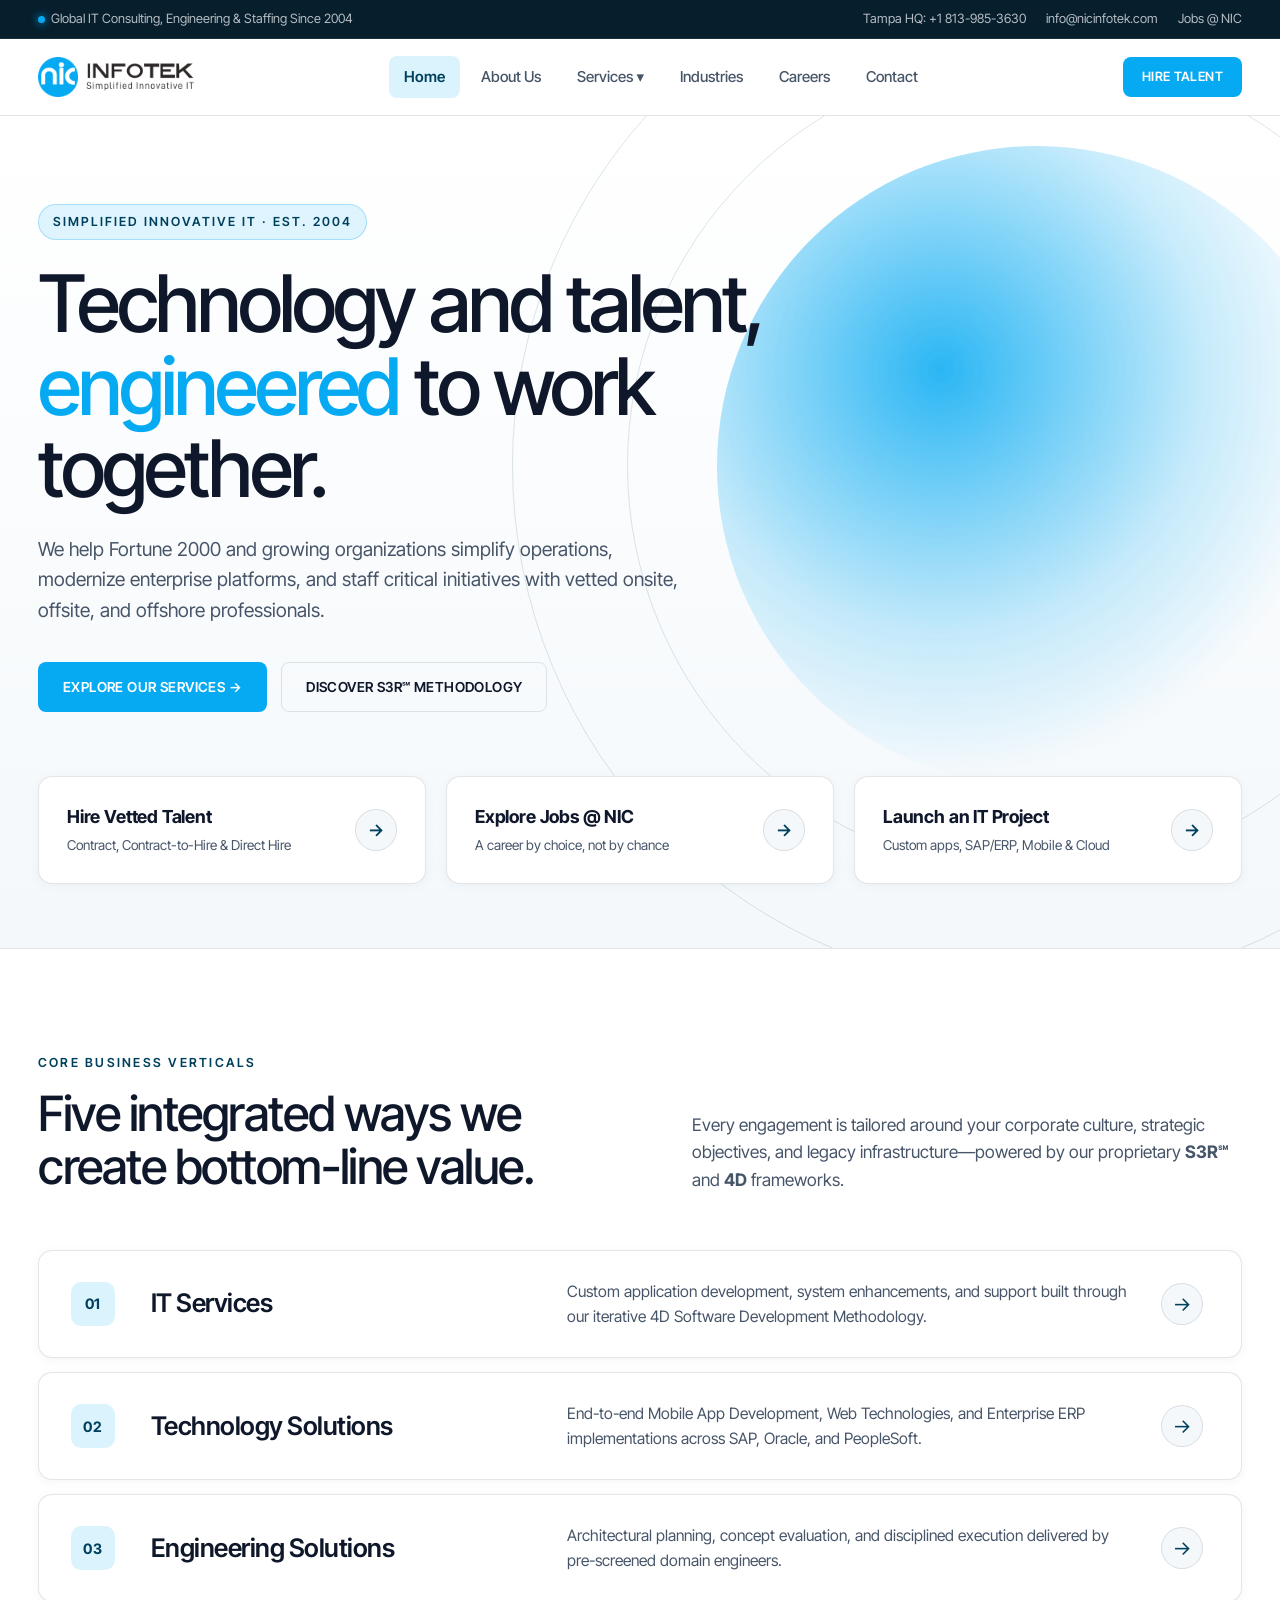
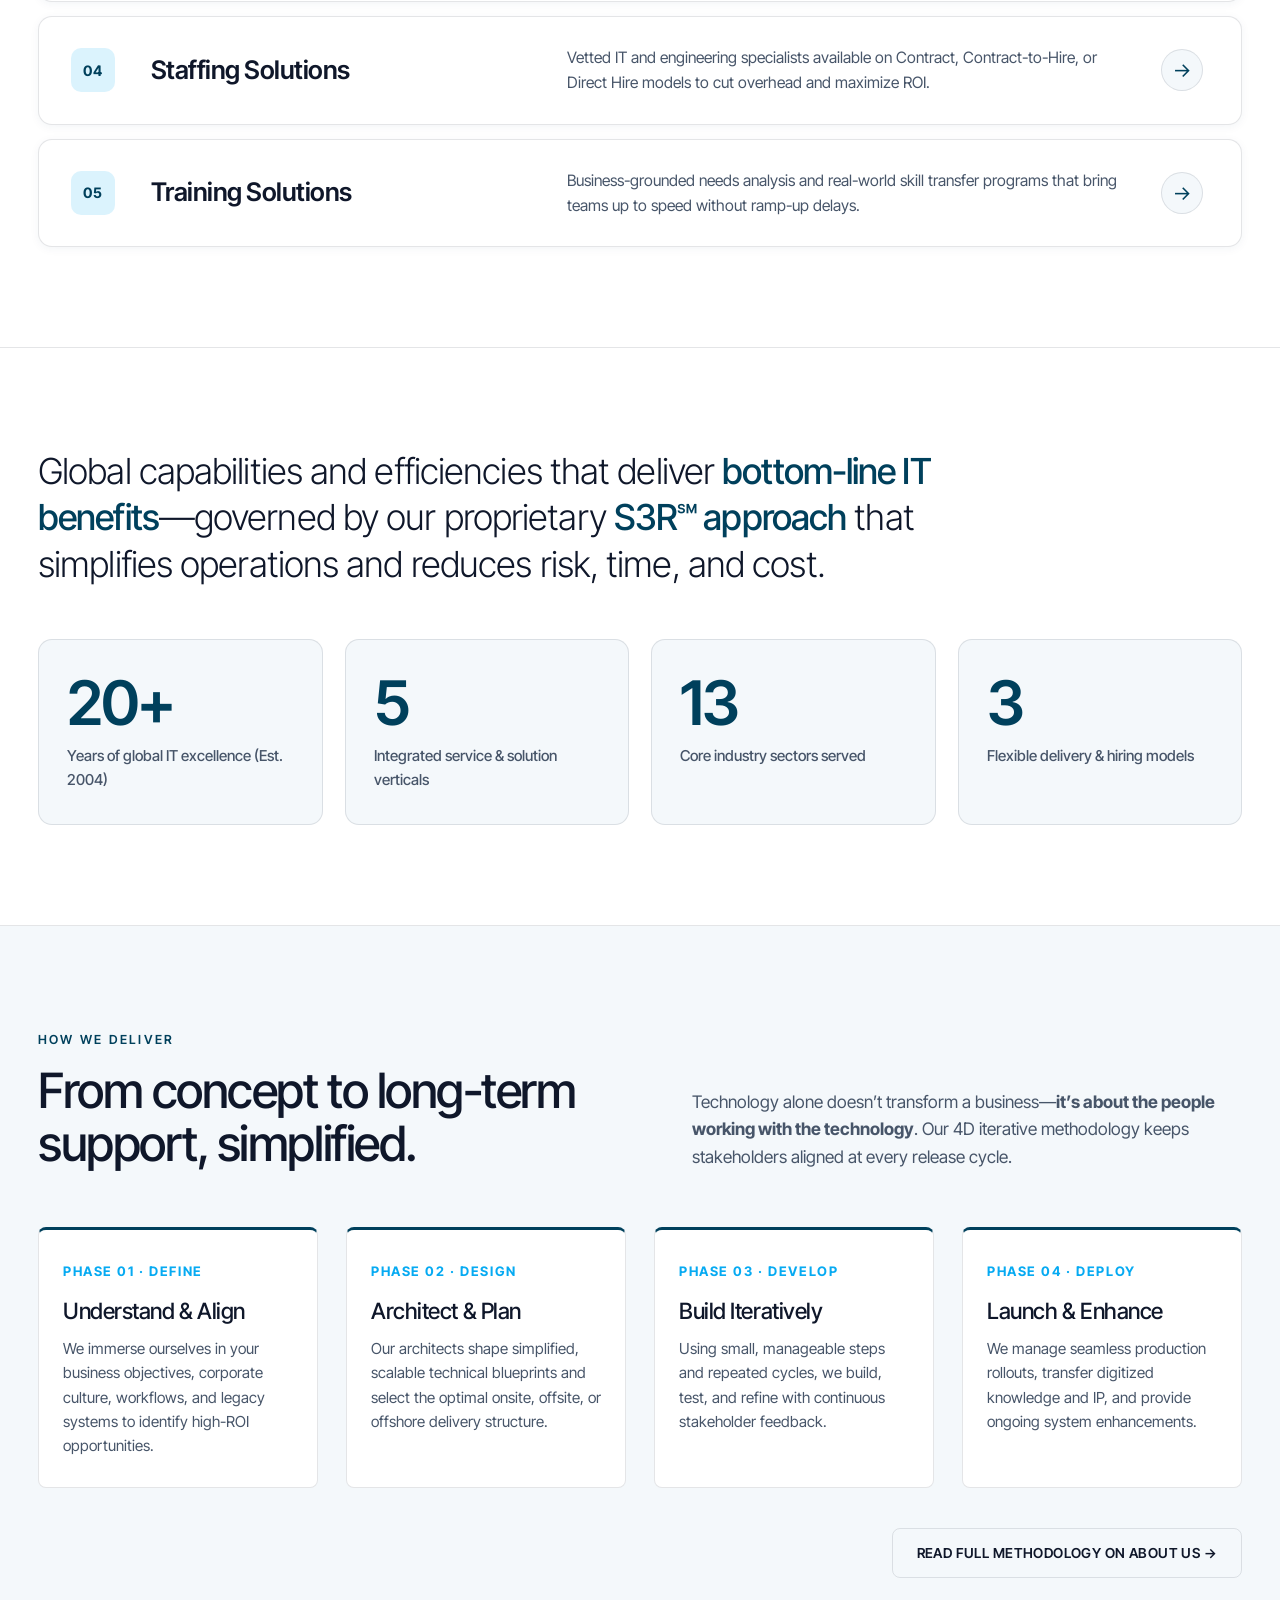
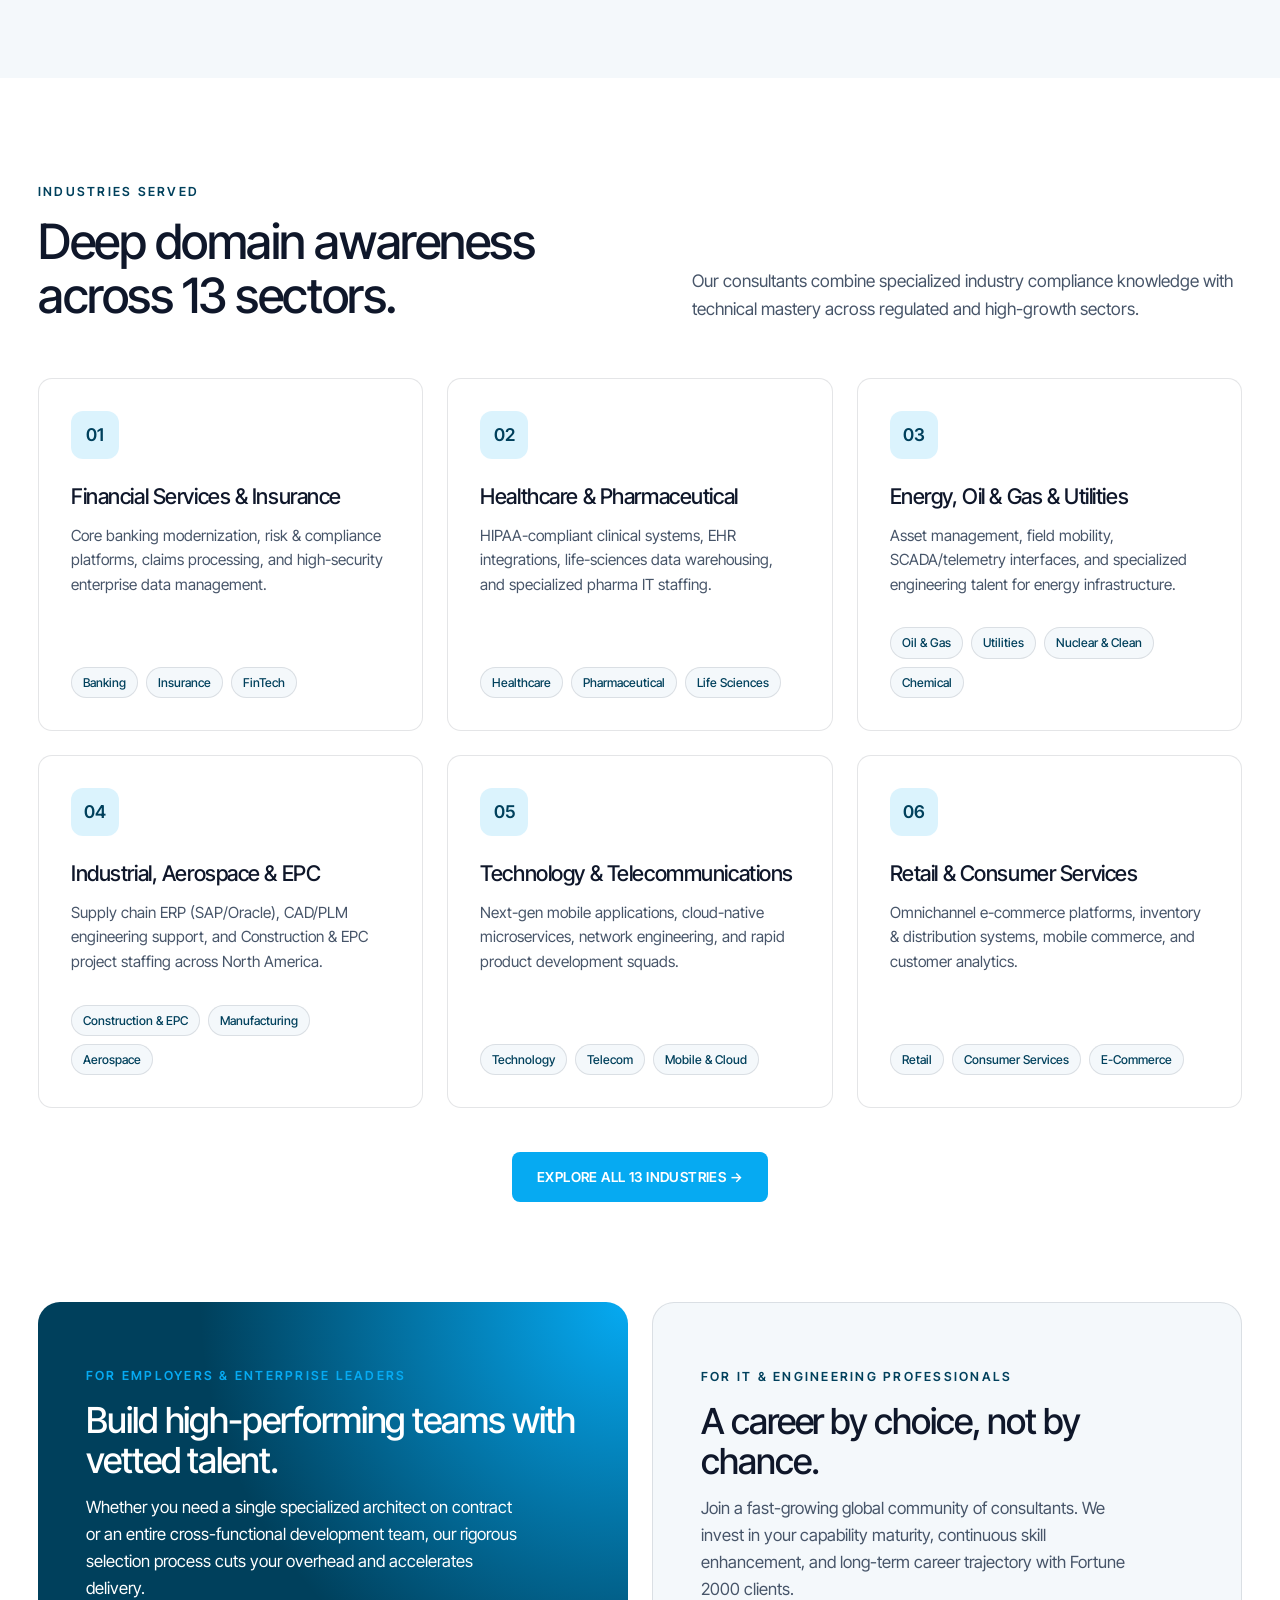
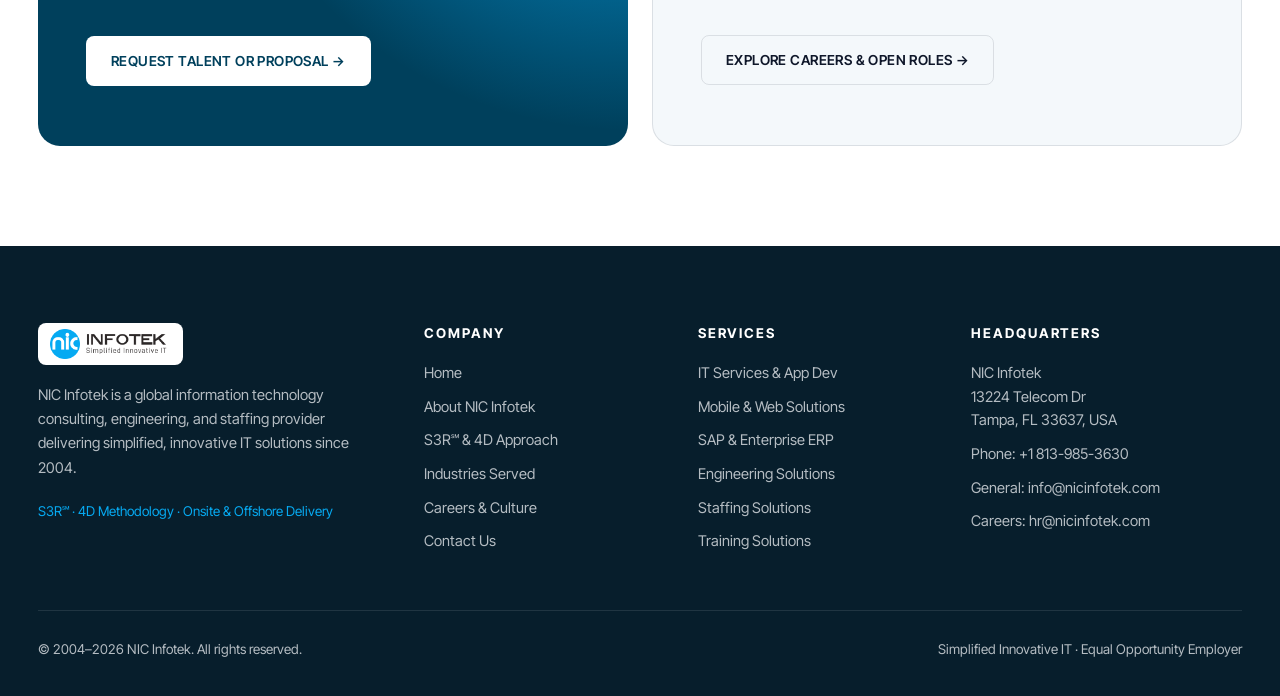
<file: index.html>
<!DOCTYPE html>
<html lang="en">
<head>
  <meta charset="utf-8">
  <meta name="viewport" content="width=device-width, initial-scale=1, viewport-fit=cover">
  <title>NIC Infotek – Simplified Innovative IT | Consulting, Engineering &amp; Staffing</title>
  <meta name="description" content="Founded in 2004 in Tampa, FL, NIC Infotek delivers simplified, innovative IT consulting, application development, engineering, training and staffing solutions to Fortune 2000 and growing organizations.">
  <link rel="preconnect" href="https://fonts.googleapis.com">
  <link rel="preconnect" href="https://fonts.gstatic.com" crossorigin>
  <link href="https://fonts.googleapis.com/css2?family=Inter+Tight:wght@300;400;500;600;700&display=swap" rel="stylesheet">
  <link rel="stylesheet" href="css/style.css">
</head>
<body>

  <!-- Top Utility Bar -->
  <div class="topbar">
    <div class="w">
      <div class="topbar-left">
        <span><i class="badge-dot"></i>Global IT Consulting, Engineering &amp; Staffing Since 2004</span>
      </div>
      <div class="topbar-right">
        <a href="tel:+18139853630">Tampa HQ: +1 813-985-3630</a>
        <a href="mailto:info@nicinfotek.com">info@nicinfotek.com</a>
        <a href="careers.html">Jobs @ NIC</a>
      </div>
    </div>
  </div>

  <!-- Main Header -->
  <header>
    <div class="w nav">
      <a href="index.html" class="lg" aria-label="NIC Infotek Home">
        <img src="images/logo.png" alt="NIC Infotek – Simplified Innovative IT">
      </a>

      <nav class="nl" aria-label="Primary Navigation">
        <a href="index.html" class="active">Home</a>
        <a href="about.html">About Us</a>
        <div class="nav-item">
          <a href="services.html">Services ▾</a>
          <div class="dropdown">
            <a href="services.html#it-services">
              <strong>01. IT Services <span>→</span></strong>
              <span>Custom apps, 4D methodology &amp; legacy integration</span>
            </a>
            <a href="services.html#technology-solutions">
              <strong>02. Technology Solutions <span>→</span></strong>
              <span>Mobile apps, Web architecture &amp; SAP / ERP</span>
            </a>
            <a href="services.html#engineering-solutions">
              <strong>03. Engineering Solutions <span>→</span></strong>
              <span>Architecture, planning &amp; technical execution</span>
            </a>
            <a href="services.html#staffing-solutions">
              <strong>04. Staffing Solutions <span>→</span></strong>
              <span>Contract, contract-to-hire &amp; direct hire</span>
            </a>
            <a href="services.html#training-solutions">
              <strong>05. Training Solutions <span>→</span></strong>
              <span>Needs analysis &amp; rapid workforce upskilling</span>
            </a>
          </div>
        </div>
        <a href="industries.html">Industries</a>
        <a href="careers.html">Careers</a>
        <a href="contact.html">Contact</a>
      </nav>

      <div class="nav-actions">
        <a href="contact.html?topic=staffing" class="btn sm">Hire Talent</a>
        <button class="menu-toggle" aria-label="Toggle Menu" aria-expanded="false">
          <svg viewBox="0 0 24 24" fill="none" stroke="currentColor" stroke-width="2">
            <path d="M4 6h16M4 12h16M4 18h16" stroke-linecap="round"/>
          </svg>
        </button>
      </div>
    </div>

    <!-- Mobile Navigation Drawer -->
    <div class="mobile-drawer">
      <div class="mobile-links">
        <a href="index.html" class="active">Home <span>→</span></a>
        <a href="about.html">About Us &amp; S3R℠ Approach <span>→</span></a>
        <a href="services.html">Services &amp; Solutions <span>→</span></a>
        <a href="industries.html">Industries Served (13) <span>→</span></a>
        <a href="careers.html">Careers &amp; Open Jobs <span>→</span></a>
        <a href="contact.html">Contact Us <span>→</span></a>
      </div>
      <div>
        <p style="color:var(--mut);font-size:0.9rem;margin-bottom:16px;">13224 Telecom Dr, Tampa, FL 33637 · +1 813-985-3630</p>
        <a href="contact.html" class="btn" style="width:100%">Start a Conversation →</a>
      </div>
    </div>
  </header>

  <main>
    <!-- Hero Section -->
    <div class="hero">
      <div class="art"></div>
      <div class="w">
        <span class="eb">Simplified Innovative IT · Est. 2004</span>
        <h1>Technology and talent, <em>engineered</em> to work together.</h1>
        <p class="lead">We help Fortune 2000 and growing organizations simplify operations, modernize enterprise platforms, and staff critical initiatives with vetted onsite, offsite, and offshore professionals.</p>
        <div class="hero-btns">
          <a href="services.html" class="btn">Explore Our Services →</a>
          <a href="about.html" class="btn o">Discover S3R℠ Methodology</a>
        </div>

        <div class="qs">
          <a href="contact.html?topic=staffing">
            <div>
              <strong>Hire Vetted Talent</strong>
              <small>Contract, Contract-to-Hire &amp; Direct Hire</small>
            </div>
            <span class="arr">→</span>
          </a>
          <a href="careers.html#jobs">
            <div>
              <strong>Explore Jobs @ NIC</strong>
              <small>A career by choice, not by chance</small>
            </div>
            <span class="arr">→</span>
          </a>
          <a href="contact.html?topic=project">
            <div>
              <strong>Launch an IT Project</strong>
              <small>Custom apps, SAP/ERP, Mobile &amp; Cloud</small>
            </div>
            <span class="arr">→</span>
          </a>
        </div>
      </div>
    </div>

    <!-- Services Overview -->
    <section id="services">
      <div class="w">
        <div class="hd">
          <div>
            <span class="k">Core Business Verticals</span>
            <h2>Five integrated ways we create bottom-line value.</h2>
          </div>
          <p>Every engagement is tailored around your corporate culture, strategic objectives, and legacy infrastructure—powered by our proprietary <b>S3R℠</b> and <b>4D</b> frameworks.</p>
        </div>
        <div>
          <a class="row rv" href="services.html#it-services">
            <span class="n">01</span>
            <h3>IT Services</h3>
            <p>Custom application development, system enhancements, and support built through our iterative 4D Software Development Methodology.</p>
            <i>→</i>
          </a>
          <a class="row rv" href="services.html#technology-solutions">
            <span class="n">02</span>
            <h3>Technology Solutions</h3>
            <p>End-to-end Mobile App Development, Web Technologies, and Enterprise ERP implementations across SAP, Oracle, and PeopleSoft.</p>
            <i>→</i>
          </a>
          <a class="row rv" href="services.html#engineering-solutions">
            <span class="n">03</span>
            <h3>Engineering Solutions</h3>
            <p>Architectural planning, concept evaluation, and disciplined execution delivered by pre-screened domain engineers.</p>
            <i>→</i>
          </a>
          <a class="row rv" href="services.html#staffing-solutions">
            <span class="n">04</span>
            <h3>Staffing Solutions</h3>
            <p>Vetted IT and engineering specialists available on Contract, Contract-to-Hire, or Direct Hire models to cut overhead and maximize ROI.</p>
            <i>→</i>
          </a>
          <a class="row rv" href="services.html#training-solutions">
            <span class="n">05</span>
            <h3>Training Solutions</h3>
            <p>Business-grounded needs analysis and real-world skill transfer programs that bring teams up to speed without ramp-up delays.</p>
            <i>→</i>
          </a>
        </div>
      </div>
    </section>

    <!-- Proprietary S3R & Numbers Strip -->
    <section class="st">
      <div class="w">
        <p class="big rv">Global capabilities and efficiencies that deliver <b>bottom-line IT benefits</b>—governed by our proprietary <b>S3R℠ approach</b> that simplifies operations and reduces risk, time, and cost.</p>
        <div class="nums rv">
          <div><b>20+</b><span>Years of global IT excellence (Est. 2004)</span></div>
          <div><b>5</b><span>Integrated service &amp; solution verticals</span></div>
          <div><b>13</b><span>Core industry sectors served</span></div>
          <div><b>3</b><span>Flexible delivery &amp; hiring models</span></div>
        </div>
      </div>
    </section>

    <!-- Our Approach (4D & S3R) -->
    <section class="dk">
      <div class="w">
        <div class="hd">
          <div>
            <span class="k">How We Deliver</span>
            <h2>From concept to long-term support, simplified.</h2>
          </div>
          <p>Technology alone doesn’t transform a business—<b>it’s about the people working with the technology</b>. Our 4D iterative methodology keeps stakeholders aligned at every release cycle.</p>
        </div>
        <div class="ph">
          <div class="rv">
            <b>Phase 01 · Define</b>
            <h3>Understand &amp; Align</h3>
            <p>We immerse ourselves in your business objectives, corporate culture, workflows, and legacy systems to identify high-ROI opportunities.</p>
          </div>
          <div class="rv">
            <b>Phase 02 · Design</b>
            <h3>Architect &amp; Plan</h3>
            <p>Our architects shape simplified, scalable technical blueprints and select the optimal onsite, offsite, or offshore delivery structure.</p>
          </div>
          <div class="rv">
            <b>Phase 03 · Develop</b>
            <h3>Build Iteratively</h3>
            <p>Using small, manageable steps and repeated cycles, we build, test, and refine with continuous stakeholder feedback.</p>
          </div>
          <div class="rv">
            <b>Phase 04 · Deploy</b>
            <h3>Launch &amp; Enhance</h3>
            <p>We manage seamless production rollouts, transfer digitized knowledge and IP, and provide ongoing system enhancements.</p>
          </div>
        </div>
        <div class="sec-action-right">
          <a href="about.html#methodology" class="btn o">Read Full Methodology on About Us →</a>
        </div>
      </div>
    </section>

    <!-- Industries Preview -->
    <section>
      <div class="w">
        <div class="hd">
          <div>
            <span class="k">Industries Served</span>
            <h2>Deep domain awareness across 13 sectors.</h2>
          </div>
          <p>Our consultants combine specialized industry compliance knowledge with technical mastery across regulated and high-growth sectors.</p>
        </div>

        <div class="grid-3">
          <a href="industries.html" class="card rv">
            <div>
              <div class="card-icon">01</div>
              <h3>Financial Services &amp; Insurance</h3>
              <p>Core banking modernization, risk &amp; compliance platforms, claims processing, and high-security enterprise data management.</p>
            </div>
            <div class="tag-list">
              <span class="tag">Banking</span>
              <span class="tag">Insurance</span>
              <span class="tag">FinTech</span>
            </div>
          </a>

          <a href="industries.html" class="card rv">
            <div>
              <div class="card-icon">02</div>
              <h3>Healthcare &amp; Pharmaceutical</h3>
              <p>HIPAA-compliant clinical systems, EHR integrations, life-sciences data warehousing, and specialized pharma IT staffing.</p>
            </div>
            <div class="tag-list">
              <span class="tag">Healthcare</span>
              <span class="tag">Pharmaceutical</span>
              <span class="tag">Life Sciences</span>
            </div>
          </a>

          <a href="industries.html" class="card rv">
            <div>
              <div class="card-icon">03</div>
              <h3>Energy, Oil &amp; Gas &amp; Utilities</h3>
              <p>Asset management, field mobility, SCADA/telemetry interfaces, and specialized engineering talent for energy infrastructure.</p>
            </div>
            <div class="tag-list">
              <span class="tag">Oil &amp; Gas</span>
              <span class="tag">Utilities</span>
              <span class="tag">Nuclear &amp; Clean</span>
              <span class="tag">Chemical</span>
            </div>
          </a>

          <a href="industries.html" class="card rv">
            <div>
              <div class="card-icon">04</div>
              <h3>Industrial, Aerospace &amp; EPC</h3>
              <p>Supply chain ERP (SAP/Oracle), CAD/PLM engineering support, and Construction &amp; EPC project staffing across North America.</p>
            </div>
            <div class="tag-list">
              <span class="tag">Construction &amp; EPC</span>
              <span class="tag">Manufacturing</span>
              <span class="tag">Aerospace</span>
            </div>
          </a>

          <a href="industries.html" class="card rv">
            <div>
              <div class="card-icon">05</div>
              <h3>Technology &amp; Telecommunications</h3>
              <p>Next-gen mobile applications, cloud-native microservices, network engineering, and rapid product development squads.</p>
            </div>
            <div class="tag-list">
              <span class="tag">Technology</span>
              <span class="tag">Telecom</span>
              <span class="tag">Mobile &amp; Cloud</span>
            </div>
          </a>

          <a href="industries.html" class="card rv">
            <div>
              <div class="card-icon">06</div>
              <h3>Retail &amp; Consumer Services</h3>
              <p>Omnichannel e-commerce platforms, inventory &amp; distribution systems, mobile commerce, and customer analytics.</p>
            </div>
            <div class="tag-list">
              <span class="tag">Retail</span>
              <span class="tag">Consumer Services</span>
              <span class="tag">E-Commerce</span>
            </div>
          </a>
        </div>

        <div style="margin-top:44px;text-align:center">
          <a href="industries.html" class="btn">Explore All 13 Industries →</a>
        </div>
      </div>
    </section>

    <!-- Dual CTA Portals -->
    <section style="padding-top:0">
      <div class="w">
        <div class="two">
          <div class="pn a rv">
            <div>
              <span class="k" style="color:var(--acc-light)">For Employers &amp; Enterprise Leaders</span>
              <h3>Build high-performing teams with vetted talent.</h3>
              <p>Whether you need a single specialized architect on contract or an entire cross-functional development team, our rigorous selection process cuts your overhead and accelerates delivery.</p>
            </div>
            <a class="btn light" href="contact.html?topic=staffing">Request Talent or Proposal →</a>
          </div>

          <div class="pn b rv">
            <div>
              <span class="k">For IT &amp; Engineering Professionals</span>
              <h3>A career by choice, not by chance.</h3>
              <p>Join a fast-growing global community of consultants. We invest in your capability maturity, continuous skill enhancement, and long-term career trajectory with Fortune 2000 clients.</p>
            </div>
            <a class="btn o" href="careers.html">Explore Careers &amp; Open Roles →</a>
          </div>
        </div>
      </div>
    </section>
  </main>

  <!-- Global Footer -->
  <footer>
    <div class="w">
      <div class="footer-grid">
        <div class="footer-brand">
          <img src="images/logo.png" alt="NIC Infotek">
          <p>NIC Infotek is a global information technology consulting, engineering, and staffing provider delivering simplified, innovative IT solutions since 2004.</p>
          <p style="font-size:0.84rem;color:var(--acc-light)">S3R℠ · 4D Methodology · Onsite &amp; Offshore Delivery</p>
        </div>

        <div class="footer-col">
          <h4>Company</h4>
          <ul>
            <li><a href="index.html">Home</a></li>
            <li><a href="about.html">About NIC Infotek</a></li>
            <li><a href="about.html#methodology">S3R℠ &amp; 4D Approach</a></li>
            <li><a href="industries.html">Industries Served</a></li>
            <li><a href="careers.html">Careers &amp; Culture</a></li>
            <li><a href="contact.html">Contact Us</a></li>
          </ul>
        </div>

        <div class="footer-col">
          <h4>Services</h4>
          <ul>
            <li><a href="services.html#it-services">IT Services &amp; App Dev</a></li>
            <li><a href="services.html#technology-solutions">Mobile &amp; Web Solutions</a></li>
            <li><a href="services.html#technology-solutions">SAP &amp; Enterprise ERP</a></li>
            <li><a href="services.html#engineering-solutions">Engineering Solutions</a></li>
            <li><a href="services.html#staffing-solutions">Staffing Solutions</a></li>
            <li><a href="services.html#training-solutions">Training Solutions</a></li>
          </ul>
        </div>

        <div class="footer-col">
          <h4>Headquarters</h4>
          <ul>
            <li>NIC Infotek<br>13224 Telecom Dr<br>Tampa, FL 33637, USA</li>
            <li>Phone: <a href="tel:+18139853630">+1 813-985-3630</a></li>
            <li>General: <a href="mailto:info@nicinfotek.com">info@nicinfotek.com</a></li>
            <li>Careers: <a href="mailto:hr@nicinfotek.com">hr@nicinfotek.com</a></li>
          </ul>
        </div>
      </div>

      <div class="footer-bottom">
        <span>© 2004–2026 NIC Infotek. All rights reserved.</span>
        <span>Simplified Innovative IT · Equal Opportunity Employer</span>
      </div>
    </div>
  </footer>

  <script src="js/main.js" defer></script>
</body>
</html>
</file>
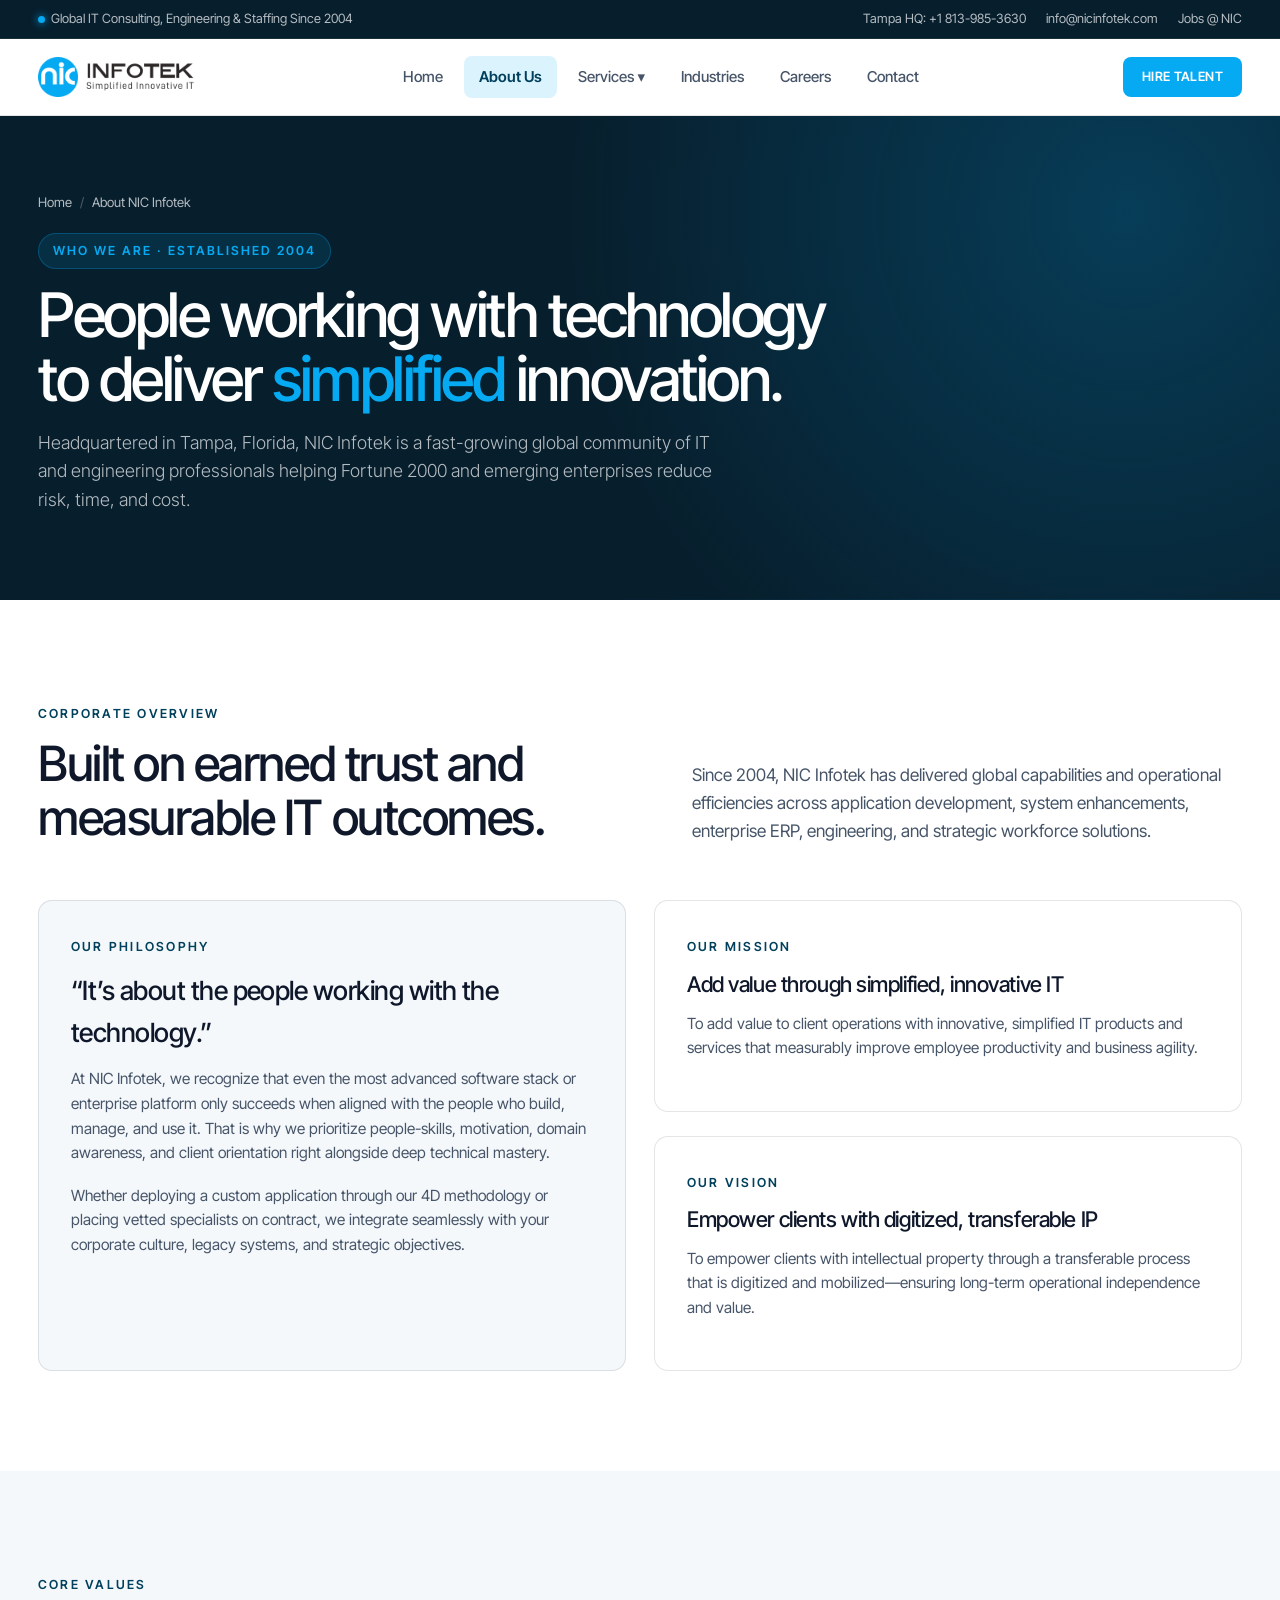
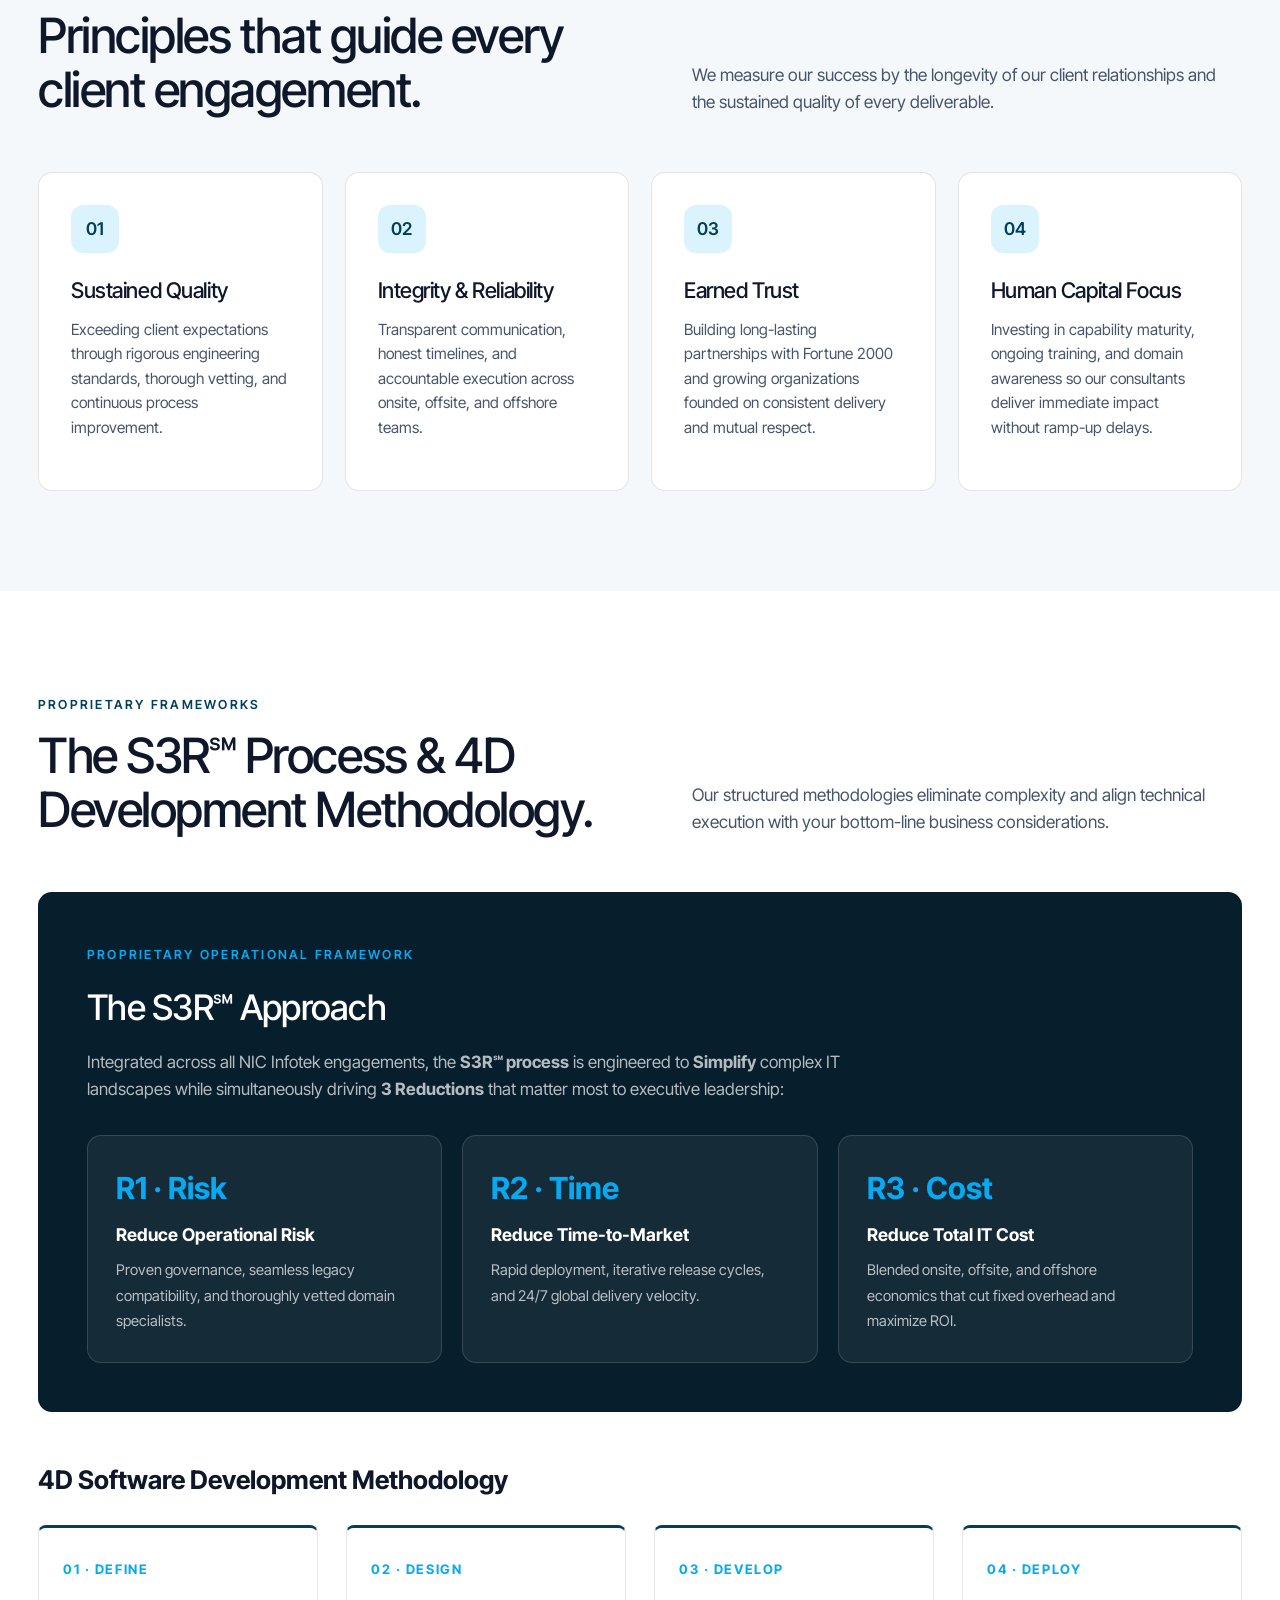
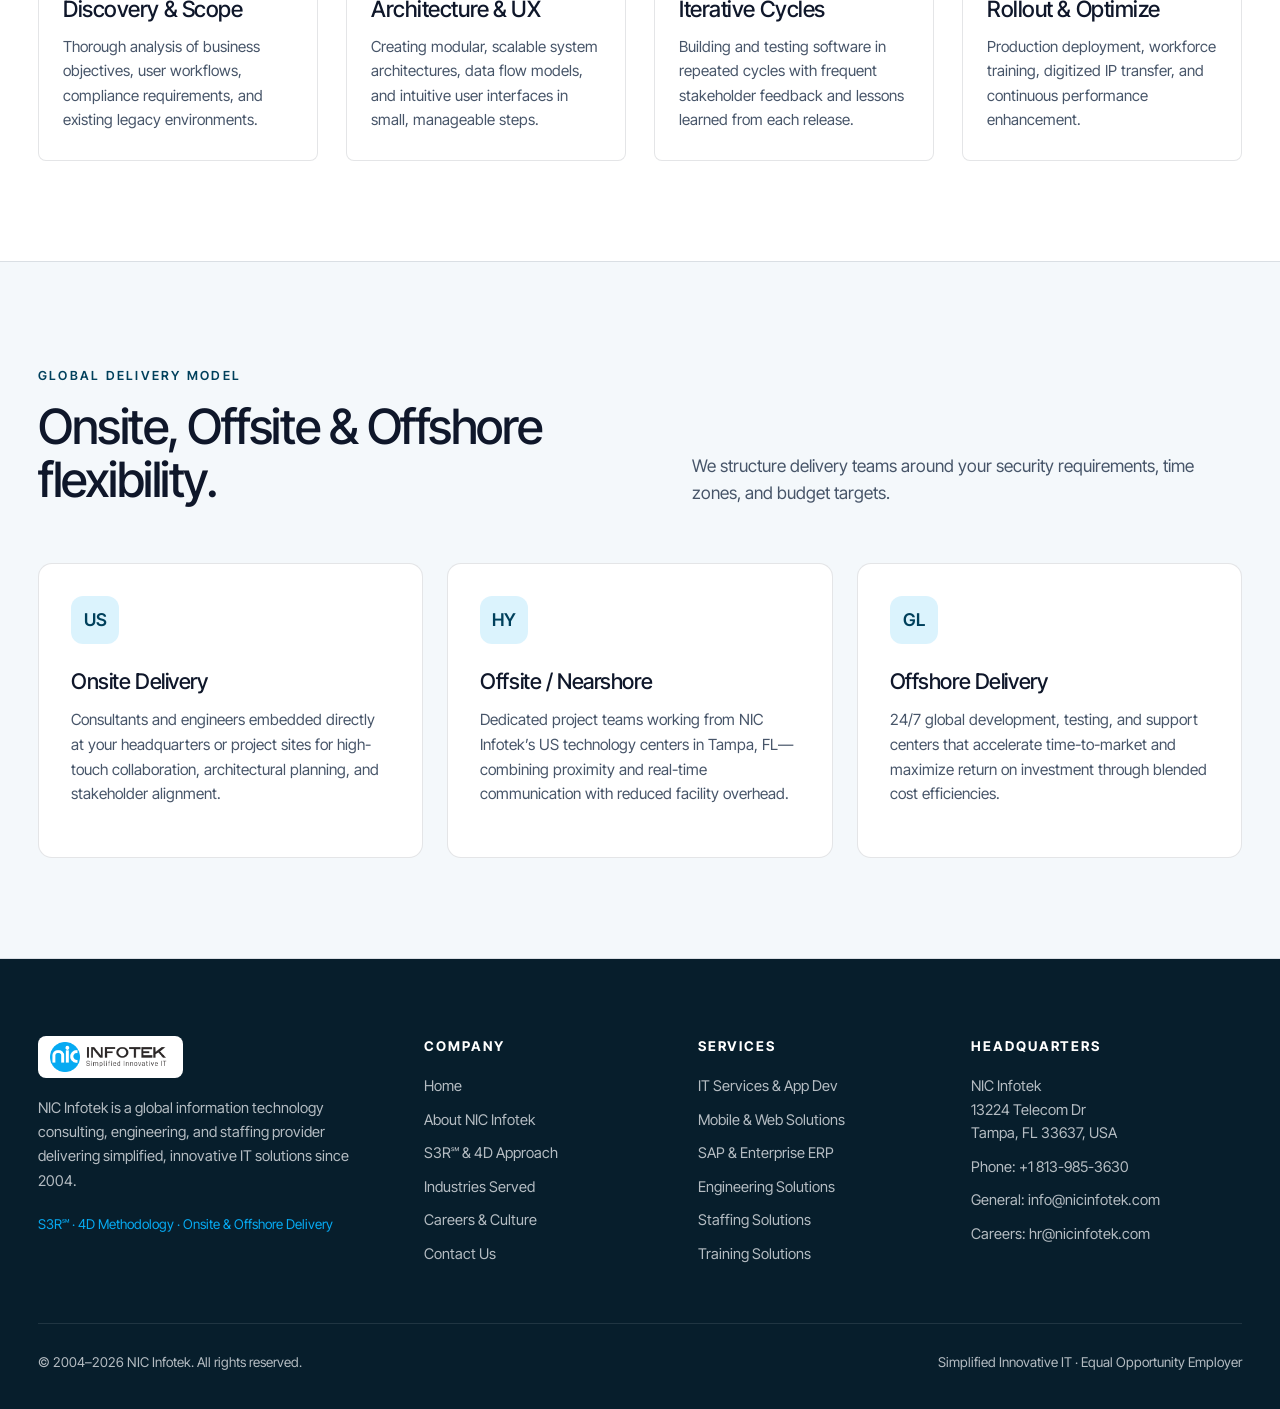
<file: about.html>
<!DOCTYPE html>
<html lang="en">
<head>
  <meta charset="utf-8">
  <meta name="viewport" content="width=device-width, initial-scale=1, viewport-fit=cover">
  <title>About Us – NIC Infotek | Mission, Vision, S3R℠ &amp; 4D Methodology</title>
  <meta name="description" content="Learn about NIC Infotek, founded in 2004 in Tampa, FL. Discover our mission, vision, core values, and proprietary S3R℠ and 4D Software Development methodologies.">
  <link rel="preconnect" href="https://fonts.googleapis.com">
  <link rel="preconnect" href="https://fonts.gstatic.com" crossorigin>
  <link href="https://fonts.googleapis.com/css2?family=Inter+Tight:wght@300;400;500;600;700&display=swap" rel="stylesheet">
  <link rel="stylesheet" href="css/style.css">
</head>
<body>

  <!-- Top Utility Bar -->
  <div class="topbar">
    <div class="w">
      <div class="topbar-left">
        <span><i class="badge-dot"></i>Global IT Consulting, Engineering &amp; Staffing Since 2004</span>
      </div>
      <div class="topbar-right">
        <a href="tel:+18139853630">Tampa HQ: +1 813-985-3630</a>
        <a href="mailto:info@nicinfotek.com">info@nicinfotek.com</a>
        <a href="careers.html">Jobs @ NIC</a>
      </div>
    </div>
  </div>

  <!-- Main Header -->
  <header>
    <div class="w nav">
      <a href="index.html" class="lg" aria-label="NIC Infotek Home">
        <img src="images/logo.png" alt="NIC Infotek – Simplified Innovative IT">
      </a>

      <nav class="nl" aria-label="Primary Navigation">
        <a href="index.html">Home</a>
        <a href="about.html" class="active">About Us</a>
        <div class="nav-item">
          <a href="services.html">Services ▾</a>
          <div class="dropdown">
            <a href="services.html#it-services">
              <strong>01. IT Services <span>→</span></strong>
              <span>Custom apps, 4D methodology &amp; legacy integration</span>
            </a>
            <a href="services.html#technology-solutions">
              <strong>02. Technology Solutions <span>→</span></strong>
              <span>Mobile apps, Web architecture &amp; SAP / ERP</span>
            </a>
            <a href="services.html#engineering-solutions">
              <strong>03. Engineering Solutions <span>→</span></strong>
              <span>Architecture, planning &amp; technical execution</span>
            </a>
            <a href="services.html#staffing-solutions">
              <strong>04. Staffing Solutions <span>→</span></strong>
              <span>Contract, contract-to-hire &amp; direct hire</span>
            </a>
            <a href="services.html#training-solutions">
              <strong>05. Training Solutions <span>→</span></strong>
              <span>Needs analysis &amp; rapid workforce upskilling</span>
            </a>
          </div>
        </div>
        <a href="industries.html">Industries</a>
        <a href="careers.html">Careers</a>
        <a href="contact.html">Contact</a>
      </nav>

      <div class="nav-actions">
        <a href="contact.html?topic=staffing" class="btn sm">Hire Talent</a>
        <button class="menu-toggle" aria-label="Toggle Menu" aria-expanded="false">
          <svg viewBox="0 0 24 24" fill="none" stroke="currentColor" stroke-width="2">
            <path d="M4 6h16M4 12h16M4 18h16" stroke-linecap="round"/>
          </svg>
        </button>
      </div>
    </div>

    <div class="mobile-drawer">
      <div class="mobile-links">
        <a href="index.html">Home <span>→</span></a>
        <a href="about.html" class="active">About Us &amp; S3R℠ Approach <span>→</span></a>
        <a href="services.html">Services &amp; Solutions <span>→</span></a>
        <a href="industries.html">Industries Served (13) <span>→</span></a>
        <a href="careers.html">Careers &amp; Open Jobs <span>→</span></a>
        <a href="contact.html">Contact Us <span>→</span></a>
      </div>
      <div>
        <p style="color:var(--mut);font-size:0.9rem;margin-bottom:16px;">13224 Telecom Dr, Tampa, FL 33637 · +1 813-985-3630</p>
        <a href="contact.html" class="btn" style="width:100%">Start a Conversation →</a>
      </div>
    </div>
  </header>

  <main>
    <!-- Page Hero -->
    <div class="page-hero">
      <div class="w">
        <div class="breadcrumbs">
          <a href="index.html">Home</a>
          <span class="sep">/</span>
          <span>About NIC Infotek</span>
        </div>
        <span class="eb" style="color:var(--acc-light)">Who We Are · Established 2004</span>
        <h1>People working with technology to deliver <em>simplified</em> innovation.</h1>
        <p class="lead">Headquartered in Tampa, Florida, NIC Infotek is a fast-growing global community of IT and engineering professionals helping Fortune 2000 and emerging enterprises reduce risk, time, and cost.</p>
      </div>
    </div>

    <!-- Story & Overview -->
    <section>
      <div class="w">
        <div class="hd">
          <div>
            <span class="k">Corporate Overview</span>
            <h2>Built on earned trust and measurable IT outcomes.</h2>
          </div>
          <p>Since 2004, NIC Infotek has delivered global capabilities and operational efficiencies across application development, system enhancements, enterprise ERP, engineering, and strategic workforce solutions.</p>
        </div>

        <div class="grid-2 rv">
          <div class="card" style="background:var(--surf)">
            <div>
              <span class="k">Our Philosophy</span>
              <h3 style="font-size:1.65rem;margin-top:10px">“It’s about the people working with the technology.”</h3>
              <p style="margin-top:14px">At NIC Infotek, we recognize that even the most advanced software stack or enterprise platform only succeeds when aligned with the people who build, manage, and use it. That is why we prioritize people-skills, motivation, domain awareness, and client orientation right alongside deep technical mastery.</p>
              <p>Whether deploying a custom application through our 4D methodology or placing vetted specialists on contract, we integrate seamlessly with your corporate culture, legacy systems, and strategic objectives.</p>
            </div>
          </div>

          <div style="display:grid;gap:24px">
            <div class="card">
              <div>
                <span class="k">Our Mission</span>
                <h3 style="margin-top:8px">Add value through simplified, innovative IT</h3>
                <p>To add value to client operations with innovative, simplified IT products and services that measurably improve employee productivity and business agility.</p>
              </div>
            </div>
            <div class="card">
              <div>
                <span class="k">Our Vision</span>
                <h3 style="margin-top:8px">Empower clients with digitized, transferable IP</h3>
                <p>To empower clients with intellectual property through a transferable process that is digitized and mobilized—ensuring long-term operational independence and value.</p>
              </div>
            </div>
          </div>
        </div>
      </div>
    </section>

    <!-- Core Values -->
    <section class="dk">
      <div class="w">
        <div class="hd">
          <div>
            <span class="k">Core Values</span>
            <h2>Principles that guide every client engagement.</h2>
          </div>
          <p>We measure our success by the longevity of our client relationships and the sustained quality of every deliverable.</p>
        </div>

        <div class="grid-4">
          <div class="card rv">
            <div>
              <div class="card-icon">01</div>
              <h3>Sustained Quality</h3>
              <p>Exceeding client expectations through rigorous engineering standards, thorough vetting, and continuous process improvement.</p>
            </div>
          </div>
          <div class="card rv">
            <div>
              <div class="card-icon">02</div>
              <h3>Integrity &amp; Reliability</h3>
              <p>Transparent communication, honest timelines, and accountable execution across onsite, offsite, and offshore teams.</p>
            </div>
          </div>
          <div class="card rv">
            <div>
              <div class="card-icon">03</div>
              <h3>Earned Trust</h3>
              <p>Building long-lasting partnerships with Fortune 2000 and growing organizations founded on consistent delivery and mutual respect.</p>
            </div>
          </div>
          <div class="card rv">
            <div>
              <div class="card-icon">04</div>
              <h3>Human Capital Focus</h3>
              <p>Investing in capability maturity, ongoing training, and domain awareness so our consultants deliver immediate impact without ramp-up delays.</p>
            </div>
          </div>
        </div>
      </div>
    </section>

    <!-- Proprietary Methodologies: S3R & 4D -->
    <section id="methodology">
      <div class="w">
        <div class="hd">
          <div>
            <span class="k">Proprietary Frameworks</span>
            <h2>The S3R℠ Process &amp; 4D Development Methodology.</h2>
          </div>
          <p>Our structured methodologies eliminate complexity and align technical execution with your bottom-line business considerations.</p>
        </div>

        <!-- S3R Banner Card -->
        <div class="card s3r-banner rv">
          <div style="max-width:760px;margin-bottom:32px">
            <span class="k" style="color:var(--acc-light)">Proprietary Operational Framework</span>
            <h3 style="font-size:2.2rem;color:#fff;margin:12px 0 14px">The S3R℠ Approach</h3>
            <p style="color:var(--dkm);font-size:1.06rem;margin:0">Integrated across all NIC Infotek engagements, the <b>S3R℠ process</b> is engineered to <b>Simplify</b> complex IT landscapes while simultaneously driving <b>3 Reductions</b> that matter most to executive leadership:</p>
          </div>
          <div class="grid-3" style="gap:20px">
            <div style="background:rgba(255,255,255,0.06);border:1px solid rgba(255,255,255,0.14);padding:28px;border-radius:var(--radius)">
              <b style="color:var(--acc-light);font-size:1.9rem;display:block;margin-bottom:8px">R1 · Risk</b>
              <strong style="display:block;margin-bottom:8px;font-size:1.1rem">Reduce Operational Risk</strong>
              <span style="font-size:0.92rem;color:var(--dkm)">Proven governance, seamless legacy compatibility, and thoroughly vetted domain specialists.</span>
            </div>
            <div style="background:rgba(255,255,255,0.06);border:1px solid rgba(255,255,255,0.14);padding:28px;border-radius:var(--radius)">
              <b style="color:var(--acc-light);font-size:1.9rem;display:block;margin-bottom:8px">R2 · Time</b>
              <strong style="display:block;margin-bottom:8px;font-size:1.1rem">Reduce Time-to-Market</strong>
              <span style="font-size:0.92rem;color:var(--dkm)">Rapid deployment, iterative release cycles, and 24/7 global delivery velocity.</span>
            </div>
            <div style="background:rgba(255,255,255,0.06);border:1px solid rgba(255,255,255,0.14);padding:28px;border-radius:var(--radius)">
              <b style="color:var(--acc-light);font-size:1.9rem;display:block;margin-bottom:8px">R3 · Cost</b>
              <strong style="display:block;margin-bottom:8px;font-size:1.1rem">Reduce Total IT Cost</strong>
              <span style="font-size:0.92rem;color:var(--dkm)">Blended onsite, offsite, and offshore economics that cut fixed overhead and maximize ROI.</span>
            </div>
          </div>
        </div>

        <!-- 4D Methodology -->
        <h3 style="font-size:1.6rem;margin:0 0 24px" class="rv">4D Software Development Methodology</h3>
        <div class="ph">
          <div class="rv">
            <b>01 · Define</b>
            <h3>Discovery &amp; Scope</h3>
            <p>Thorough analysis of business objectives, user workflows, compliance requirements, and existing legacy environments.</p>
          </div>
          <div class="rv">
            <b>02 · Design</b>
            <h3>Architecture &amp; UX</h3>
            <p>Creating modular, scalable system architectures, data flow models, and intuitive user interfaces in small, manageable steps.</p>
          </div>
          <div class="rv">
            <b>03 · Develop</b>
            <h3>Iterative Cycles</h3>
            <p>Building and testing software in repeated cycles with frequent stakeholder feedback and lessons learned from each release.</p>
          </div>
          <div class="rv">
            <b>04 · Deploy</b>
            <h3>Rollout &amp; Optimize</h3>
            <p>Production deployment, workforce training, digitized IP transfer, and continuous performance enhancement.</p>
          </div>
        </div>
      </div>
    </section>

    <!-- Global Delivery Model -->
    <section class="st" style="background:var(--surf)">
      <div class="w">
        <div class="hd">
          <div>
            <span class="k">Global Delivery Model</span>
            <h2>Onsite, Offsite &amp; Offshore flexibility.</h2>
          </div>
          <p>We structure delivery teams around your security requirements, time zones, and budget targets.</p>
        </div>

        <div class="grid-3">
          <div class="card rv">
            <div>
              <div class="card-icon">US</div>
              <h3>Onsite Delivery</h3>
              <p>Consultants and engineers embedded directly at your headquarters or project sites for high-touch collaboration, architectural planning, and stakeholder alignment.</p>
            </div>
          </div>
          <div class="card rv">
            <div>
              <div class="card-icon">HY</div>
              <h3>Offsite / Nearshore</h3>
              <p>Dedicated project teams working from NIC Infotek’s US technology centers in Tampa, FL—combining proximity and real-time communication with reduced facility overhead.</p>
            </div>
          </div>
          <div class="card rv">
            <div>
              <div class="card-icon">GL</div>
              <h3>Offshore Delivery</h3>
              <p>24/7 global development, testing, and support centers that accelerate time-to-market and maximize return on investment through blended cost efficiencies.</p>
            </div>
          </div>
        </div>
      </div>
    </section>
  </main>

  <!-- Global Footer -->
  <footer>
    <div class="w">
      <div class="footer-grid">
        <div class="footer-brand">
          <img src="images/logo.png" alt="NIC Infotek">
          <p>NIC Infotek is a global information technology consulting, engineering, and staffing provider delivering simplified, innovative IT solutions since 2004.</p>
          <p style="font-size:0.84rem;color:var(--acc-light)">S3R℠ · 4D Methodology · Onsite &amp; Offshore Delivery</p>
        </div>

        <div class="footer-col">
          <h4>Company</h4>
          <ul>
            <li><a href="index.html">Home</a></li>
            <li><a href="about.html">About NIC Infotek</a></li>
            <li><a href="about.html#methodology">S3R℠ &amp; 4D Approach</a></li>
            <li><a href="industries.html">Industries Served</a></li>
            <li><a href="careers.html">Careers &amp; Culture</a></li>
            <li><a href="contact.html">Contact Us</a></li>
          </ul>
        </div>

        <div class="footer-col">
          <h4>Services</h4>
          <ul>
            <li><a href="services.html#it-services">IT Services &amp; App Dev</a></li>
            <li><a href="services.html#technology-solutions">Mobile &amp; Web Solutions</a></li>
            <li><a href="services.html#technology-solutions">SAP &amp; Enterprise ERP</a></li>
            <li><a href="services.html#engineering-solutions">Engineering Solutions</a></li>
            <li><a href="services.html#staffing-solutions">Staffing Solutions</a></li>
            <li><a href="services.html#training-solutions">Training Solutions</a></li>
          </ul>
        </div>

        <div class="footer-col">
          <h4>Headquarters</h4>
          <ul>
            <li>NIC Infotek<br>13224 Telecom Dr<br>Tampa, FL 33637, USA</li>
            <li>Phone: <a href="tel:+18139853630">+1 813-985-3630</a></li>
            <li>General: <a href="mailto:info@nicinfotek.com">info@nicinfotek.com</a></li>
            <li>Careers: <a href="mailto:hr@nicinfotek.com">hr@nicinfotek.com</a></li>
          </ul>
        </div>
      </div>

      <div class="footer-bottom">
        <span>© 2004–2026 NIC Infotek. All rights reserved.</span>
        <span>Simplified Innovative IT · Equal Opportunity Employer</span>
      </div>
    </div>
  </footer>

  <script src="js/main.js" defer></script>
</body>
</html>
</file>
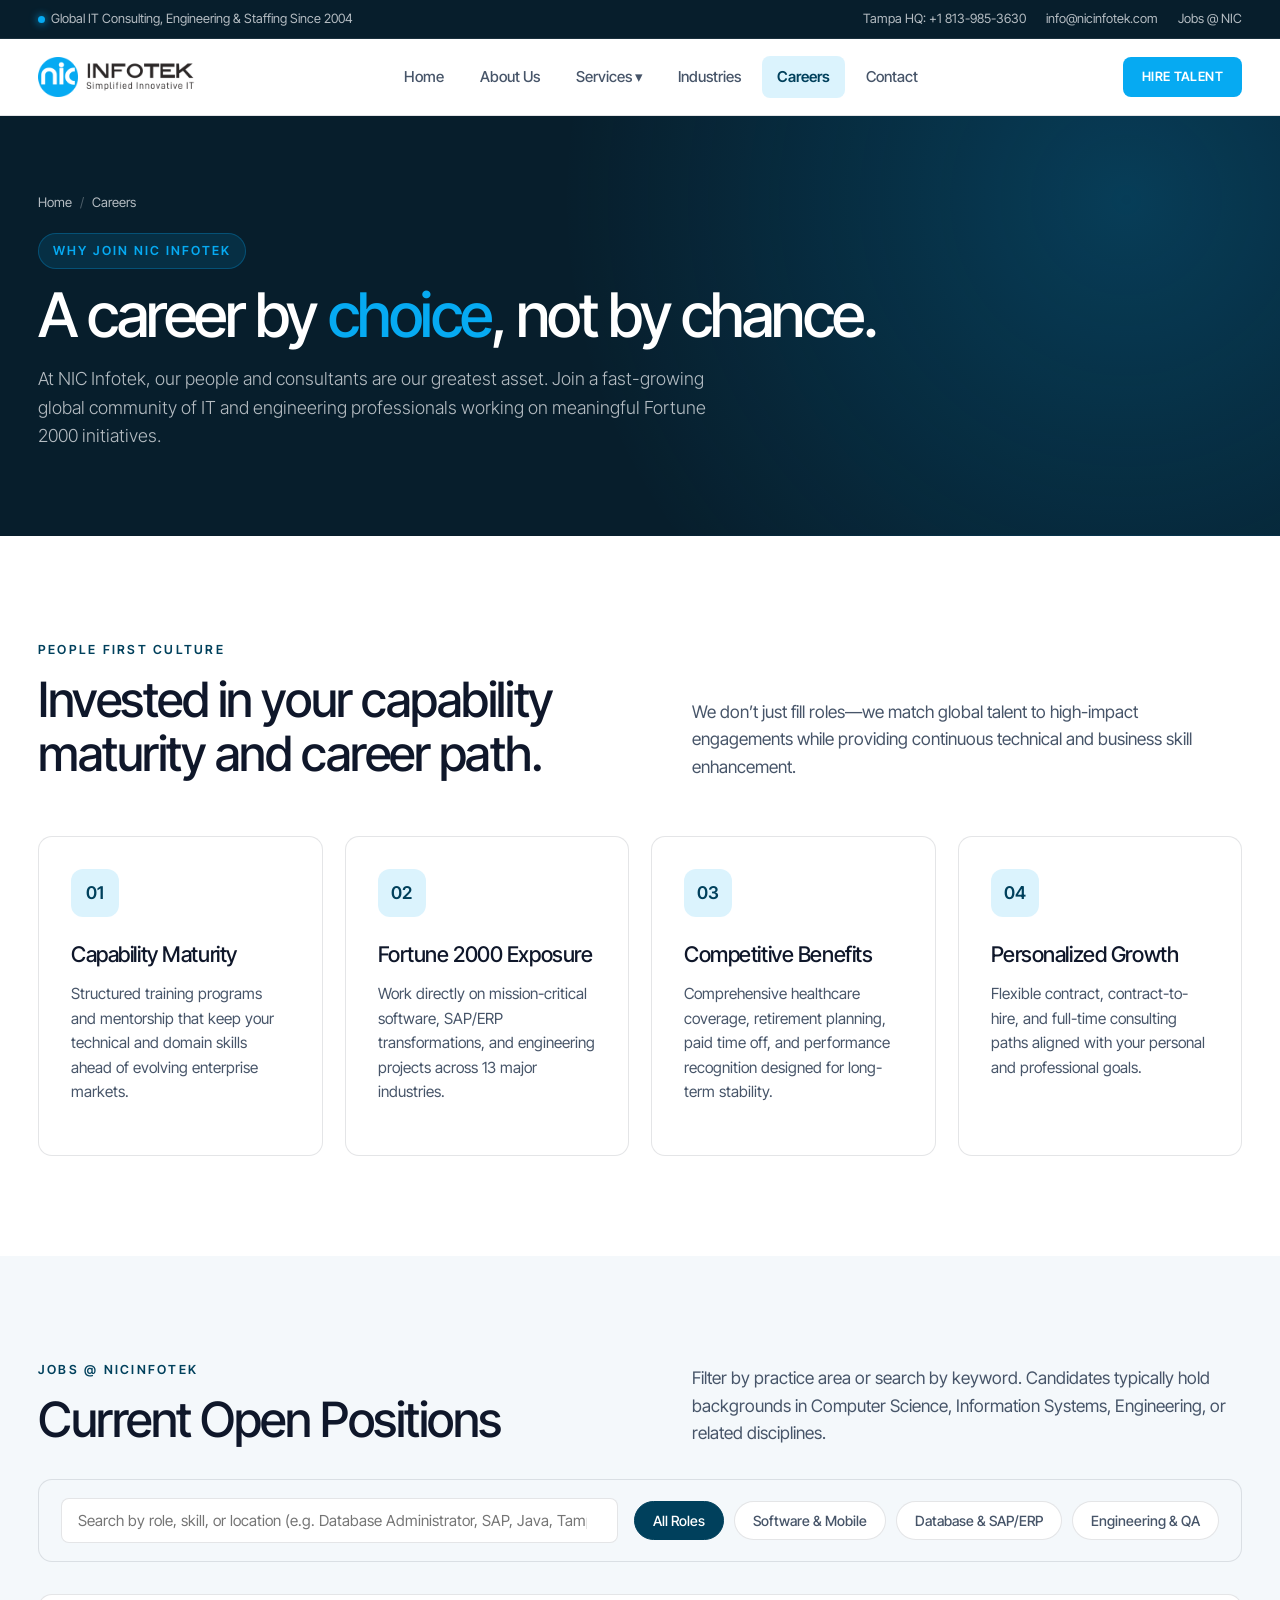
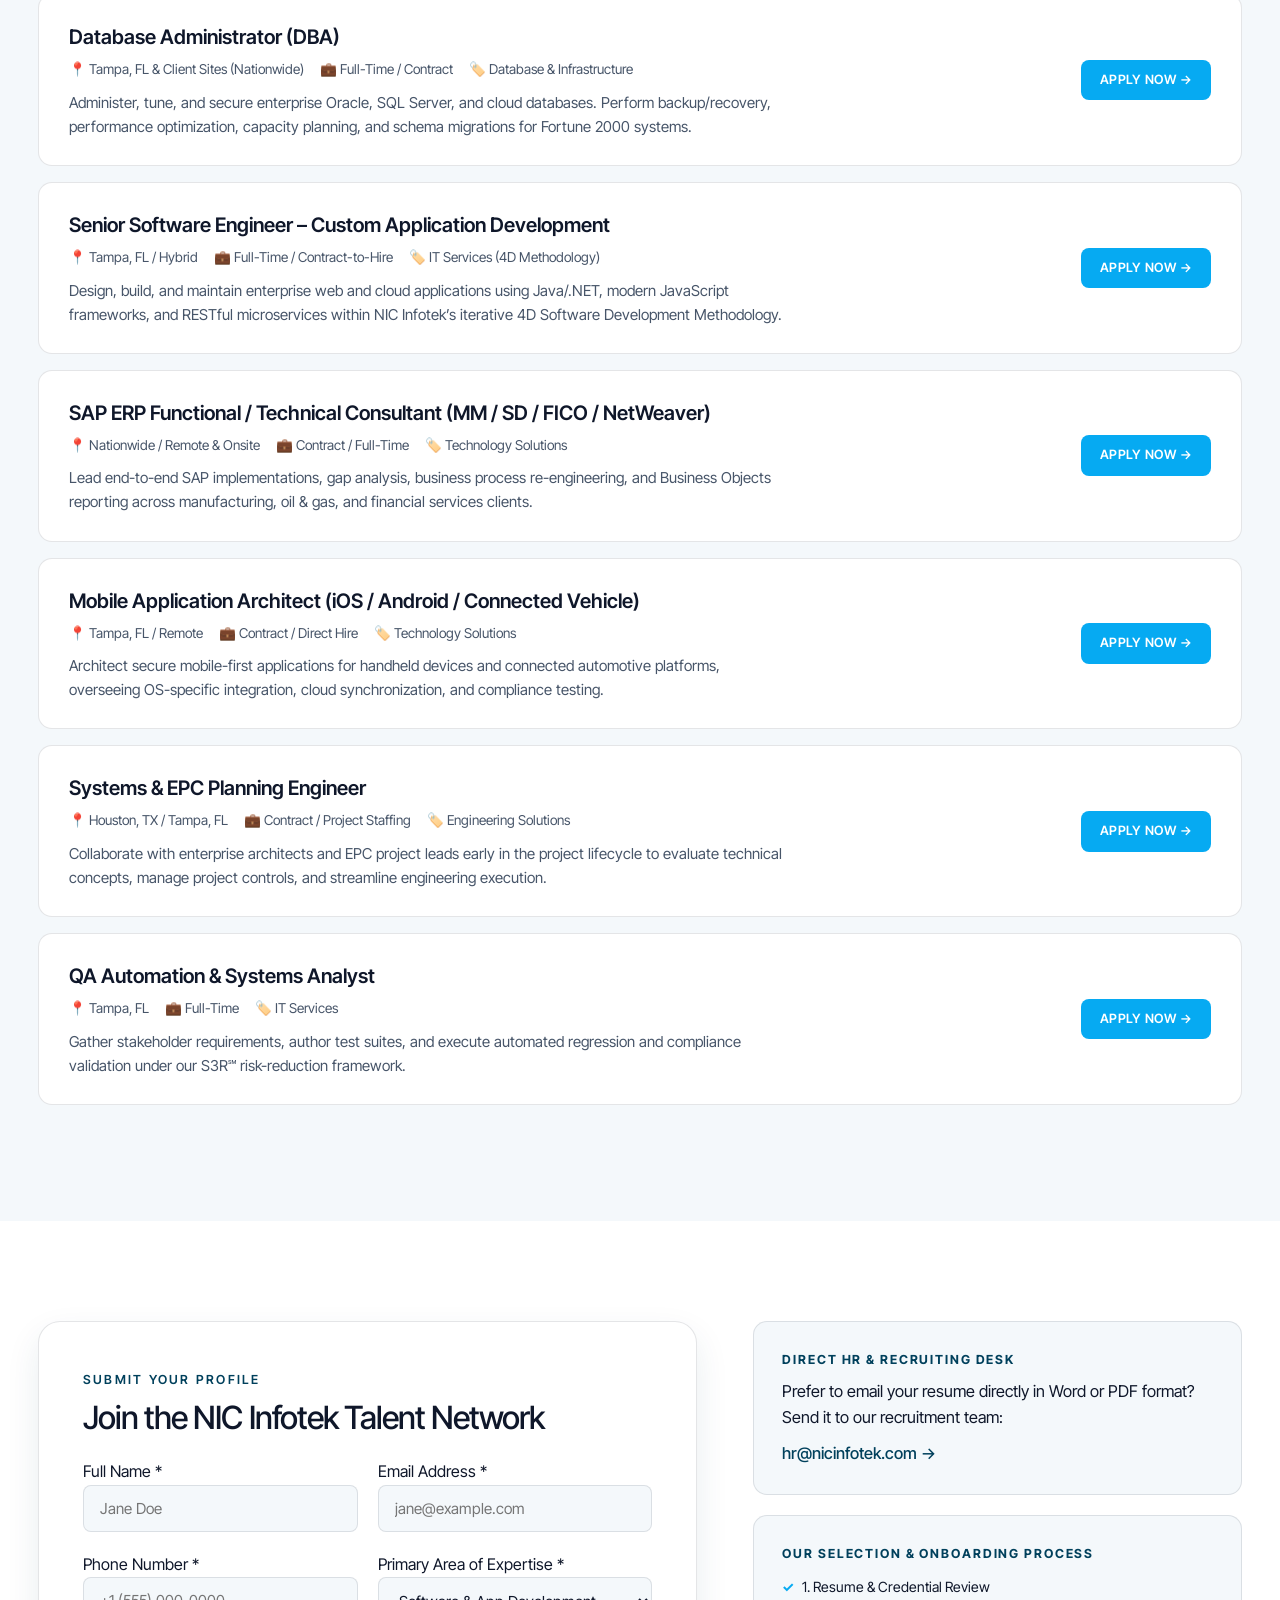
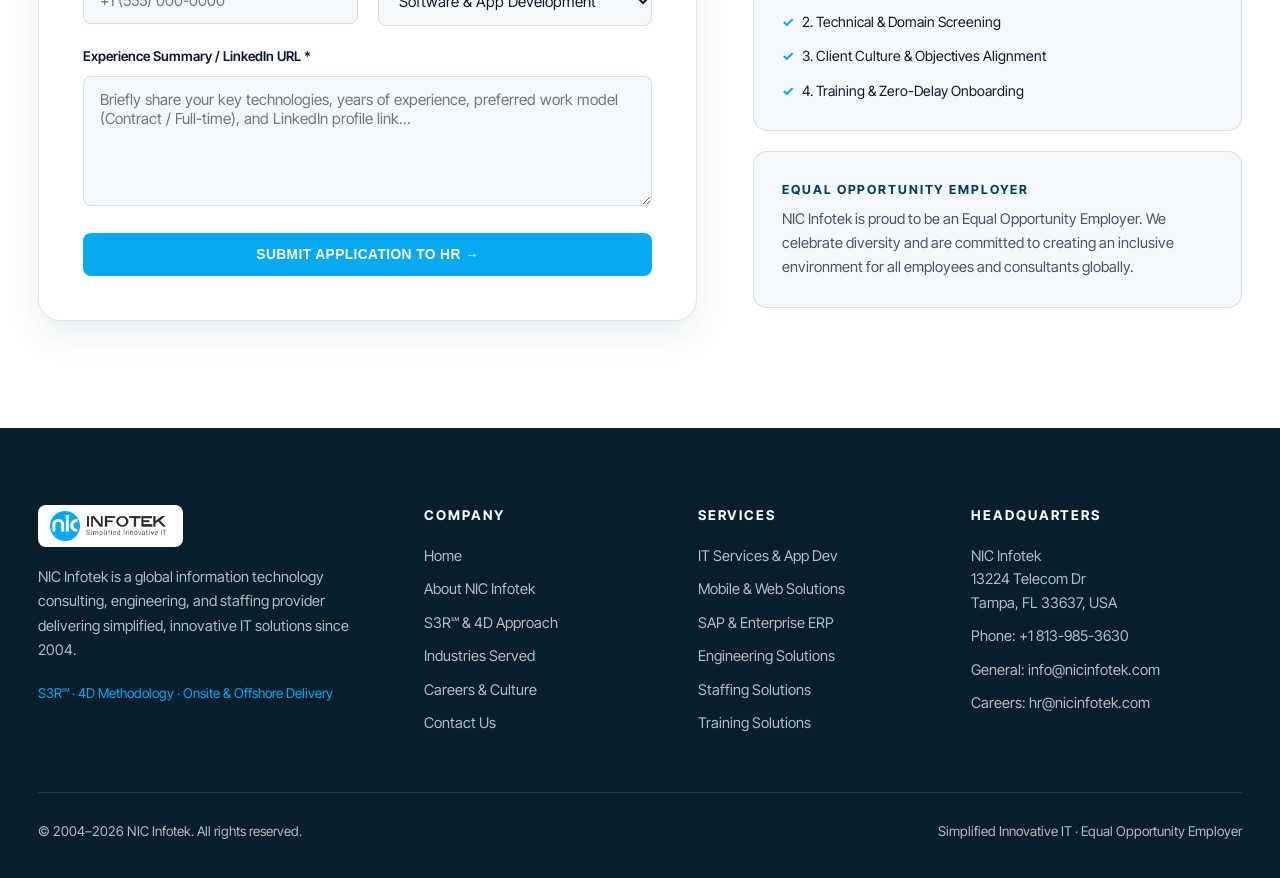
<file: careers.html>
<!DOCTYPE html>
<html lang="en">
<head>
  <meta charset="utf-8">
  <meta name="viewport" content="width=device-width, initial-scale=1, viewport-fit=cover">
  <title>Careers &amp; Jobs @ NIC – NIC Infotek | A Career by Choice, Not by Chance</title>
  <meta name="description" content="Join NIC Infotek's global community of IT and engineering professionals. Explore Why Join NIC, employee benefits, and current openings at Jobs @ NICINFOTEK.">
  <link rel="preconnect" href="https://fonts.googleapis.com">
  <link rel="preconnect" href="https://fonts.gstatic.com" crossorigin>
  <link href="https://fonts.googleapis.com/css2?family=Inter+Tight:wght@300;400;500;600;700&display=swap" rel="stylesheet">
  <link rel="stylesheet" href="css/style.css">
</head>
<body>

  <!-- Top Utility Bar -->
  <div class="topbar">
    <div class="w">
      <div class="topbar-left">
        <span><i class="badge-dot"></i>Global IT Consulting, Engineering &amp; Staffing Since 2004</span>
      </div>
      <div class="topbar-right">
        <a href="tel:+18139853630">Tampa HQ: +1 813-985-3630</a>
        <a href="mailto:info@nicinfotek.com">info@nicinfotek.com</a>
        <a href="careers.html">Jobs @ NIC</a>
      </div>
    </div>
  </div>

  <!-- Main Header -->
  <header>
    <div class="w nav">
      <a href="index.html" class="lg" aria-label="NIC Infotek Home">
        <img src="images/logo.png" alt="NIC Infotek – Simplified Innovative IT">
      </a>

      <nav class="nl" aria-label="Primary Navigation">
        <a href="index.html">Home</a>
        <a href="about.html">About Us</a>
        <div class="nav-item">
          <a href="services.html">Services ▾</a>
          <div class="dropdown">
            <a href="services.html#it-services">
              <strong>01. IT Services <span>→</span></strong>
              <span>Custom apps, 4D methodology &amp; legacy integration</span>
            </a>
            <a href="services.html#technology-solutions">
              <strong>02. Technology Solutions <span>→</span></strong>
              <span>Mobile apps, Web architecture &amp; SAP / ERP</span>
            </a>
            <a href="services.html#engineering-solutions">
              <strong>03. Engineering Solutions <span>→</span></strong>
              <span>Architecture, planning &amp; technical execution</span>
            </a>
            <a href="services.html#staffing-solutions">
              <strong>04. Staffing Solutions <span>→</span></strong>
              <span>Contract, contract-to-hire &amp; direct hire</span>
            </a>
            <a href="services.html#training-solutions">
              <strong>05. Training Solutions <span>→</span></strong>
              <span>Needs analysis &amp; rapid workforce upskilling</span>
            </a>
          </div>
        </div>
        <a href="industries.html">Industries</a>
        <a href="careers.html" class="active">Careers</a>
        <a href="contact.html">Contact</a>
      </nav>

      <div class="nav-actions">
        <a href="contact.html?topic=staffing" class="btn sm">Hire Talent</a>
        <button class="menu-toggle" aria-label="Toggle Menu" aria-expanded="false">
          <svg viewBox="0 0 24 24" fill="none" stroke="currentColor" stroke-width="2">
            <path d="M4 6h16M4 12h16M4 18h16" stroke-linecap="round"/>
          </svg>
        </button>
      </div>
    </div>

    <div class="mobile-drawer">
      <div class="mobile-links">
        <a href="index.html">Home <span>→</span></a>
        <a href="about.html">About Us &amp; S3R℠ Approach <span>→</span></a>
        <a href="services.html">Services &amp; Solutions <span>→</span></a>
        <a href="industries.html">Industries Served (13) <span>→</span></a>
        <a href="careers.html" class="active">Careers &amp; Open Jobs <span>→</span></a>
        <a href="contact.html">Contact Us <span>→</span></a>
      </div>
      <div>
        <p style="color:var(--mut);font-size:0.9rem;margin-bottom:16px;">13224 Telecom Dr, Tampa, FL 33637 · +1 813-985-3630</p>
        <a href="contact.html" class="btn" style="width:100%">Start a Conversation →</a>
      </div>
    </div>
  </header>

  <main>
    <!-- Page Hero -->
    <div class="page-hero">
      <div class="w">
        <div class="breadcrumbs">
          <a href="index.html">Home</a>
          <span class="sep">/</span>
          <span>Careers</span>
        </div>
        <span class="eb" style="color:var(--acc-light)">Why Join NIC Infotek</span>
        <h1>A career by <em>choice</em>, not by chance.</h1>
        <p class="lead">At NIC Infotek, our people and consultants are our greatest asset. Join a fast-growing global community of IT and engineering professionals working on meaningful Fortune 2000 initiatives.</p>
      </div>
    </div>

    <!-- Why Join NIC & Benefits -->
    <section>
      <div class="w">
        <div class="hd">
          <div>
            <span class="k">People First Culture</span>
            <h2>Invested in your capability maturity and career path.</h2>
          </div>
          <p>We don’t just fill roles—we match global talent to high-impact engagements while providing continuous technical and business skill enhancement.</p>
        </div>

        <div class="grid-4">
          <div class="card rv">
            <div>
              <div class="card-icon">01</div>
              <h3>Capability Maturity</h3>
              <p>Structured training programs and mentorship that keep your technical and domain skills ahead of evolving enterprise markets.</p>
            </div>
          </div>
          <div class="card rv">
            <div>
              <div class="card-icon">02</div>
              <h3>Fortune 2000 Exposure</h3>
              <p>Work directly on mission-critical software, SAP/ERP transformations, and engineering projects across 13 major industries.</p>
            </div>
          </div>
          <div class="card rv">
            <div>
              <div class="card-icon">03</div>
              <h3>Competitive Benefits</h3>
              <p>Comprehensive healthcare coverage, retirement planning, paid time off, and performance recognition designed for long-term stability.</p>
            </div>
          </div>
          <div class="card rv">
            <div>
              <div class="card-icon">04</div>
              <h3>Personalized Growth</h3>
              <p>Flexible contract, contract-to-hire, and full-time consulting paths aligned with your personal and professional goals.</p>
            </div>
          </div>
        </div>
      </div>
    </section>

    <!-- Interactive Jobs @ NICINFOTEK Board -->
    <section id="jobs" class="dk">
      <div class="w">
        <div class="hd" style="margin-bottom:32px">
          <div>
            <span class="k">Jobs @ NICINFOTEK</span>
            <h2>Current Open Positions</h2>
          </div>
          <p>Filter by practice area or search by keyword. Candidates typically hold backgrounds in Computer Science, Information Systems, Engineering, or related disciplines.</p>
        </div>

        <!-- Search & Filter Toolbar -->
        <div class="jobs-toolbar rv">
          <input type="search" id="job-search" class="search-input" placeholder="Search by role, skill, or location (e.g. Database Administrator, SAP, Java, Tampa)...">
          <div class="filter-bar" data-filter-group=".job-item" style="margin-bottom:0">
            <button class="filter-btn active" data-filter="all">All Roles</button>
            <button class="filter-btn" data-filter="software">Software &amp; Mobile</button>
            <button class="filter-btn" data-filter="data-erp">Database &amp; SAP/ERP</button>
            <button class="filter-btn" data-filter="engineering">Engineering &amp; QA</button>
          </div>
        </div>

        <!-- Job Listings -->
        <div>
          <div class="job-item rv" data-category="data-erp">
            <div class="job-info">
              <h3>Database Administrator (DBA)</h3>
              <div class="job-meta">
                <span>📍 Tampa, FL &amp; Client Sites (Nationwide)</span>
                <span>💼 Full-Time / Contract</span>
                <span>🏷️ Database &amp; Infrastructure</span>
              </div>
              <p>Administer, tune, and secure enterprise Oracle, SQL Server, and cloud databases. Perform backup/recovery, performance optimization, capacity planning, and schema migrations for Fortune 2000 systems.</p>
            </div>
            <a href="#apply-form" class="btn sm">Apply Now →</a>
          </div>

          <div class="job-item rv" data-category="software">
            <div class="job-info">
              <h3>Senior Software Engineer – Custom Application Development</h3>
              <div class="job-meta">
                <span>📍 Tampa, FL / Hybrid</span>
                <span>💼 Full-Time / Contract-to-Hire</span>
                <span>🏷️ IT Services (4D Methodology)</span>
              </div>
              <p>Design, build, and maintain enterprise web and cloud applications using Java/.NET, modern JavaScript frameworks, and RESTful microservices within NIC Infotek’s iterative 4D Software Development Methodology.</p>
            </div>
            <a href="#apply-form" class="btn sm">Apply Now →</a>
          </div>

          <div class="job-item rv" data-category="data-erp">
            <div class="job-info">
              <h3>SAP ERP Functional / Technical Consultant (MM / SD / FICO / NetWeaver)</h3>
              <div class="job-meta">
                <span>📍 Nationwide / Remote &amp; Onsite</span>
                <span>💼 Contract / Full-Time</span>
                <span>🏷️ Technology Solutions</span>
              </div>
              <p>Lead end-to-end SAP implementations, gap analysis, business process re-engineering, and Business Objects reporting across manufacturing, oil &amp; gas, and financial services clients.</p>
            </div>
            <a href="#apply-form" class="btn sm">Apply Now →</a>
          </div>

          <div class="job-item rv" data-category="software">
            <div class="job-info">
              <h3>Mobile Application Architect (iOS / Android / Connected Vehicle)</h3>
              <div class="job-meta">
                <span>📍 Tampa, FL / Remote</span>
                <span>💼 Contract / Direct Hire</span>
                <span>🏷️ Technology Solutions</span>
              </div>
              <p>Architect secure mobile-first applications for handheld devices and connected automotive platforms, overseeing OS-specific integration, cloud synchronization, and compliance testing.</p>
            </div>
            <a href="#apply-form" class="btn sm">Apply Now →</a>
          </div>

          <div class="job-item rv" data-category="engineering">
            <div class="job-info">
              <h3>Systems &amp; EPC Planning Engineer</h3>
              <div class="job-meta">
                <span>📍 Houston, TX / Tampa, FL</span>
                <span>💼 Contract / Project Staffing</span>
                <span>🏷️ Engineering Solutions</span>
              </div>
              <p>Collaborate with enterprise architects and EPC project leads early in the project lifecycle to evaluate technical concepts, manage project controls, and streamline engineering execution.</p>
            </div>
            <a href="#apply-form" class="btn sm">Apply Now →</a>
          </div>

          <div class="job-item rv" data-category="engineering">
            <div class="job-info">
              <h3>QA Automation &amp; Systems Analyst</h3>
              <div class="job-meta">
                <span>📍 Tampa, FL</span>
                <span>💼 Full-Time</span>
                <span>🏷️ IT Services</span>
              </div>
              <p>Gather stakeholder requirements, author test suites, and execute automated regression and compliance validation under our S3R℠ risk-reduction framework.</p>
            </div>
            <a href="#apply-form" class="btn sm">Apply Now →</a>
          </div>
        </div>
      </div>
    </section>

    <!-- Quick Talent / Resume Submission -->
    <section id="apply-form">
      <div class="w">
        <div class="contact-grid">
          <div class="form-box rv">
            <span class="k">Submit Your Profile</span>
            <h2 style="font-size:2rem;margin:8px 0 24px">Join the NIC Infotek Talent Network</h2>
            <form data-interactive-form>
              <input type="hidden" name="inquiry_type" value="your career application">
              <div class="form-row">
                <div>
                  <label for="cand-name">Full Name *</label>
                  <input type="text" id="cand-name" name="name" class="form-control" required placeholder="Jane Doe">
                </div>
                <div>
                  <label for="cand-email">Email Address *</label>
                  <input type="email" id="cand-email" name="email" class="form-control" required placeholder="jane@example.com">
                </div>
              </div>
              <div class="form-row">
                <div>
                  <label for="cand-phone">Phone Number *</label>
                  <input type="tel" id="cand-phone" name="phone" class="form-control" required placeholder="+1 (555) 000-0000">
                </div>
                <div>
                  <label for="cand-role">Primary Area of Expertise *</label>
                  <select id="cand-role" name="role" class="form-control" required>
                    <option value="Software & App Development">Software &amp; App Development</option>
                    <option value="Database Administration & Data">Database Administration (DBA) &amp; Data</option>
                    <option value="SAP / Oracle / PeopleSoft ERP">SAP / Oracle / PeopleSoft ERP</option>
                    <option value="Mobile & Web Solutions">Mobile &amp; Web Solutions</option>
                    <option value="Engineering & EPC">Engineering &amp; EPC</option>
                    <option value="QA, Business Analysis & Project Mgmt">QA, Business Analysis &amp; Project Mgmt</option>
                  </select>
                </div>
              </div>
              <div class="form-group">
                <label for="cand-summary">Experience Summary / LinkedIn URL *</label>
                <textarea id="cand-summary" name="message" class="form-control" required placeholder="Briefly share your key technologies, years of experience, preferred work model (Contract / Full-time), and LinkedIn profile link..."></textarea>
              </div>
              <button type="submit" class="btn" style="width:100%">Submit Application to HR →</button>
            </form>
          </div>

          <div class="rv">
            <div class="info-card">
              <h4>Direct HR &amp; Recruiting Desk</h4>
              <p style="margin-bottom:10px">Prefer to email your resume directly in Word or PDF format? Send it to our recruitment team:</p>
              <p><a href="mailto:hr@nicinfotek.com?subject=Resume%20Submission%20-%20NIC%20Infotek">hr@nicinfotek.com →</a></p>
            </div>

            <div class="info-card">
              <h4>Our Selection &amp; Onboarding Process</h4>
              <ul class="check-list" style="grid-template-columns:1fr;gap:12px;margin-top:12px">
                <li>1. Resume &amp; Credential Review</li>
                <li>2. Technical &amp; Domain Screening</li>
                <li>3. Client Culture &amp; Objectives Alignment</li>
                <li>4. Training &amp; Zero-Delay Onboarding</li>
              </ul>
            </div>

            <div class="info-card">
              <h4>Equal Opportunity Employer</h4>
              <p style="font-size:0.92rem;color:var(--mut)">NIC Infotek is proud to be an Equal Opportunity Employer. We celebrate diversity and are committed to creating an inclusive environment for all employees and consultants globally.</p>
            </div>
          </div>
        </div>
      </div>
    </section>
  </main>

  <!-- Global Footer -->
  <footer>
    <div class="w">
      <div class="footer-grid">
        <div class="footer-brand">
          <img src="images/logo.png" alt="NIC Infotek">
          <p>NIC Infotek is a global information technology consulting, engineering, and staffing provider delivering simplified, innovative IT solutions since 2004.</p>
          <p style="font-size:0.84rem;color:var(--acc-light)">S3R℠ · 4D Methodology · Onsite &amp; Offshore Delivery</p>
        </div>

        <div class="footer-col">
          <h4>Company</h4>
          <ul>
            <li><a href="index.html">Home</a></li>
            <li><a href="about.html">About NIC Infotek</a></li>
            <li><a href="about.html#methodology">S3R℠ &amp; 4D Approach</a></li>
            <li><a href="industries.html">Industries Served</a></li>
            <li><a href="careers.html">Careers &amp; Culture</a></li>
            <li><a href="contact.html">Contact Us</a></li>
          </ul>
        </div>

        <div class="footer-col">
          <h4>Services</h4>
          <ul>
            <li><a href="services.html#it-services">IT Services &amp; App Dev</a></li>
            <li><a href="services.html#technology-solutions">Mobile &amp; Web Solutions</a></li>
            <li><a href="services.html#technology-solutions">SAP &amp; Enterprise ERP</a></li>
            <li><a href="services.html#engineering-solutions">Engineering Solutions</a></li>
            <li><a href="services.html#staffing-solutions">Staffing Solutions</a></li>
            <li><a href="services.html#training-solutions">Training Solutions</a></li>
          </ul>
        </div>

        <div class="footer-col">
          <h4>Headquarters</h4>
          <ul>
            <li>NIC Infotek<br>13224 Telecom Dr<br>Tampa, FL 33637, USA</li>
            <li>Phone: <a href="tel:+18139853630">+1 813-985-3630</a></li>
            <li>General: <a href="mailto:info@nicinfotek.com">info@nicinfotek.com</a></li>
            <li>Careers: <a href="mailto:hr@nicinfotek.com">hr@nicinfotek.com</a></li>
          </ul>
        </div>
      </div>

      <div class="footer-bottom">
        <span>© 2004–2026 NIC Infotek. All rights reserved.</span>
        <span>Simplified Innovative IT · Equal Opportunity Employer</span>
      </div>
    </div>
  </footer>

  <script src="js/main.js" defer></script>
</body>
</html>
</file>
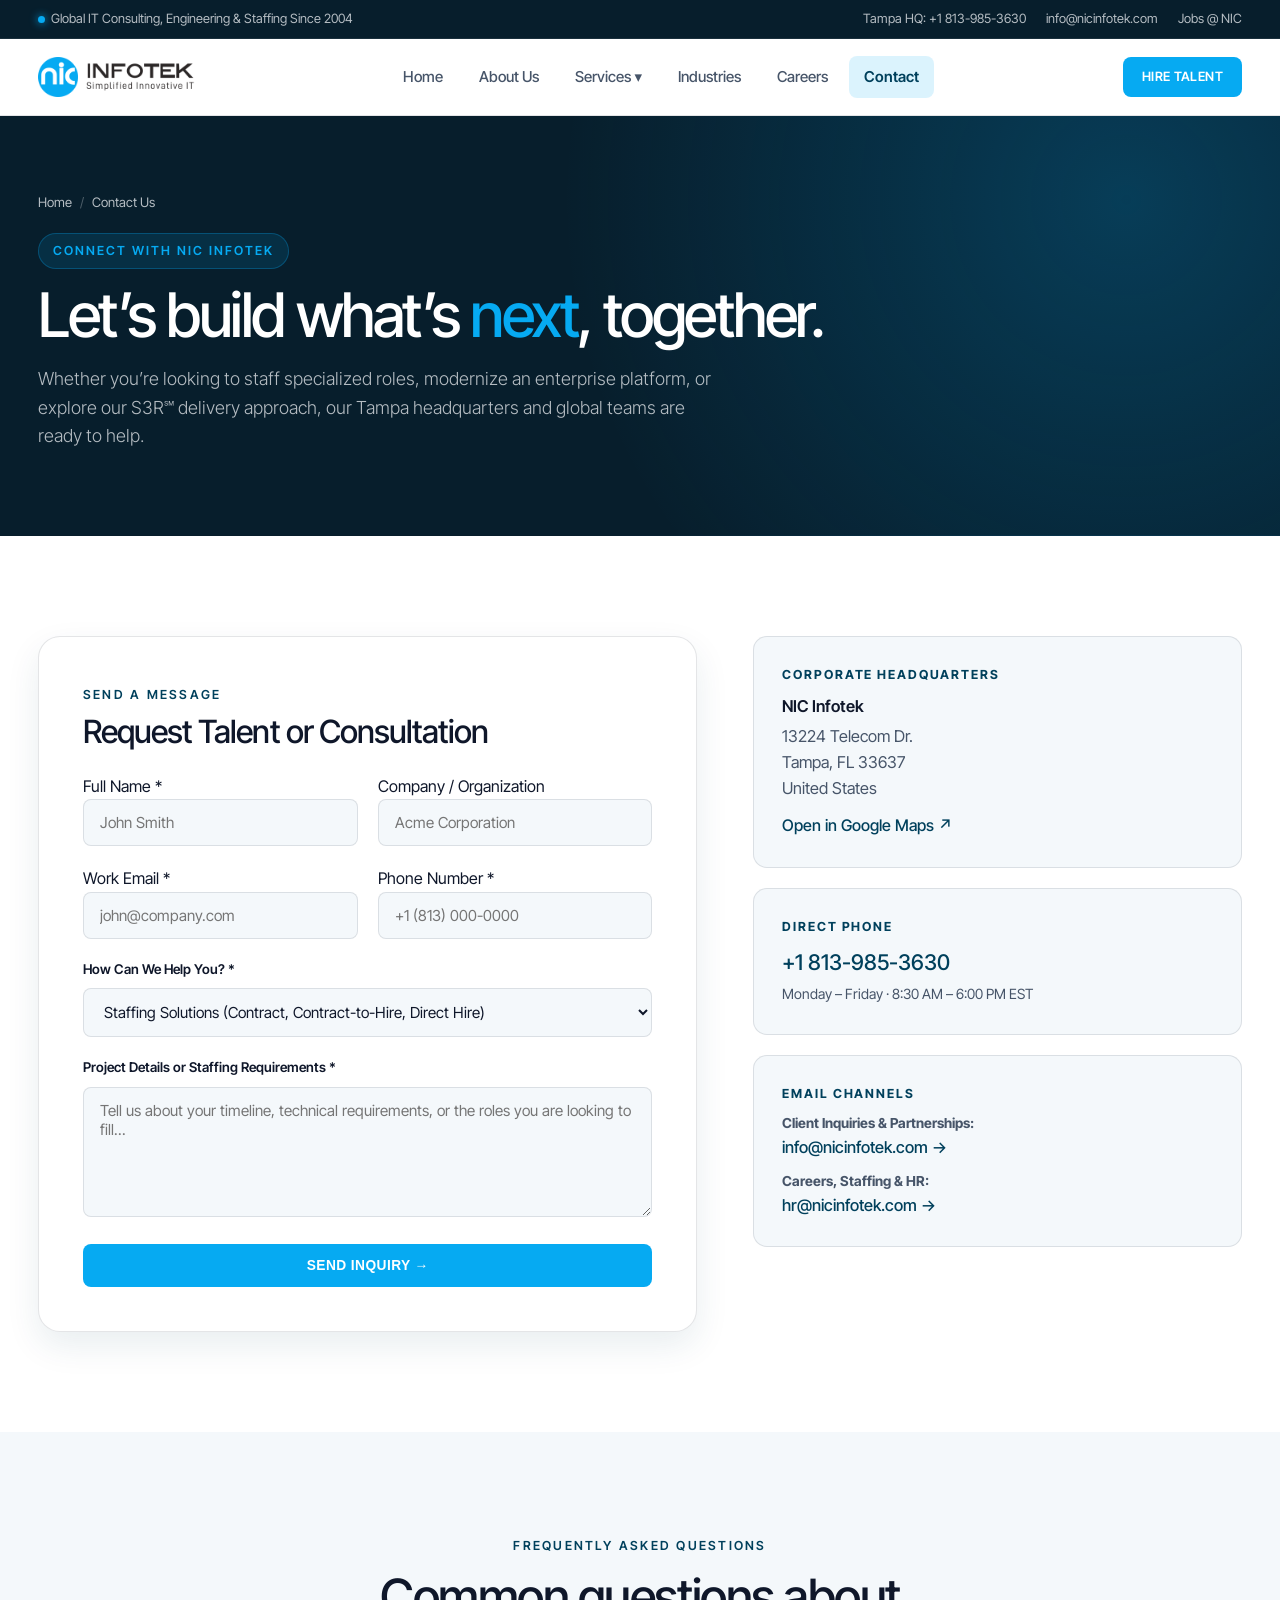
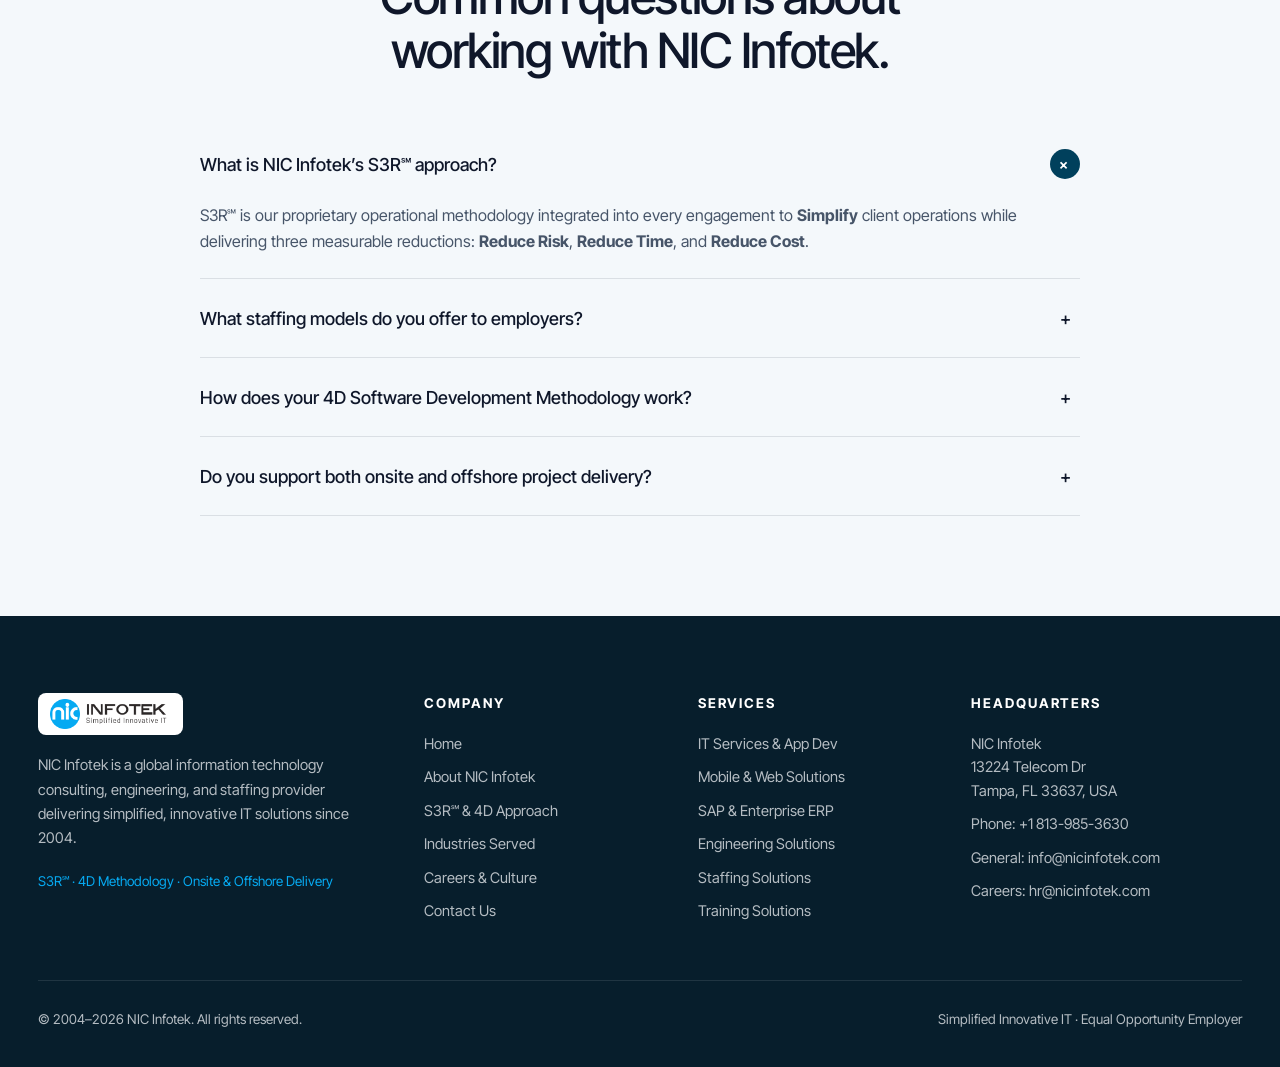
<file: contact.html>
<!DOCTYPE html>
<html lang="en">
<head>
  <meta charset="utf-8">
  <meta name="viewport" content="width=device-width, initial-scale=1, viewport-fit=cover">
  <title>Contact Us – NIC Infotek | Tampa, FL Headquarters &amp; Global Delivery</title>
  <meta name="description" content="Contact NIC Infotek at 13224 Telecom Dr, Tampa, FL 33637 or call +1 813-985-3630. Request vetted IT &amp; engineering staffing, custom software, or SAP/ERP consulting.">
  <link rel="preconnect" href="https://fonts.googleapis.com">
  <link rel="preconnect" href="https://fonts.gstatic.com" crossorigin>
  <link href="https://fonts.googleapis.com/css2?family=Inter+Tight:wght@300;400;500;600;700&display=swap" rel="stylesheet">
  <link rel="stylesheet" href="css/style.css">
</head>
<body>

  <!-- Top Utility Bar -->
  <div class="topbar">
    <div class="w">
      <div class="topbar-left">
        <span><i class="badge-dot"></i>Global IT Consulting, Engineering &amp; Staffing Since 2004</span>
      </div>
      <div class="topbar-right">
        <a href="tel:+18139853630">Tampa HQ: +1 813-985-3630</a>
        <a href="mailto:info@nicinfotek.com">info@nicinfotek.com</a>
        <a href="careers.html">Jobs @ NIC</a>
      </div>
    </div>
  </div>

  <!-- Main Header -->
  <header>
    <div class="w nav">
      <a href="index.html" class="lg" aria-label="NIC Infotek Home">
        <img src="images/logo.png" alt="NIC Infotek – Simplified Innovative IT">
      </a>

      <nav class="nl" aria-label="Primary Navigation">
        <a href="index.html">Home</a>
        <a href="about.html">About Us</a>
        <div class="nav-item">
          <a href="services.html">Services ▾</a>
          <div class="dropdown">
            <a href="services.html#it-services">
              <strong>01. IT Services <span>→</span></strong>
              <span>Custom apps, 4D methodology &amp; legacy integration</span>
            </a>
            <a href="services.html#technology-solutions">
              <strong>02. Technology Solutions <span>→</span></strong>
              <span>Mobile apps, Web architecture &amp; SAP / ERP</span>
            </a>
            <a href="services.html#engineering-solutions">
              <strong>03. Engineering Solutions <span>→</span></strong>
              <span>Architecture, planning &amp; technical execution</span>
            </a>
            <a href="services.html#staffing-solutions">
              <strong>04. Staffing Solutions <span>→</span></strong>
              <span>Contract, contract-to-hire &amp; direct hire</span>
            </a>
            <a href="services.html#training-solutions">
              <strong>05. Training Solutions <span>→</span></strong>
              <span>Needs analysis &amp; rapid workforce upskilling</span>
            </a>
          </div>
        </div>
        <a href="industries.html">Industries</a>
        <a href="careers.html">Careers</a>
        <a href="contact.html" class="active">Contact</a>
      </nav>

      <div class="nav-actions">
        <a href="contact.html?topic=staffing" class="btn sm">Hire Talent</a>
        <button class="menu-toggle" aria-label="Toggle Menu" aria-expanded="false">
          <svg viewBox="0 0 24 24" fill="none" stroke="currentColor" stroke-width="2">
            <path d="M4 6h16M4 12h16M4 18h16" stroke-linecap="round"/>
          </svg>
        </button>
      </div>
    </div>

    <div class="mobile-drawer">
      <div class="mobile-links">
        <a href="index.html">Home <span>→</span></a>
        <a href="about.html">About Us &amp; S3R℠ Approach <span>→</span></a>
        <a href="services.html">Services &amp; Solutions <span>→</span></a>
        <a href="industries.html">Industries Served (13) <span>→</span></a>
        <a href="careers.html">Careers &amp; Open Jobs <span>→</span></a>
        <a href="contact.html" class="active">Contact Us <span>→</span></a>
      </div>
      <div>
        <p style="color:var(--mut);font-size:0.9rem;margin-bottom:16px;">13224 Telecom Dr, Tampa, FL 33637 · +1 813-985-3630</p>
        <a href="contact.html" class="btn" style="width:100%">Start a Conversation →</a>
      </div>
    </div>
  </header>

  <main>
    <!-- Page Hero -->
    <div class="page-hero">
      <div class="w">
        <div class="breadcrumbs">
          <a href="index.html">Home</a>
          <span class="sep">/</span>
          <span>Contact Us</span>
        </div>
        <span class="eb" style="color:var(--acc-light)">Connect With NIC Infotek</span>
        <h1>Let’s build what’s <em>next</em>, together.</h1>
        <p class="lead">Whether you’re looking to staff specialized roles, modernize an enterprise platform, or explore our S3R℠ delivery approach, our Tampa headquarters and global teams are ready to help.</p>
      </div>
    </div>

    <!-- Contact Form & Direct Info -->
    <section>
      <div class="w">
        <div class="contact-grid">
          <!-- Interactive Inquiry Form -->
          <div class="form-box rv">
            <span class="k">Send a Message</span>
            <h2 style="font-size:2rem;margin:8px 0 24px">Request Talent or Consultation</h2>
            <form data-interactive-form>
              <div class="form-row">
                <div>
                  <label for="c-name">Full Name *</label>
                  <input type="text" id="c-name" name="name" class="form-control" required placeholder="John Smith">
                </div>
                <div>
                  <label for="c-company">Company / Organization</label>
                  <input type="text" id="c-company" name="company" class="form-control" placeholder="Acme Corporation">
                </div>
              </div>

              <div class="form-row">
                <div>
                  <label for="c-email">Work Email *</label>
                  <input type="email" id="c-email" name="email" class="form-control" required placeholder="john@company.com">
                </div>
                <div>
                  <label for="c-phone">Phone Number *</label>
                  <input type="tel" id="c-phone" name="phone" class="form-control" required placeholder="+1 (813) 000-0000">
                </div>
              </div>

              <div class="form-group">
                <label for="inquiry-type">How Can We Help You? *</label>
                <select id="inquiry-type" name="inquiry_type" class="form-control" required>
                  <option value="your Staffing / Hire Talent request">Staffing Solutions (Contract, Contract-to-Hire, Direct Hire)</option>
                  <option value="your IT Services & App Dev inquiry">IT Services &amp; Custom Application Development (4D)</option>
                  <option value="your Technology & SAP/ERP inquiry">Technology Solutions (Mobile Apps, Web, SAP / ERP)</option>
                  <option value="your Engineering Solutions inquiry">Engineering Solutions (Architecture, EPC &amp; Execution)</option>
                  <option value="your Workforce Training inquiry">Training Solutions &amp; Capability Upskilling</option>
                  <option value="your General inquiry">General Corporate Inquiry</option>
                </select>
              </div>

              <div class="form-group">
                <label for="c-msg">Project Details or Staffing Requirements *</label>
                <textarea id="c-msg" name="message" class="form-control" required placeholder="Tell us about your timeline, technical requirements, or the roles you are looking to fill..."></textarea>
              </div>

              <button type="submit" class="btn" style="width:100%">Send Inquiry →</button>
            </form>
          </div>

          <!-- Direct Corporate Contact Cards -->
          <div class="rv">
            <div class="info-card">
              <h4>Corporate Headquarters</h4>
              <p style="font-weight:600;margin-bottom:4px">NIC Infotek</p>
              <p style="color:var(--mut);margin-bottom:12px">13224 Telecom Dr.<br>Tampa, FL 33637<br>United States</p>
              <a href="https://maps.google.com/?q=13224+Telecom+Dr+Tampa+FL+33637" target="_blank" rel="noopener">Open in Google Maps ↗</a>
            </div>

            <div class="info-card">
              <h4>Direct Phone</h4>
              <p style="font-size:1.35rem;font-weight:600;margin-bottom:4px"><a href="tel:+18139853630">+1 813-985-3630</a></p>
              <p style="font-size:0.88rem;color:var(--mut)">Monday – Friday · 8:30 AM – 6:00 PM EST</p>
            </div>

            <div class="info-card">
              <h4>Email Channels</h4>
              <p style="margin-bottom:10px">
                <strong style="display:block;font-size:0.86rem;color:var(--mut)">Client Inquiries &amp; Partnerships:</strong>
                <a href="mailto:info@nicinfotek.com">info@nicinfotek.com →</a>
              </p>
              <p>
                <strong style="display:block;font-size:0.86rem;color:var(--mut)">Careers, Staffing &amp; HR:</strong>
                <a href="mailto:hr@nicinfotek.com">hr@nicinfotek.com →</a>
              </p>
            </div>
          </div>
        </div>
      </div>
    </section>

    <!-- Interactive FAQ Accordion -->
    <section class="dk">
      <div class="w">
        <div style="text-align:center;max-width:680px;margin:0 auto 48px">
          <span class="k">Frequently Asked Questions</span>
          <h2>Common questions about working with NIC Infotek.</h2>
        </div>

        <div class="faq-list rv">
          <div class="faq-item">
            <button class="faq-q" type="button">
              <span>What is NIC Infotek’s S3R℠ approach?</span>
              <span class="icon">+</span>
            </button>
            <div class="faq-a">
              <p>S3R℠ is our proprietary operational methodology integrated into every engagement to <b>Simplify</b> client operations while delivering three measurable reductions: <b>Reduce Risk</b>, <b>Reduce Time</b>, and <b>Reduce Cost</b>.</p>
            </div>
          </div>

          <div class="faq-item">
            <button class="faq-q" type="button">
              <span>What staffing models do you offer to employers?</span>
              <span class="icon">+</span>
            </button>
            <div class="faq-a">
              <p>We provide three flexible hiring models: <b>Contract Staffing</b> for immediate project or seasonal needs, <b>Contract-to-Hire</b> so you can evaluate a consultant on live deliverables prior to permanent placement, and <b>Direct Hire</b> for full-time roles aligned with your corporate culture.</p>
            </div>
          </div>

          <div class="faq-item">
            <button class="faq-q" type="button">
              <span>How does your 4D Software Development Methodology work?</span>
              <span class="icon">+</span>
            </button>
            <div class="faq-a">
              <p>Our 4D Methodology builds and maintains customized software in small, manageable steps through repeated iterative cycles (Define, Design, Develop, Deploy). It relies on continuous stakeholder feedback and lessons learned from each release to maximize ROI and integrate smoothly with legacy systems.</p>
            </div>
          </div>

          <div class="faq-item">
            <button class="faq-q" type="button">
              <span>Do you support both onsite and offshore project delivery?</span>
              <span class="icon">+</span>
            </button>
            <div class="faq-a">
              <p>Yes. Depending on your security requirements, budget, and timeline, we deliver projects and staffing through <b>Onsite</b> teams at your facility, <b>Offsite</b> teams from our Tampa, FL headquarters, or blended <b>Offshore</b> global delivery centers.</p>
            </div>
          </div>
        </div>
      </div>
    </section>
  </main>

  <!-- Global Footer -->
  <footer>
    <div class="w">
      <div class="footer-grid">
        <div class="footer-brand">
          <img src="images/logo.png" alt="NIC Infotek">
          <p>NIC Infotek is a global information technology consulting, engineering, and staffing provider delivering simplified, innovative IT solutions since 2004.</p>
          <p style="font-size:0.84rem;color:var(--acc-light)">S3R℠ · 4D Methodology · Onsite &amp; Offshore Delivery</p>
        </div>

        <div class="footer-col">
          <h4>Company</h4>
          <ul>
            <li><a href="index.html">Home</a></li>
            <li><a href="about.html">About NIC Infotek</a></li>
            <li><a href="about.html#methodology">S3R℠ &amp; 4D Approach</a></li>
            <li><a href="industries.html">Industries Served</a></li>
            <li><a href="careers.html">Careers &amp; Culture</a></li>
            <li><a href="contact.html">Contact Us</a></li>
          </ul>
        </div>

        <div class="footer-col">
          <h4>Services</h4>
          <ul>
            <li><a href="services.html#it-services">IT Services &amp; App Dev</a></li>
            <li><a href="services.html#technology-solutions">Mobile &amp; Web Solutions</a></li>
            <li><a href="services.html#technology-solutions">SAP &amp; Enterprise ERP</a></li>
            <li><a href="services.html#engineering-solutions">Engineering Solutions</a></li>
            <li><a href="services.html#staffing-solutions">Staffing Solutions</a></li>
            <li><a href="services.html#training-solutions">Training Solutions</a></li>
          </ul>
        </div>

        <div class="footer-col">
          <h4>Headquarters</h4>
          <ul>
            <li>NIC Infotek<br>13224 Telecom Dr<br>Tampa, FL 33637, USA</li>
            <li>Phone: <a href="tel:+18139853630">+1 813-985-3630</a></li>
            <li>General: <a href="mailto:info@nicinfotek.com">info@nicinfotek.com</a></li>
            <li>Careers: <a href="mailto:hr@nicinfotek.com">hr@nicinfotek.com</a></li>
          </ul>
        </div>
      </div>

      <div class="footer-bottom">
        <span>© 2004–2026 NIC Infotek. All rights reserved.</span>
        <span>Simplified Innovative IT · Equal Opportunity Employer</span>
      </div>
    </div>
  </footer>

  <script src="js/main.js" defer></script>
</body>
</html>
</file>
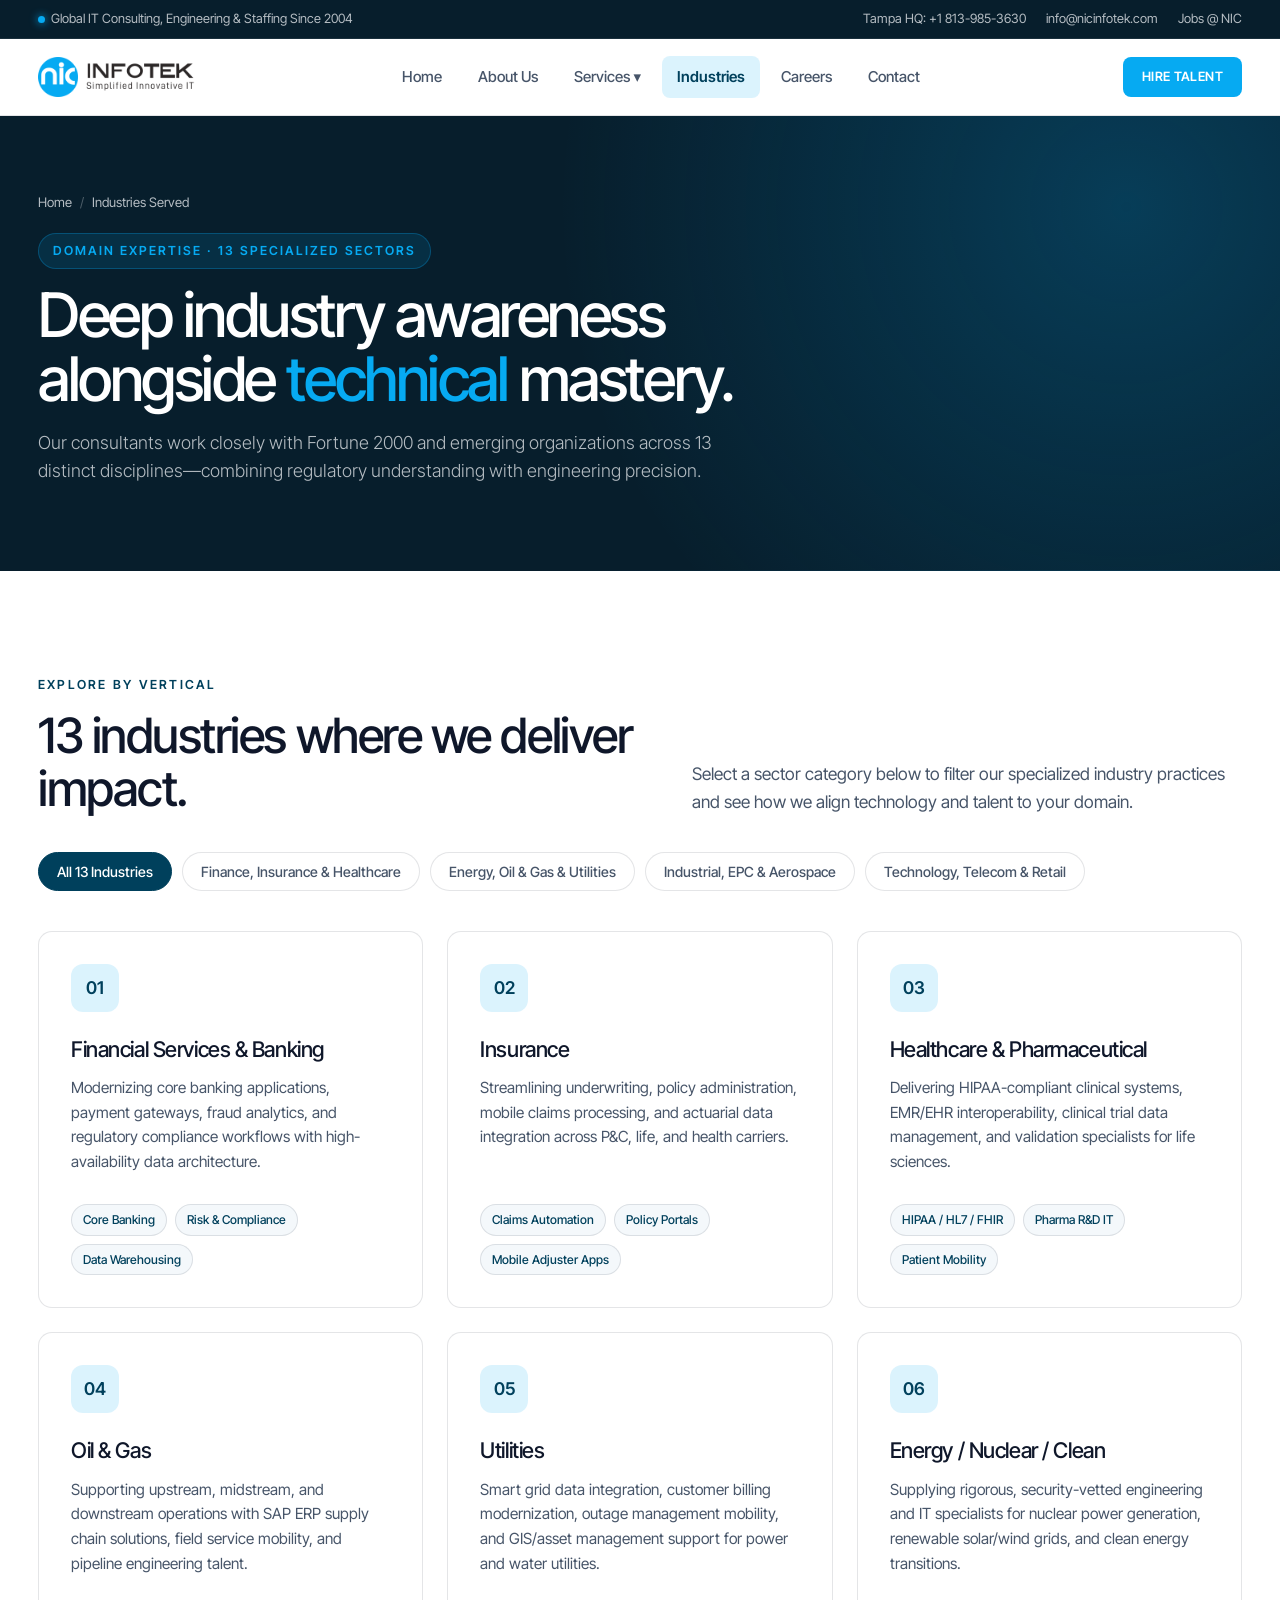
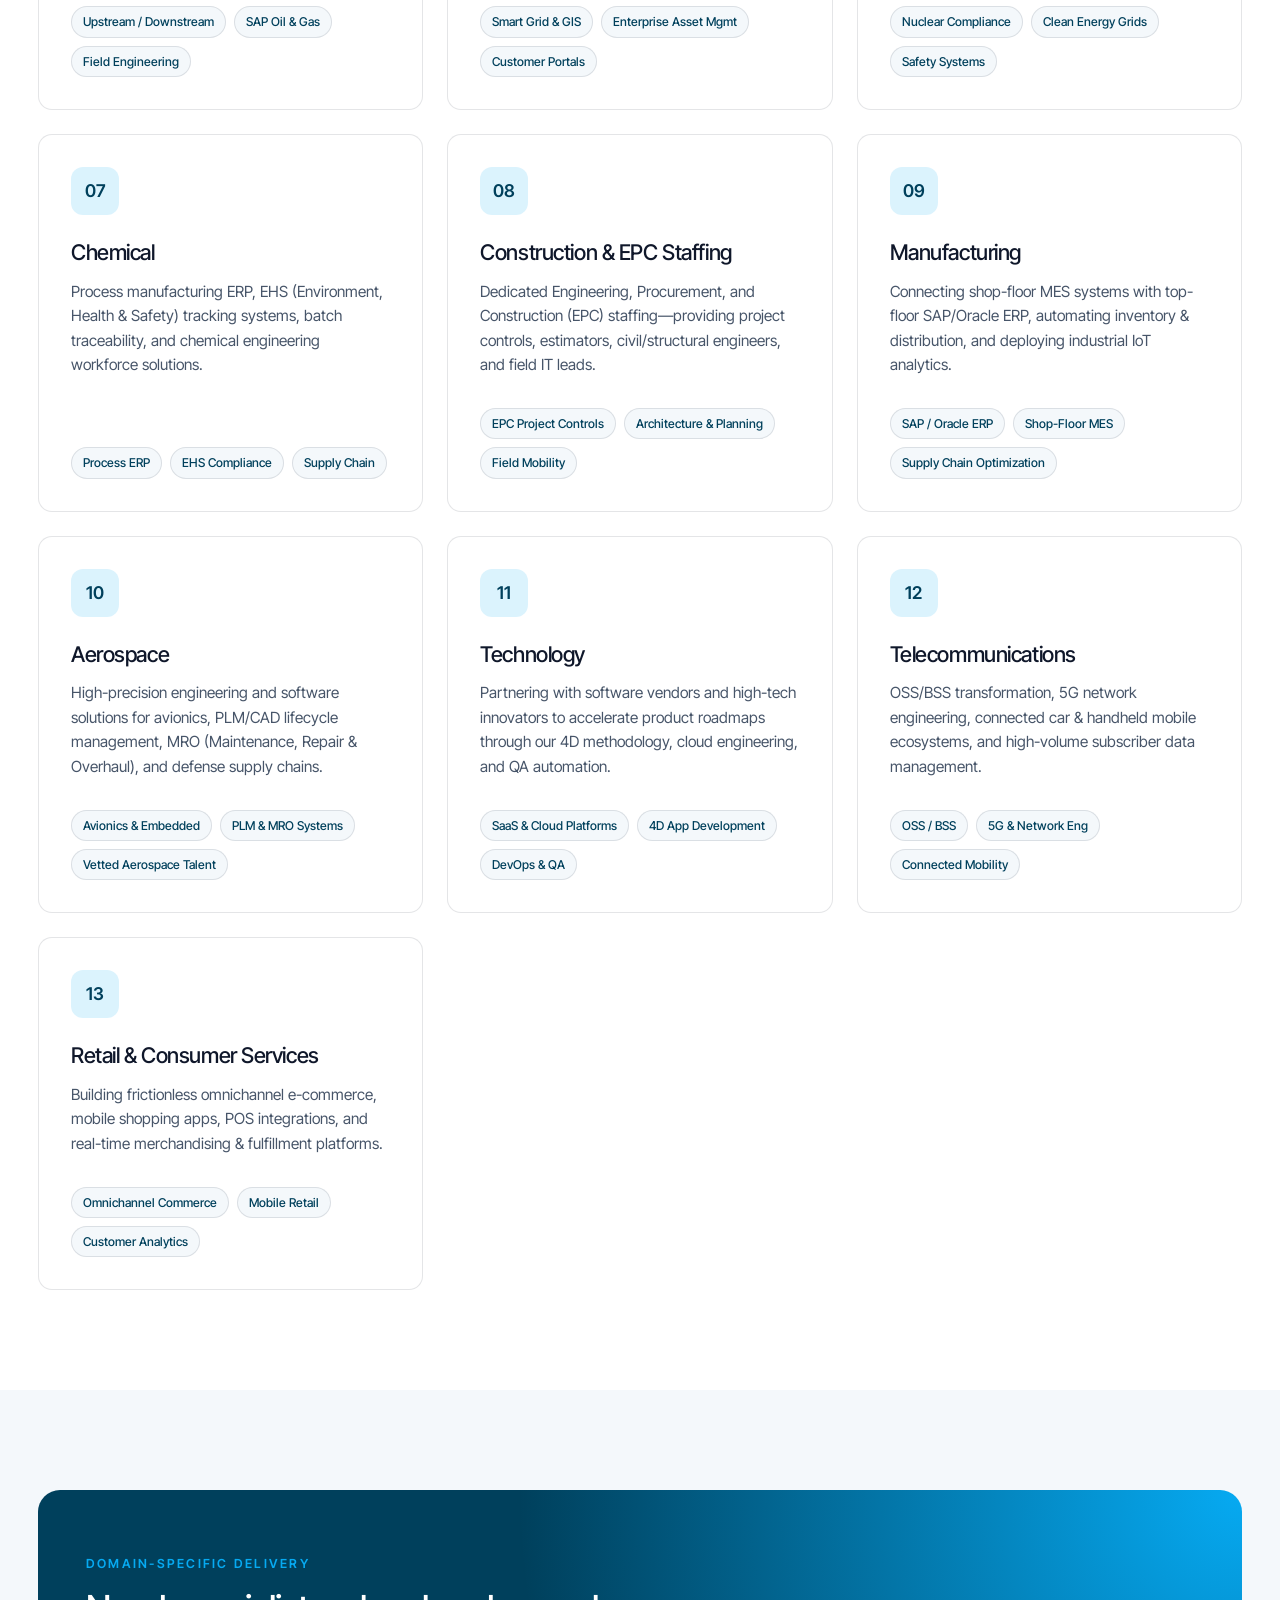
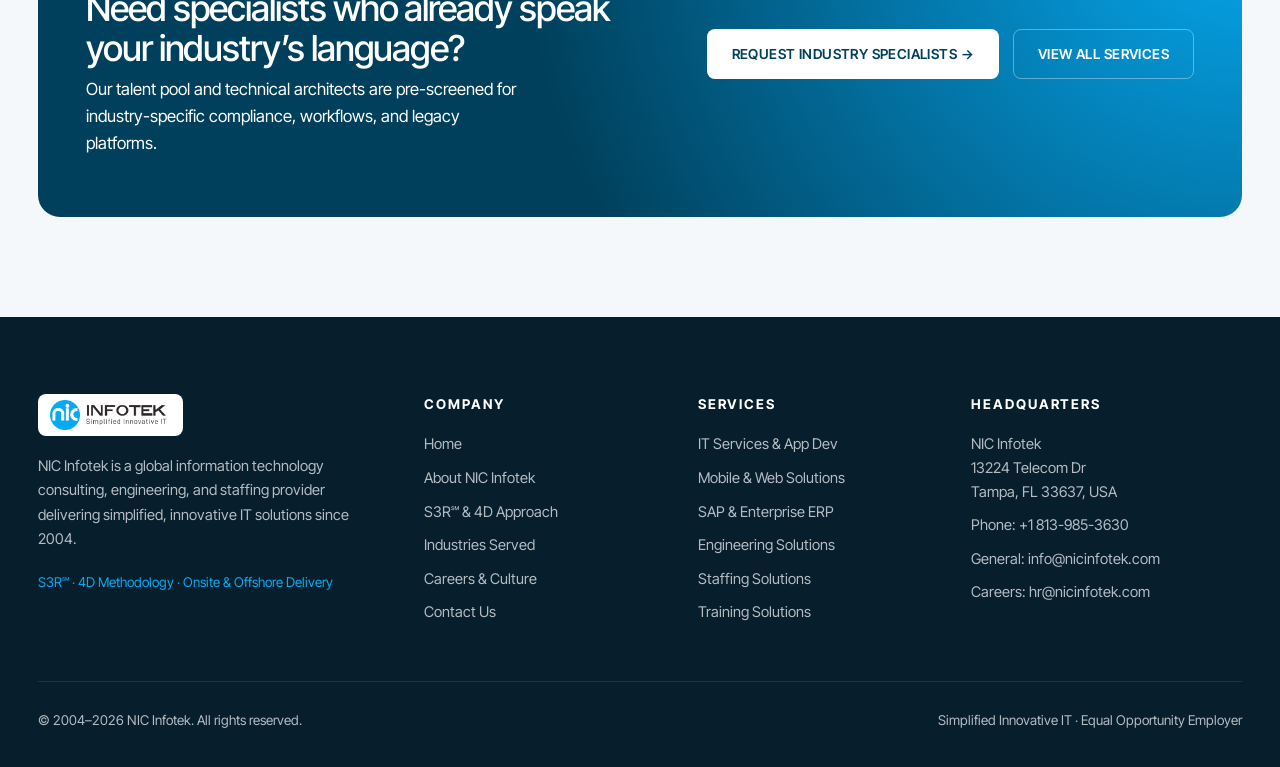
<file: industries.html>
<!DOCTYPE html>
<html lang="en">
<head>
  <meta charset="utf-8">
  <meta name="viewport" content="width=device-width, initial-scale=1, viewport-fit=cover">
  <title>Industries Served – NIC Infotek | 13 Regulated &amp; High-Growth Sectors</title>
  <meta name="description" content="NIC Infotek serves 13 core industries including Financial Services, Insurance, Healthcare &amp; Pharma, Oil &amp; Gas, Utilities, Energy/Nuclear/Clean, Aerospace, Manufacturing, EPC, Telecom, and Retail.">
  <link rel="preconnect" href="https://fonts.googleapis.com">
  <link rel="preconnect" href="https://fonts.gstatic.com" crossorigin>
  <link href="https://fonts.googleapis.com/css2?family=Inter+Tight:wght@300;400;500;600;700&display=swap" rel="stylesheet">
  <link rel="stylesheet" href="css/style.css">
</head>
<body>

  <!-- Top Utility Bar -->
  <div class="topbar">
    <div class="w">
      <div class="topbar-left">
        <span><i class="badge-dot"></i>Global IT Consulting, Engineering &amp; Staffing Since 2004</span>
      </div>
      <div class="topbar-right">
        <a href="tel:+18139853630">Tampa HQ: +1 813-985-3630</a>
        <a href="mailto:info@nicinfotek.com">info@nicinfotek.com</a>
        <a href="careers.html">Jobs @ NIC</a>
      </div>
    </div>
  </div>

  <!-- Main Header -->
  <header>
    <div class="w nav">
      <a href="index.html" class="lg" aria-label="NIC Infotek Home">
        <img src="images/logo.png" alt="NIC Infotek – Simplified Innovative IT">
      </a>

      <nav class="nl" aria-label="Primary Navigation">
        <a href="index.html">Home</a>
        <a href="about.html">About Us</a>
        <div class="nav-item">
          <a href="services.html">Services ▾</a>
          <div class="dropdown">
            <a href="services.html#it-services">
              <strong>01. IT Services <span>→</span></strong>
              <span>Custom apps, 4D methodology &amp; legacy integration</span>
            </a>
            <a href="services.html#technology-solutions">
              <strong>02. Technology Solutions <span>→</span></strong>
              <span>Mobile apps, Web architecture &amp; SAP / ERP</span>
            </a>
            <a href="services.html#engineering-solutions">
              <strong>03. Engineering Solutions <span>→</span></strong>
              <span>Architecture, planning &amp; technical execution</span>
            </a>
            <a href="services.html#staffing-solutions">
              <strong>04. Staffing Solutions <span>→</span></strong>
              <span>Contract, contract-to-hire &amp; direct hire</span>
            </a>
            <a href="services.html#training-solutions">
              <strong>05. Training Solutions <span>→</span></strong>
              <span>Needs analysis &amp; rapid workforce upskilling</span>
            </a>
          </div>
        </div>
        <a href="industries.html" class="active">Industries</a>
        <a href="careers.html">Careers</a>
        <a href="contact.html">Contact</a>
      </nav>

      <div class="nav-actions">
        <a href="contact.html?topic=staffing" class="btn sm">Hire Talent</a>
        <button class="menu-toggle" aria-label="Toggle Menu" aria-expanded="false">
          <svg viewBox="0 0 24 24" fill="none" stroke="currentColor" stroke-width="2">
            <path d="M4 6h16M4 12h16M4 18h16" stroke-linecap="round"/>
          </svg>
        </button>
      </div>
    </div>

    <div class="mobile-drawer">
      <div class="mobile-links">
        <a href="index.html">Home <span>→</span></a>
        <a href="about.html">About Us &amp; S3R℠ Approach <span>→</span></a>
        <a href="services.html">Services &amp; Solutions <span>→</span></a>
        <a href="industries.html" class="active">Industries Served (13) <span>→</span></a>
        <a href="careers.html">Careers &amp; Open Jobs <span>→</span></a>
        <a href="contact.html">Contact Us <span>→</span></a>
      </div>
      <div>
        <p style="color:var(--mut);font-size:0.9rem;margin-bottom:16px;">13224 Telecom Dr, Tampa, FL 33637 · +1 813-985-3630</p>
        <a href="contact.html" class="btn" style="width:100%">Start a Conversation →</a>
      </div>
    </div>
  </header>

  <main>
    <!-- Page Hero -->
    <div class="page-hero">
      <div class="w">
        <div class="breadcrumbs">
          <a href="index.html">Home</a>
          <span class="sep">/</span>
          <span>Industries Served</span>
        </div>
        <span class="eb" style="color:var(--acc-light)">Domain Expertise · 13 Specialized Sectors</span>
        <h1>Deep industry awareness alongside <em>technical</em> mastery.</h1>
        <p class="lead">Our consultants work closely with Fortune 2000 and emerging organizations across 13 distinct disciplines—combining regulatory understanding with engineering precision.</p>
      </div>
    </div>

    <!-- Filterable 13 Industries Grid -->
    <section>
      <div class="w">
        <div class="hd" style="margin-bottom:36px">
          <div>
            <span class="k">Explore by Vertical</span>
            <h2>13 industries where we deliver impact.</h2>
          </div>
          <p>Select a sector category below to filter our specialized industry practices and see how we align technology and talent to your domain.</p>
        </div>

        <!-- Interactive Filter Bar -->
        <div class="filter-bar" data-filter-group=".industry-card">
          <button class="filter-btn active" data-filter="all">All 13 Industries</button>
          <button class="filter-btn" data-filter="finance-health">Finance, Insurance &amp; Healthcare</button>
          <button class="filter-btn" data-filter="energy">Energy, Oil &amp; Gas &amp; Utilities</button>
          <button class="filter-btn" data-filter="industrial">Industrial, EPC &amp; Aerospace</button>
          <button class="filter-btn" data-filter="tech-retail">Technology, Telecom &amp; Retail</button>
        </div>

        <div class="grid-3">
          <!-- 1. Financial Services & Banking -->
          <div class="card industry-card rv" data-category="finance-health">
            <div>
              <div class="card-icon">01</div>
              <h3>Financial Services &amp; Banking</h3>
              <p>Modernizing core banking applications, payment gateways, fraud analytics, and regulatory compliance workflows with high-availability data architecture.</p>
            </div>
            <div class="tag-list">
              <span class="tag">Core Banking</span>
              <span class="tag">Risk &amp; Compliance</span>
              <span class="tag">Data Warehousing</span>
            </div>
          </div>

          <!-- 2. Insurance -->
          <div class="card industry-card rv" data-category="finance-health">
            <div>
              <div class="card-icon">02</div>
              <h3>Insurance</h3>
              <p>Streamlining underwriting, policy administration, mobile claims processing, and actuarial data integration across P&amp;C, life, and health carriers.</p>
            </div>
            <div class="tag-list">
              <span class="tag">Claims Automation</span>
              <span class="tag">Policy Portals</span>
              <span class="tag">Mobile Adjuster Apps</span>
            </div>
          </div>

          <!-- 3. Healthcare & Pharmaceutical -->
          <div class="card industry-card rv" data-category="finance-health">
            <div>
              <div class="card-icon">03</div>
              <h3>Healthcare &amp; Pharmaceutical</h3>
              <p>Delivering HIPAA-compliant clinical systems, EMR/EHR interoperability, clinical trial data management, and validation specialists for life sciences.</p>
            </div>
            <div class="tag-list">
              <span class="tag">HIPAA / HL7 / FHIR</span>
              <span class="tag">Pharma R&amp;D IT</span>
              <span class="tag">Patient Mobility</span>
            </div>
          </div>

          <!-- 4. Oil & Gas -->
          <div class="card industry-card rv" data-category="energy">
            <div>
              <div class="card-icon">04</div>
              <h3>Oil &amp; Gas</h3>
              <p>Supporting upstream, midstream, and downstream operations with SAP ERP supply chain solutions, field service mobility, and pipeline engineering talent.</p>
            </div>
            <div class="tag-list">
              <span class="tag">Upstream / Downstream</span>
              <span class="tag">SAP Oil &amp; Gas</span>
              <span class="tag">Field Engineering</span>
            </div>
          </div>

          <!-- 5. Utilities -->
          <div class="card industry-card rv" data-category="energy">
            <div>
              <div class="card-icon">05</div>
              <h3>Utilities</h3>
              <p>Smart grid data integration, customer billing modernization, outage management mobility, and GIS/asset management support for power and water utilities.</p>
            </div>
            <div class="tag-list">
              <span class="tag">Smart Grid &amp; GIS</span>
              <span class="tag">Enterprise Asset Mgmt</span>
              <span class="tag">Customer Portals</span>
            </div>
          </div>

          <!-- 6. Energy / Nuclear / Clean -->
          <div class="card industry-card rv" data-category="energy">
            <div>
              <div class="card-icon">06</div>
              <h3>Energy / Nuclear / Clean</h3>
              <p>Supplying rigorous, security-vetted engineering and IT specialists for nuclear power generation, renewable solar/wind grids, and clean energy transitions.</p>
            </div>
            <div class="tag-list">
              <span class="tag">Nuclear Compliance</span>
              <span class="tag">Clean Energy Grids</span>
              <span class="tag">Safety Systems</span>
            </div>
          </div>

          <!-- 7. Chemical -->
          <div class="card industry-card rv" data-category="energy">
            <div>
              <div class="card-icon">07</div>
              <h3>Chemical</h3>
              <p>Process manufacturing ERP, EHS (Environment, Health &amp; Safety) tracking systems, batch traceability, and chemical engineering workforce solutions.</p>
            </div>
            <div class="tag-list">
              <span class="tag">Process ERP</span>
              <span class="tag">EHS Compliance</span>
              <span class="tag">Supply Chain</span>
            </div>
          </div>

          <!-- 8. Construction & EPC Staffing -->
          <div class="card industry-card rv" data-category="industrial">
            <div>
              <div class="card-icon">08</div>
              <h3>Construction &amp; EPC Staffing</h3>
              <p>Dedicated Engineering, Procurement, and Construction (EPC) staffing—providing project controls, estimators, civil/structural engineers, and field IT leads.</p>
            </div>
            <div class="tag-list">
              <span class="tag">EPC Project Controls</span>
              <span class="tag">Architecture &amp; Planning</span>
              <span class="tag">Field Mobility</span>
            </div>
          </div>

          <!-- 9. Manufacturing -->
          <div class="card industry-card rv" data-category="industrial">
            <div>
              <div class="card-icon">09</div>
              <h3>Manufacturing</h3>
              <p>Connecting shop-floor MES systems with top-floor SAP/Oracle ERP, automating inventory &amp; distribution, and deploying industrial IoT analytics.</p>
            </div>
            <div class="tag-list">
              <span class="tag">SAP / Oracle ERP</span>
              <span class="tag">Shop-Floor MES</span>
              <span class="tag">Supply Chain Optimization</span>
            </div>
          </div>

          <!-- 10. Aerospace -->
          <div class="card industry-card rv" data-category="industrial">
            <div>
              <div class="card-icon">10</div>
              <h3>Aerospace</h3>
              <p>High-precision engineering and software solutions for avionics, PLM/CAD lifecycle management, MRO (Maintenance, Repair &amp; Overhaul), and defense supply chains.</p>
            </div>
            <div class="tag-list">
              <span class="tag">Avionics &amp; Embedded</span>
              <span class="tag">PLM &amp; MRO Systems</span>
              <span class="tag">Vetted Aerospace Talent</span>
            </div>
          </div>

          <!-- 11. Technology -->
          <div class="card industry-card rv" data-category="tech-retail">
            <div>
              <div class="card-icon">11</div>
              <h3>Technology</h3>
              <p>Partnering with software vendors and high-tech innovators to accelerate product roadmaps through our 4D methodology, cloud engineering, and QA automation.</p>
            </div>
            <div class="tag-list">
              <span class="tag">SaaS &amp; Cloud Platforms</span>
              <span class="tag">4D App Development</span>
              <span class="tag">DevOps &amp; QA</span>
            </div>
          </div>

          <!-- 12. Telecommunications -->
          <div class="card industry-card rv" data-category="tech-retail">
            <div>
              <div class="card-icon">12</div>
              <h3>Telecommunications</h3>
              <p>OSS/BSS transformation, 5G network engineering, connected car &amp; handheld mobile ecosystems, and high-volume subscriber data management.</p>
            </div>
            <div class="tag-list">
              <span class="tag">OSS / BSS</span>
              <span class="tag">5G &amp; Network Eng</span>
              <span class="tag">Connected Mobility</span>
            </div>
          </div>

          <!-- 13. Retail & Consumer Services -->
          <div class="card industry-card rv" data-category="tech-retail">
            <div>
              <div class="card-icon">13</div>
              <h3>Retail &amp; Consumer Services</h3>
              <p>Building frictionless omnichannel e-commerce, mobile shopping apps, POS integrations, and real-time merchandising &amp; fulfillment platforms.</p>
            </div>
            <div class="tag-list">
              <span class="tag">Omnichannel Commerce</span>
              <span class="tag">Mobile Retail</span>
              <span class="tag">Customer Analytics</span>
            </div>
          </div>
        </div>
      </div>
    </section>

    <!-- Bottom CTA -->
    <section class="dk">
      <div class="w">
        <div class="pn a rv" style="min-height:auto">
          <div class="grid-2" style="align-items:center">
            <div>
              <span class="k" style="color:var(--acc-light)">Domain-Specific Delivery</span>
              <h3 style="margin-bottom:8px">Need specialists who already speak your industry’s language?</h3>
              <p>Our talent pool and technical architects are pre-screened for industry-specific compliance, workflows, and legacy platforms.</p>
            </div>
            <div class="cta-actions">
              <a href="contact.html?topic=staffing" class="btn light">Request Industry Specialists →</a>
              <a href="services.html" class="btn o" style="color:#fff;border-color:rgba(255,255,255,0.35)">View All Services</a>
            </div>
          </div>
        </div>
      </div>
    </section>
  </main>

  <!-- Global Footer -->
  <footer>
    <div class="w">
      <div class="footer-grid">
        <div class="footer-brand">
          <img src="images/logo.png" alt="NIC Infotek">
          <p>NIC Infotek is a global information technology consulting, engineering, and staffing provider delivering simplified, innovative IT solutions since 2004.</p>
          <p style="font-size:0.84rem;color:var(--acc-light)">S3R℠ · 4D Methodology · Onsite &amp; Offshore Delivery</p>
        </div>

        <div class="footer-col">
          <h4>Company</h4>
          <ul>
            <li><a href="index.html">Home</a></li>
            <li><a href="about.html">About NIC Infotek</a></li>
            <li><a href="about.html#methodology">S3R℠ &amp; 4D Approach</a></li>
            <li><a href="industries.html">Industries Served</a></li>
            <li><a href="careers.html">Careers &amp; Culture</a></li>
            <li><a href="contact.html">Contact Us</a></li>
          </ul>
        </div>

        <div class="footer-col">
          <h4>Services</h4>
          <ul>
            <li><a href="services.html#it-services">IT Services &amp; App Dev</a></li>
            <li><a href="services.html#technology-solutions">Mobile &amp; Web Solutions</a></li>
            <li><a href="services.html#technology-solutions">SAP &amp; Enterprise ERP</a></li>
            <li><a href="services.html#engineering-solutions">Engineering Solutions</a></li>
            <li><a href="services.html#staffing-solutions">Staffing Solutions</a></li>
            <li><a href="services.html#training-solutions">Training Solutions</a></li>
          </ul>
        </div>

        <div class="footer-col">
          <h4>Headquarters</h4>
          <ul>
            <li>NIC Infotek<br>13224 Telecom Dr<br>Tampa, FL 33637, USA</li>
            <li>Phone: <a href="tel:+18139853630">+1 813-985-3630</a></li>
            <li>General: <a href="mailto:info@nicinfotek.com">info@nicinfotek.com</a></li>
            <li>Careers: <a href="mailto:hr@nicinfotek.com">hr@nicinfotek.com</a></li>
          </ul>
        </div>
      </div>

      <div class="footer-bottom">
        <span>© 2004–2026 NIC Infotek. All rights reserved.</span>
        <span>Simplified Innovative IT · Equal Opportunity Employer</span>
      </div>
    </div>
  </footer>

  <script src="js/main.js" defer></script>
</body>
</html>
</file>
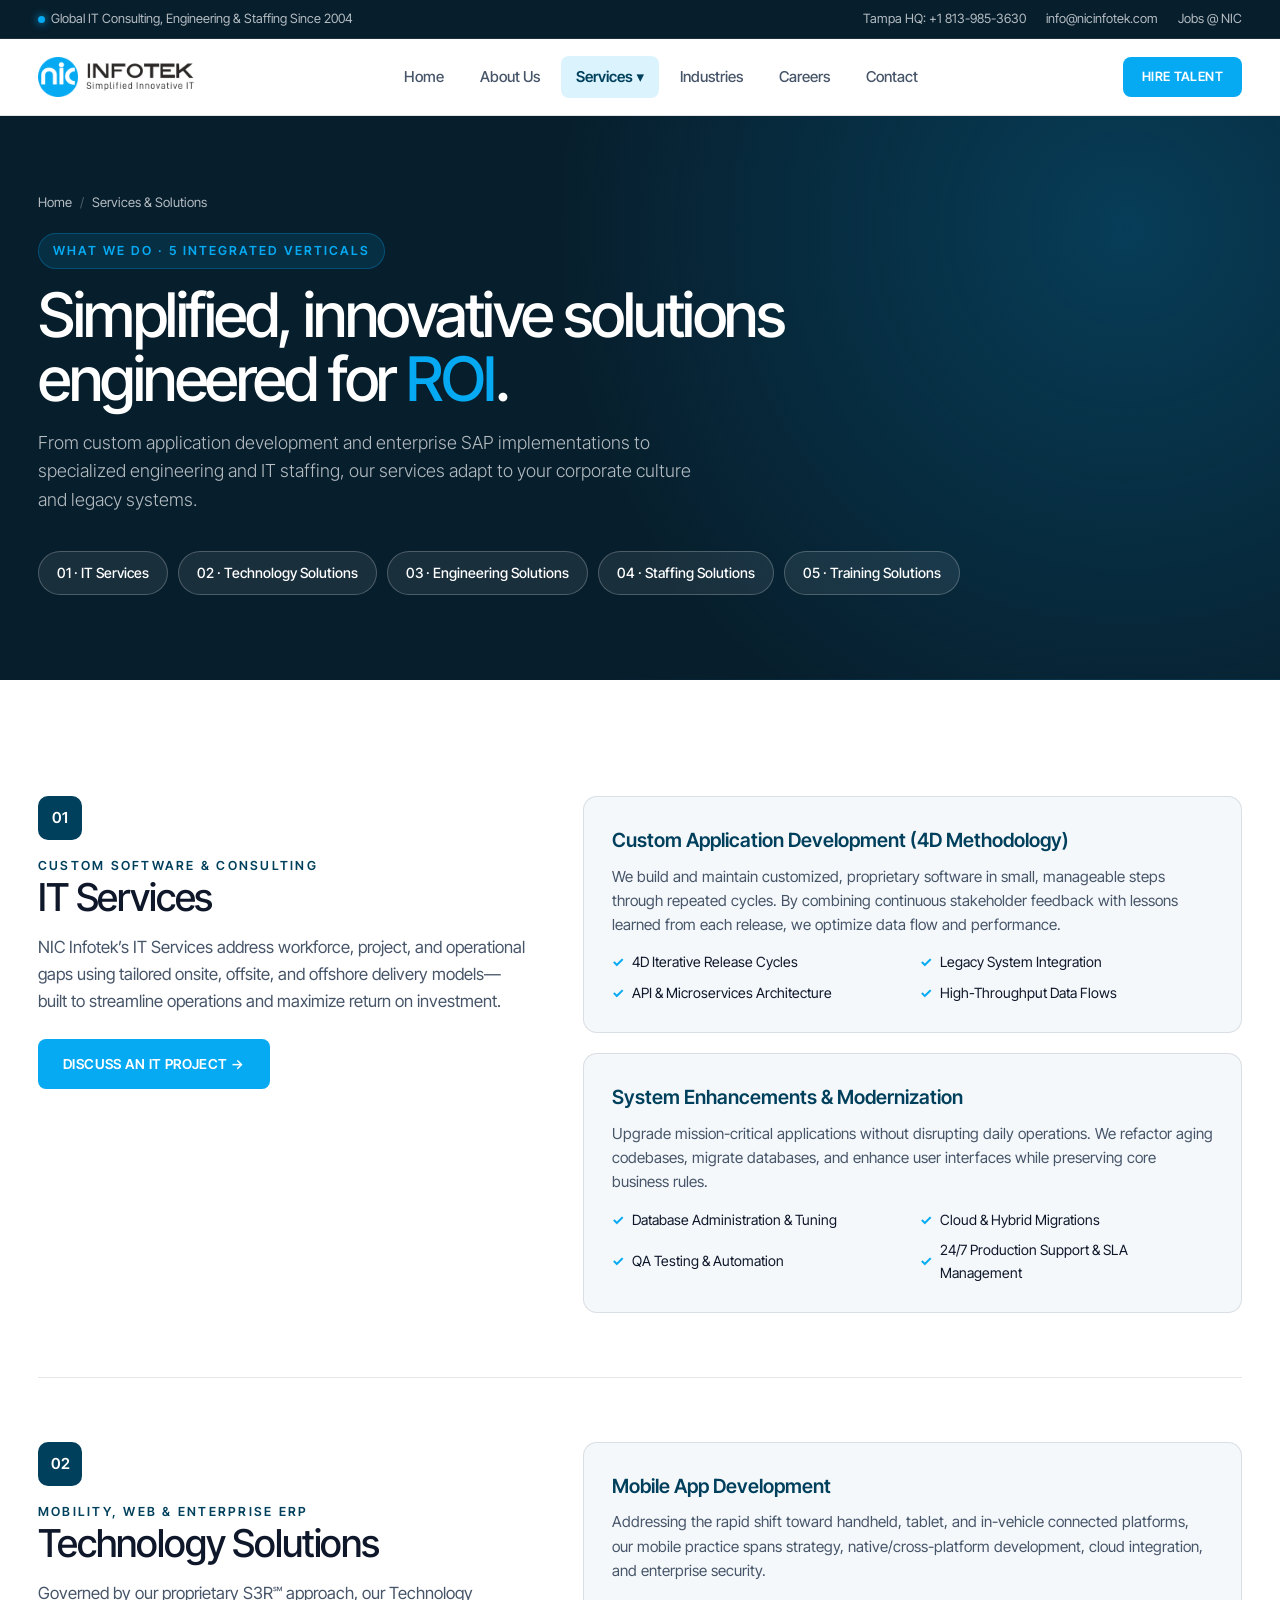
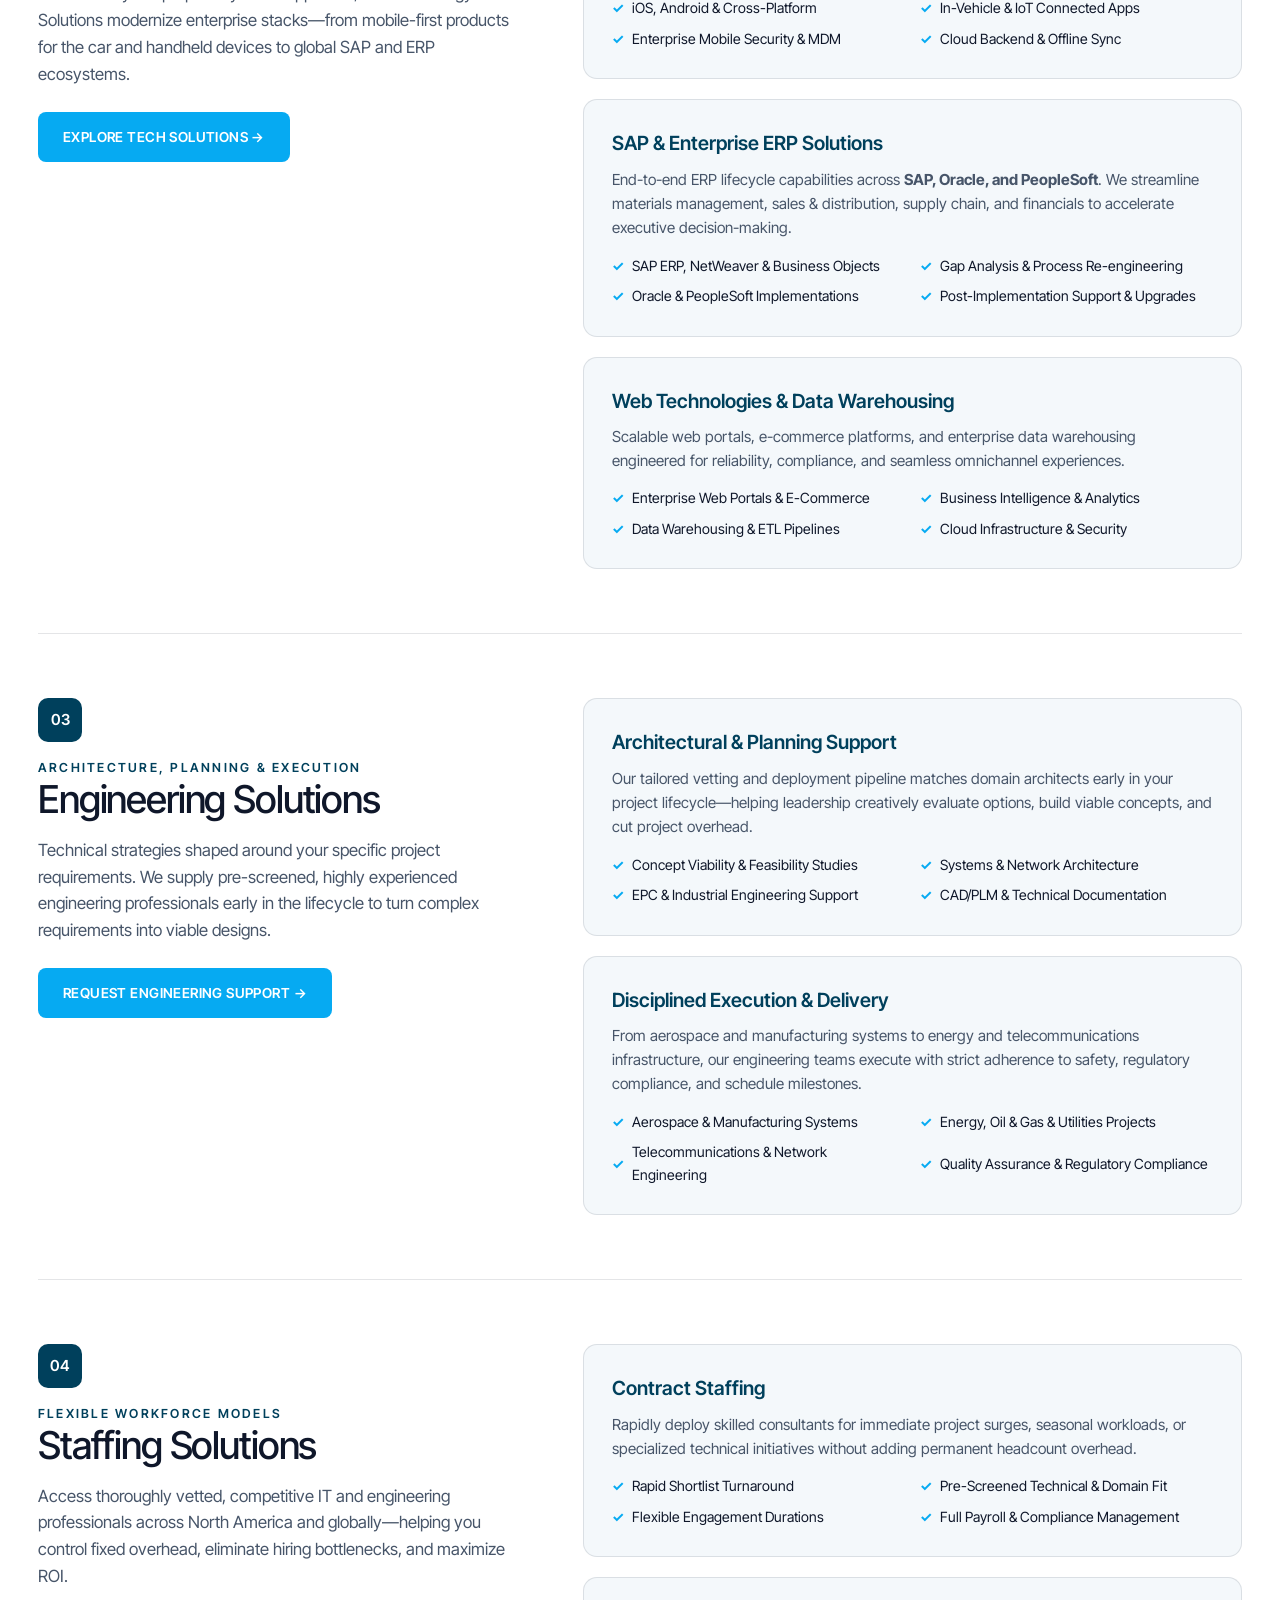
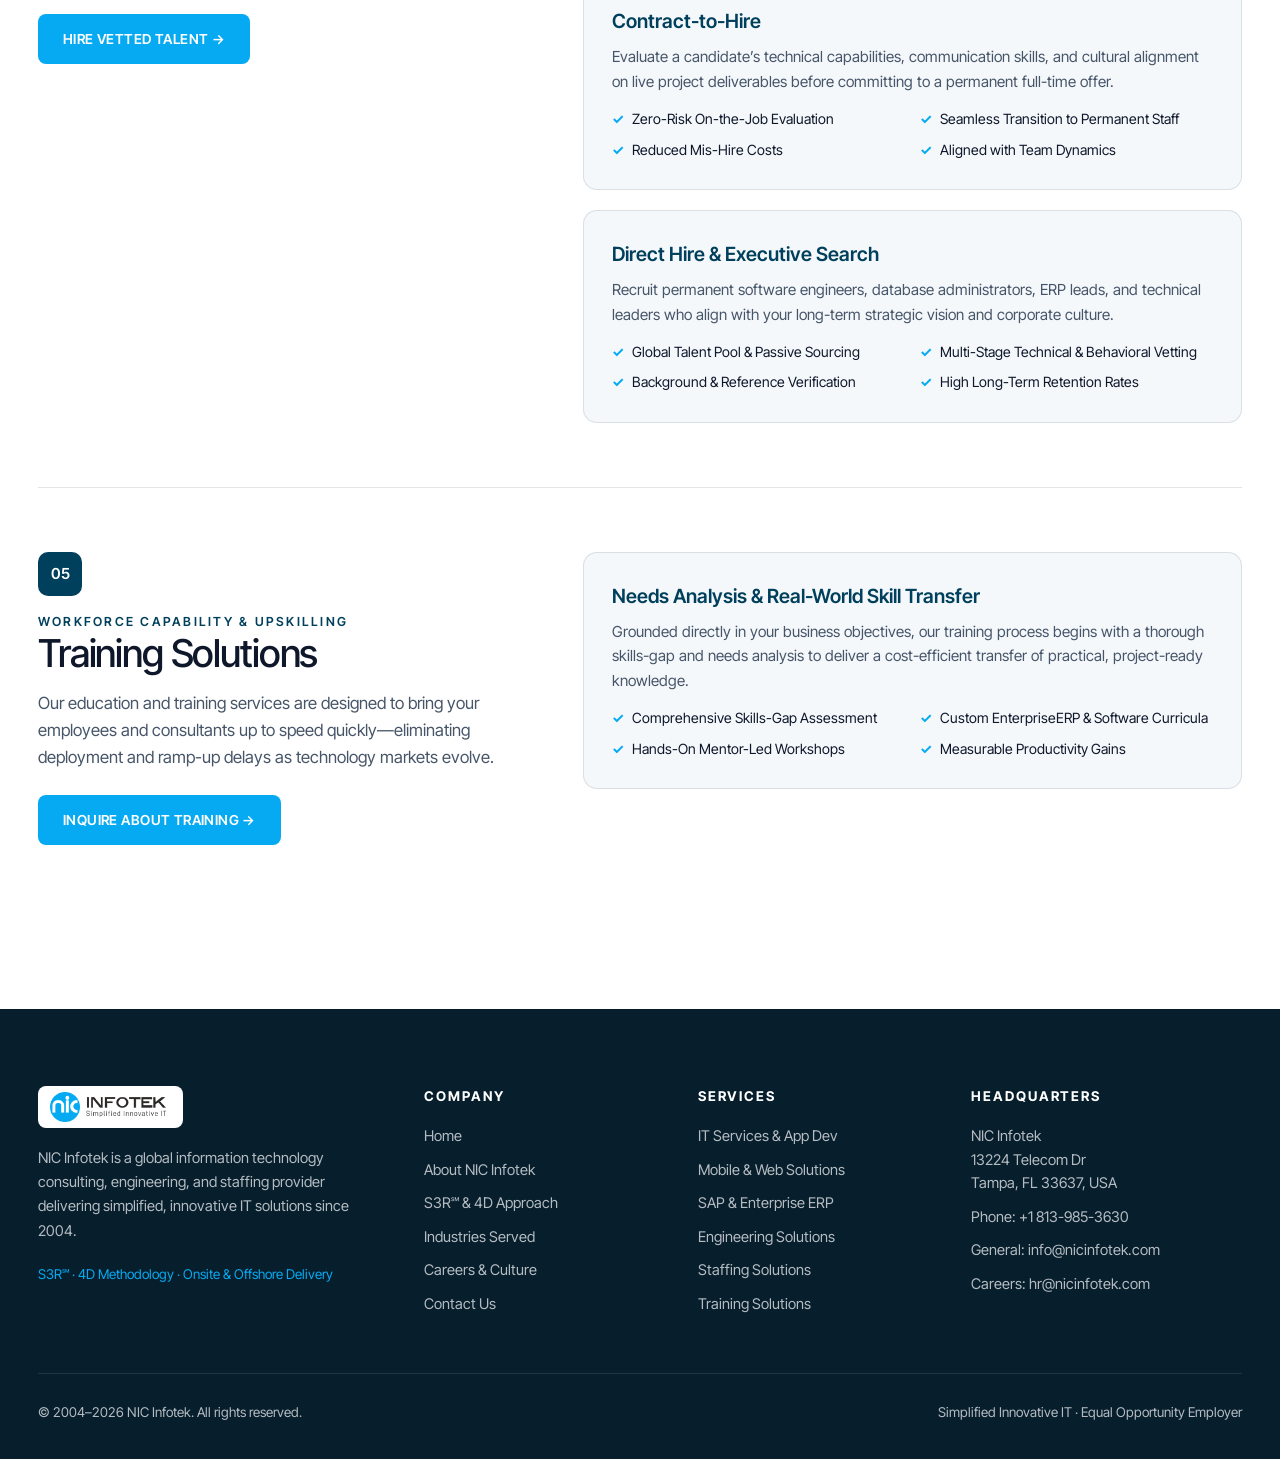
<file: services.html>
<!DOCTYPE html>
<html lang="en">
<head>
  <meta charset="utf-8">
  <meta name="viewport" content="width=device-width, initial-scale=1, viewport-fit=cover">
  <title>Services &amp; Solutions – NIC Infotek | IT, Mobile, SAP/ERP, Engineering &amp; Staffing</title>
  <meta name="description" content="Explore NIC Infotek's five core service lines: IT Services, Technology Solutions (Mobile, Web, SAP/ERP), Engineering Solutions, Staffing Solutions, and Training Solutions.">
  <link rel="preconnect" href="https://fonts.googleapis.com">
  <link rel="preconnect" href="https://fonts.gstatic.com" crossorigin>
  <link href="https://fonts.googleapis.com/css2?family=Inter+Tight:wght@300;400;500;600;700&display=swap" rel="stylesheet">
  <link rel="stylesheet" href="css/style.css">
</head>
<body>

  <!-- Top Utility Bar -->
  <div class="topbar">
    <div class="w">
      <div class="topbar-left">
        <span><i class="badge-dot"></i>Global IT Consulting, Engineering &amp; Staffing Since 2004</span>
      </div>
      <div class="topbar-right">
        <a href="tel:+18139853630">Tampa HQ: +1 813-985-3630</a>
        <a href="mailto:info@nicinfotek.com">info@nicinfotek.com</a>
        <a href="careers.html">Jobs @ NIC</a>
      </div>
    </div>
  </div>

  <!-- Main Header -->
  <header>
    <div class="w nav">
      <a href="index.html" class="lg" aria-label="NIC Infotek Home">
        <img src="images/logo.png" alt="NIC Infotek – Simplified Innovative IT">
      </a>

      <nav class="nl" aria-label="Primary Navigation">
        <a href="index.html">Home</a>
        <a href="about.html">About Us</a>
        <div class="nav-item">
          <a href="services.html" class="active">Services ▾</a>
          <div class="dropdown">
            <a href="services.html#it-services">
              <strong>01. IT Services <span>→</span></strong>
              <span>Custom apps, 4D methodology &amp; legacy integration</span>
            </a>
            <a href="services.html#technology-solutions">
              <strong>02. Technology Solutions <span>→</span></strong>
              <span>Mobile apps, Web architecture &amp; SAP / ERP</span>
            </a>
            <a href="services.html#engineering-solutions">
              <strong>03. Engineering Solutions <span>→</span></strong>
              <span>Architecture, planning &amp; technical execution</span>
            </a>
            <a href="services.html#staffing-solutions">
              <strong>04. Staffing Solutions <span>→</span></strong>
              <span>Contract, contract-to-hire &amp; direct hire</span>
            </a>
            <a href="services.html#training-solutions">
              <strong>05. Training Solutions <span>→</span></strong>
              <span>Needs analysis &amp; rapid workforce upskilling</span>
            </a>
          </div>
        </div>
        <a href="industries.html">Industries</a>
        <a href="careers.html">Careers</a>
        <a href="contact.html">Contact</a>
      </nav>

      <div class="nav-actions">
        <a href="contact.html?topic=staffing" class="btn sm">Hire Talent</a>
        <button class="menu-toggle" aria-label="Toggle Menu" aria-expanded="false">
          <svg viewBox="0 0 24 24" fill="none" stroke="currentColor" stroke-width="2">
            <path d="M4 6h16M4 12h16M4 18h16" stroke-linecap="round"/>
          </svg>
        </button>
      </div>
    </div>

    <div class="mobile-drawer">
      <div class="mobile-links">
        <a href="index.html">Home <span>→</span></a>
        <a href="about.html">About Us &amp; S3R℠ Approach <span>→</span></a>
        <a href="services.html" class="active">Services &amp; Solutions <span>→</span></a>
        <a href="industries.html">Industries Served (13) <span>→</span></a>
        <a href="careers.html">Careers &amp; Open Jobs <span>→</span></a>
        <a href="contact.html">Contact Us <span>→</span></a>
      </div>
      <div>
        <p style="color:var(--mut);font-size:0.9rem;margin-bottom:16px;">13224 Telecom Dr, Tampa, FL 33637 · +1 813-985-3630</p>
        <a href="contact.html" class="btn" style="width:100%">Start a Conversation →</a>
      </div>
    </div>
  </header>

  <main>
    <!-- Page Hero -->
    <div class="page-hero">
      <div class="w">
        <div class="breadcrumbs">
          <a href="index.html">Home</a>
          <span class="sep">/</span>
          <span>Services &amp; Solutions</span>
        </div>
        <span class="eb" style="color:var(--acc-light)">What We Do · 5 Integrated Verticals</span>
        <h1>Simplified, innovative solutions engineered for <em>ROI</em>.</h1>
        <p class="lead">From custom application development and enterprise SAP implementations to specialized engineering and IT staffing, our services adapt to your corporate culture and legacy systems.</p>

        <!-- Quick Jump Bar -->
        <div class="filter-bar" style="margin-top:36px;margin-bottom:0">
          <a href="#it-services" class="filter-btn hero-pill">01 · IT Services</a>
          <a href="#technology-solutions" class="filter-btn hero-pill">02 · Technology Solutions</a>
          <a href="#engineering-solutions" class="filter-btn hero-pill">03 · Engineering Solutions</a>
          <a href="#staffing-solutions" class="filter-btn hero-pill">04 · Staffing Solutions</a>
          <a href="#training-solutions" class="filter-btn hero-pill">05 · Training Solutions</a>
        </div>
      </div>
    </div>

    <!-- Detailed Service Blocks -->
    <section>
      <div class="w">

        <!-- 01. IT Services -->
        <div id="it-services" class="service-block rv">
          <div class="service-meta">
            <div class="service-num">01</div>
            <span class="k" style="display:block">Custom Software &amp; Consulting</span>
            <h2>IT Services</h2>
            <p>NIC Infotek’s IT Services address workforce, project, and operational gaps using tailored onsite, offsite, and offshore delivery models—built to streamline operations and maximize return on investment.</p>
            <a href="contact.html?topic=it-services" class="btn">Discuss an IT Project →</a>
          </div>

          <div class="sub-cards">
            <div class="sub-card">
              <h3>Custom Application Development (4D Methodology)</h3>
              <p>We build and maintain customized, proprietary software in small, manageable steps through repeated cycles. By combining continuous stakeholder feedback with lessons learned from each release, we optimize data flow and performance.</p>
              <ul class="check-list">
                <li>4D Iterative Release Cycles</li>
                <li>Legacy System Integration</li>
                <li>API &amp; Microservices Architecture</li>
                <li>High-Throughput Data Flows</li>
              </ul>
            </div>

            <div class="sub-card">
              <h3>System Enhancements &amp; Modernization</h3>
              <p>Upgrade mission-critical applications without disrupting daily operations. We refactor aging codebases, migrate databases, and enhance user interfaces while preserving core business rules.</p>
              <ul class="check-list">
                <li>Database Administration &amp; Tuning</li>
                <li>Cloud &amp; Hybrid Migrations</li>
                <li>QA Testing &amp; Automation</li>
                <li>24/7 Production Support &amp; SLA Management</li>
              </ul>
            </div>
          </div>
        </div>

        <!-- 02. Technology Solutions -->
        <div id="technology-solutions" class="service-block rv">
          <div class="service-meta">
            <div class="service-num">02</div>
            <span class="k" style="display:block">Mobility, Web &amp; Enterprise ERP</span>
            <h2>Technology Solutions</h2>
            <p>Governed by our proprietary S3R℠ approach, our Technology Solutions modernize enterprise stacks—from mobile-first products for the car and handheld devices to global SAP and ERP ecosystems.</p>
            <a href="contact.html?topic=technology" class="btn">Explore Tech Solutions →</a>
          </div>

          <div class="sub-cards">
            <div class="sub-card">
              <h3>Mobile App Development</h3>
              <p>Addressing the rapid shift toward handheld, tablet, and in-vehicle connected platforms, our mobile practice spans strategy, native/cross-platform development, cloud integration, and enterprise security.</p>
              <ul class="check-list">
                <li>iOS, Android &amp; Cross-Platform</li>
                <li>In-Vehicle &amp; IoT Connected Apps</li>
                <li>Enterprise Mobile Security &amp; MDM</li>
                <li>Cloud Backend &amp; Offline Sync</li>
              </ul>
            </div>

            <div class="sub-card">
              <h3>SAP &amp; Enterprise ERP Solutions</h3>
              <p>End-to-end ERP lifecycle capabilities across <b>SAP, Oracle, and PeopleSoft</b>. We streamline materials management, sales &amp; distribution, supply chain, and financials to accelerate executive decision-making.</p>
              <ul class="check-list">
                <li>SAP ERP, NetWeaver &amp; Business Objects</li>
                <li>Gap Analysis &amp; Process Re-engineering</li>
                <li>Oracle &amp; PeopleSoft Implementations</li>
                <li>Post-Implementation Support &amp; Upgrades</li>
              </ul>
            </div>

            <div class="sub-card">
              <h3>Web Technologies &amp; Data Warehousing</h3>
              <p>Scalable web portals, e-commerce platforms, and enterprise data warehousing engineered for reliability, compliance, and seamless omnichannel experiences.</p>
              <ul class="check-list">
                <li>Enterprise Web Portals &amp; E-Commerce</li>
                <li>Business Intelligence &amp; Analytics</li>
                <li>Data Warehousing &amp; ETL Pipelines</li>
                <li>Cloud Infrastructure &amp; Security</li>
              </ul>
            </div>
          </div>
        </div>

        <!-- 03. Engineering Solutions -->
        <div id="engineering-solutions" class="service-block rv">
          <div class="service-meta">
            <div class="service-num">03</div>
            <span class="k" style="display:block">Architecture, Planning &amp; Execution</span>
            <h2>Engineering Solutions</h2>
            <p>Technical strategies shaped around your specific project requirements. We supply pre-screened, highly experienced engineering professionals early in the lifecycle to turn complex requirements into viable designs.</p>
            <a href="contact.html?topic=engineering" class="btn">Request Engineering Support →</a>
          </div>

          <div class="sub-cards">
            <div class="sub-card">
              <h3>Architectural &amp; Planning Support</h3>
              <p>Our tailored vetting and deployment pipeline matches domain architects early in your project lifecycle—helping leadership creatively evaluate options, build viable concepts, and cut project overhead.</p>
              <ul class="check-list">
                <li>Concept Viability &amp; Feasibility Studies</li>
                <li>Systems &amp; Network Architecture</li>
                <li>EPC &amp; Industrial Engineering Support</li>
                <li>CAD/PLM &amp; Technical Documentation</li>
              </ul>
            </div>

            <div class="sub-card">
              <h3>Disciplined Execution &amp; Delivery</h3>
              <p>From aerospace and manufacturing systems to energy and telecommunications infrastructure, our engineering teams execute with strict adherence to safety, regulatory compliance, and schedule milestones.</p>
              <ul class="check-list">
                <li>Aerospace &amp; Manufacturing Systems</li>
                <li>Energy, Oil &amp; Gas &amp; Utilities Projects</li>
                <li>Telecommunications &amp; Network Engineering</li>
                <li>Quality Assurance &amp; Regulatory Compliance</li>
              </ul>
            </div>
          </div>
        </div>

        <!-- 04. Staffing Solutions -->
        <div id="staffing-solutions" class="service-block rv">
          <div class="service-meta">
            <div class="service-num">04</div>
            <span class="k" style="display:block">Flexible Workforce Models</span>
            <h2>Staffing Solutions</h2>
            <p>Access thoroughly vetted, competitive IT and engineering professionals across North America and globally—helping you control fixed overhead, eliminate hiring bottlenecks, and maximize ROI.</p>
            <a href="contact.html?topic=staffing" class="btn">Hire Vetted Talent →</a>
          </div>

          <div class="sub-cards">
            <div class="sub-card">
              <h3>Contract Staffing</h3>
              <p>Rapidly deploy skilled consultants for immediate project surges, seasonal workloads, or specialized technical initiatives without adding permanent headcount overhead.</p>
              <ul class="check-list">
                <li>Rapid Shortlist Turnaround</li>
                <li>Pre-Screened Technical &amp; Domain Fit</li>
                <li>Flexible Engagement Durations</li>
                <li>Full Payroll &amp; Compliance Management</li>
              </ul>
            </div>

            <div class="sub-card">
              <h3>Contract-to-Hire</h3>
              <p>Evaluate a candidate’s technical capabilities, communication skills, and cultural alignment on live project deliverables before committing to a permanent full-time offer.</p>
              <ul class="check-list">
                <li>Zero-Risk On-the-Job Evaluation</li>
                <li>Seamless Transition to Permanent Staff</li>
                <li>Reduced Mis-Hire Costs</li>
                <li>Aligned with Team Dynamics</li>
              </ul>
            </div>

            <div class="sub-card">
              <h3>Direct Hire &amp; Executive Search</h3>
              <p>Recruit permanent software engineers, database administrators, ERP leads, and technical leaders who align with your long-term strategic vision and corporate culture.</p>
              <ul class="check-list">
                <li>Global Talent Pool &amp; Passive Sourcing</li>
                <li>Multi-Stage Technical &amp; Behavioral Vetting</li>
                <li>Background &amp; Reference Verification</li>
                <li>High Long-Term Retention Rates</li>
              </ul>
            </div>
          </div>
        </div>

        <!-- 05. Training Solutions -->
        <div id="training-solutions" class="service-block rv">
          <div class="service-meta">
            <div class="service-num">05</div>
            <span class="k" style="display:block">Workforce Capability &amp; Upskilling</span>
            <h2>Training Solutions</h2>
            <p>Our education and training services are designed to bring your employees and consultants up to speed quickly—eliminating deployment and ramp-up delays as technology markets evolve.</p>
            <a href="contact.html?topic=training" class="btn">Inquire About Training →</a>
          </div>

          <div class="sub-cards">
            <div class="sub-card">
              <h3>Needs Analysis &amp; Real-World Skill Transfer</h3>
              <p>Grounded directly in your business objectives, our training process begins with a thorough skills-gap and needs analysis to deliver a cost-efficient transfer of practical, project-ready knowledge.</p>
              <ul class="check-list">
                <li>Comprehensive Skills-Gap Assessment</li>
                <li>Custom EnterpriseERP &amp; Software Curricula</li>
                <li>Hands-On Mentor-Led Workshops</li>
                <li>Measurable Productivity Gains</li>
              </ul>
            </div>
          </div>
        </div>

      </div>
    </section>
  </main>

  <!-- Global Footer -->
  <footer>
    <div class="w">
      <div class="footer-grid">
        <div class="footer-brand">
          <img src="images/logo.png" alt="NIC Infotek">
          <p>NIC Infotek is a global information technology consulting, engineering, and staffing provider delivering simplified, innovative IT solutions since 2004.</p>
          <p style="font-size:0.84rem;color:var(--acc-light)">S3R℠ · 4D Methodology · Onsite &amp; Offshore Delivery</p>
        </div>

        <div class="footer-col">
          <h4>Company</h4>
          <ul>
            <li><a href="index.html">Home</a></li>
            <li><a href="about.html">About NIC Infotek</a></li>
            <li><a href="about.html#methodology">S3R℠ &amp; 4D Approach</a></li>
            <li><a href="industries.html">Industries Served</a></li>
            <li><a href="careers.html">Careers &amp; Culture</a></li>
            <li><a href="contact.html">Contact Us</a></li>
          </ul>
        </div>

        <div class="footer-col">
          <h4>Services</h4>
          <ul>
            <li><a href="services.html#it-services">IT Services &amp; App Dev</a></li>
            <li><a href="services.html#technology-solutions">Mobile &amp; Web Solutions</a></li>
            <li><a href="services.html#technology-solutions">SAP &amp; Enterprise ERP</a></li>
            <li><a href="services.html#engineering-solutions">Engineering Solutions</a></li>
            <li><a href="services.html#staffing-solutions">Staffing Solutions</a></li>
            <li><a href="services.html#training-solutions">Training Solutions</a></li>
          </ul>
        </div>

        <div class="footer-col">
          <h4>Headquarters</h4>
          <ul>
            <li>NIC Infotek<br>13224 Telecom Dr<br>Tampa, FL 33637, USA</li>
            <li>Phone: <a href="tel:+18139853630">+1 813-985-3630</a></li>
            <li>General: <a href="mailto:info@nicinfotek.com">info@nicinfotek.com</a></li>
            <li>Careers: <a href="mailto:hr@nicinfotek.com">hr@nicinfotek.com</a></li>
          </ul>
        </div>
      </div>

      <div class="footer-bottom">
        <span>© 2004–2026 NIC Infotek. All rights reserved.</span>
        <span>Simplified Innovative IT · Equal Opportunity Employer</span>
      </div>
    </div>
  </footer>

  <script src="js/main.js" defer></script>
</body>
</html>
</file>
<file: css/style.css>
:root {
  --bg: #ffffff;
  --ink: #0f172a;
  --mut: #475569;
  --line: rgba(15, 23, 42, 0.11);
  --surf: #f4f8fb;
  --surf-2: #eaf2f8;
  --acc: #00405C;
  --acc-light: #06aaf2;
  --acc-glow: rgba(6, 170, 242, 0.14);
  --dk: #071e2c;
  --dki: #f8fafc;
  --dkm: rgba(248, 250, 252, 0.72);
  --radius-sm: 8px;
  --radius: 14px;
  --radius-lg: 22px;
  --shadow-sm: 0 2px 10px rgba(0, 64, 92, 0.05);
  --shadow-md: 0 14px 34px rgba(0, 64, 92, 0.09);
  --shadow-lg: 0 24px 56px rgba(0, 64, 92, 0.14);
  color-scheme: light;
  box-sizing: border-box;
  padding-top: env(safe-area-inset-top, 0px);
  padding-bottom: env(safe-area-inset-bottom, 0px);
}

html {
  scroll-padding-top: calc(env(safe-area-inset-top, 0px) + 84px);
  scroll-behavior: smooth;
}

*,
*::before,
*::after {
  box-sizing: inherit;
}

body {
  margin: 0;
  background: var(--bg);
  color: var(--ink);
  font-family: "Inter Tight", system-ui, -apple-system, "Segoe UI", Roboto, sans-serif;
  line-height: 1.6;
  font-weight: 400;
  -webkit-font-smoothing: antialiased;
  overflow-x: hidden;
}

a {
  color: inherit;
  text-decoration: none;
  transition: color 0.2s ease, background-color 0.2s ease, border-color 0.2s ease, transform 0.2s ease;
}

img {
  max-width: 100%;
  height: auto;
  display: block;
}

.w {
  max-width: 1260px;
  margin: 0 auto;
  padding: 0 28px;
}

/* Top announcement / utility bar */
.topbar {
  background: var(--dk);
  color: var(--dkm);
  font-size: 0.8rem;
  border-bottom: 1px solid rgba(255, 255, 255, 0.08);
}

.topbar .w {
  display: flex;
  justify-content: space-between;
  align-items: center;
  height: 38px;
  gap: 16px;
}

.topbar-left,
.topbar-right {
  display: flex;
  align-items: center;
  gap: 20px;
}

.topbar a:hover {
  color: var(--acc-light);
}

.badge-dot {
  display: inline-block;
  width: 7px;
  height: 7px;
  border-radius: 50%;
  background: var(--acc-light);
  margin-right: 6px;
  box-shadow: 0 0 8px var(--acc-light);
}

/* Header & Navigation */
header {
  position: sticky;
  top: env(safe-area-inset-top, 0px);
  z-index: 100;
  background: rgba(255, 255, 255, 0.92);
  backdrop-filter: blur(14px);
  -webkit-backdrop-filter: blur(14px);
  color: var(--ink);
  border-bottom: 1px solid var(--line);
  transition: box-shadow 0.25s ease, background 0.25s ease;
}

header.scrolled {
  box-shadow: var(--shadow-sm);
}

.nav {
  display: flex;
  align-items: center;
  justify-content: space-between;
  height: 76px;
  gap: 24px;
}

.lg {
  display: inline-flex;
  align-items: center;
  gap: 12px;
  font-weight: 600;
  font-size: 1.2rem;
  letter-spacing: -0.02em;
  flex-shrink: 0;
}

.lg img {
  height: 40px;
  width: auto;
}

.nl {
  display: flex;
  align-items: center;
  gap: 6px;
  font-size: 0.94rem;
}

.nl>a,
.nav-item>a {
  padding: 9px 15px;
  border-radius: var(--radius-sm);
  color: var(--mut);
  font-weight: 500;
  position: relative;
  display: inline-flex;
  align-items: center;
  gap: 5px;
}

.nl>a:hover,
.nav-item:hover>a {
  color: var(--acc);
  background: var(--surf);
}

.nl>a.active,
.nav-item>a.active {
  color: var(--acc);
  font-weight: 600;
  background: var(--acc-glow);
}

/* Dropdown menu */
.nav-item {
  position: relative;
}

.dropdown {
  position: absolute;
  top: calc(100% + 8px);
  left: 0;
  width: 310px;
  background: #fff;
  border: 1px solid var(--line);
  border-radius: var(--radius);
  box-shadow: var(--shadow-lg);
  padding: 10px;
  opacity: 0;
  visibility: hidden;
  transform: translateY(8px);
  transition: all 0.2s ease;
  z-index: 110;
}

.nav-item:hover .dropdown,
.nav-item:focus-within .dropdown {
  opacity: 1;
  visibility: visible;
  transform: translateY(0);
}

.dropdown a {
  display: flex;
  flex-direction: column;
  padding: 10px 14px;
  border-radius: var(--radius-sm);
}

.dropdown a:hover {
  background: var(--surf);
}

.dropdown a strong {
  font-size: 0.92rem;
  color: var(--ink);
  font-weight: 600;
  display: flex;
  justify-content: space-between;
  align-items: center;
}

.dropdown a span {
  font-size: 0.79rem;
  color: var(--mut);
  margin-top: 2px;
}

.nav-actions {
  display: flex;
  align-items: center;
  gap: 12px;
}

/* Buttons */
.btn {
  display: inline-flex;
  align-items: center;
  justify-content: center;
  gap: 10px;
  padding: 13px 24px;
  font-size: 0.86rem;
  font-weight: 600;
  letter-spacing: 0.03em;
  text-transform: uppercase;
  background: var(--acc-light);
  color: #fff;
  border-radius: var(--radius-sm);
  border: 1px solid transparent;
  cursor: pointer;
  transition: all 0.25s ease;
}

.btn:hover {
  background: var(--acc);
  color: #fff;
  transform: translateY(-1px);
  box-shadow: 0 8px 20px rgba(0, 64, 92, 0.22);
}

.btn.o {
  background: transparent;
  border: 1px solid var(--line);
  color: var(--ink);
}

.btn.o:hover {
  border-color: var(--acc);
  background: var(--acc);
  color: #fff;
}

.btn.light {
  background: #fff;
  color: var(--acc);
}

.btn.light:hover {
  background: var(--acc-light);
  color: #fff;
}

.btn.sm {
  padding: 9px 18px;
  font-size: 0.8rem;
}

/* Mobile Menu Button & Drawer */
.menu-toggle {
  display: none;
  background: var(--surf);
  border: 1px solid var(--line);
  border-radius: var(--radius-sm);
  width: 44px;
  height: 44px;
  align-items: center;
  justify-content: center;
  cursor: pointer;
  color: var(--ink);
}

.menu-toggle svg {
  width: 22px;
  height: 22px;
}

.mobile-drawer {
  position: fixed;
  top: 76px;
  left: 0;
  right: 0;
  height: calc(100dvh - 76px);
  background: rgba(255, 255, 255, 0.98);
  backdrop-filter: blur(16px);
  -webkit-backdrop-filter: blur(16px);
  z-index: 99;
  padding: 24px 28px 40px;
  display: flex;
  flex-direction: column;
  justify-content: space-between;
  transform: translateX(100%);
  transition: transform 0.3s cubic-bezier(0.16, 1, 0.3, 1);
  overflow-y: auto;
  border-top: 1px solid var(--line);
}

.mobile-drawer.open {
  transform: translateX(0);
}

.mobile-links {
  display: flex;
  flex-direction: column;
  gap: 6px;
}

.mobile-links a {
  font-size: 1.2rem;
  font-weight: 500;
  padding: 14px 16px;
  border-radius: var(--radius-sm);
  border-bottom: 1px solid var(--line);
  display: flex;
  justify-content: space-between;
  align-items: center;
}

.mobile-links a.active {
  background: var(--acc-glow);
  color: var(--acc);
  font-weight: 600;
}

/* Hero Section (Home) */
.hero {
  position: relative;
  overflow: hidden;
  background: linear-gradient(180deg, #ffffff 0%, var(--surf) 100%);
  color: var(--ink);
  padding: 88px 0 64px;
  border-bottom: 1px solid var(--line);
}

.art {
  position: absolute;
  right: -6%;
  top: 42%;
  width: min(640px, 60vw);
  aspect-ratio: 1;
  transform: translateY(-50%);
  border-radius: 50%;
  background: radial-gradient(circle at 35% 35%, #06aaf2 0, rgba(6, 170, 242, 0.25) 45%, transparent 70%);
  opacity: 0.85;
  animation: pl 9s ease-in-out infinite alternate;
  pointer-events: none;
}

.art::before,
.art::after {
  content: "";
  position: absolute;
  border-radius: 50%;
  border: 1px solid rgba(0, 64, 92, 0.16);
}

.art::before {
  inset: -14%;
}

.art::after {
  inset: -32%;
}

@keyframes pl {
  to {
    transform: translateY(-50%) scale(1.06);
  }
}

.hero .w {
  position: relative;
  z-index: 1;
}

.eb {
  display: inline-flex;
  align-items: center;
  gap: 8px;
  font-size: 0.78rem;
  letter-spacing: 0.16em;
  text-transform: uppercase;
  color: var(--acc);
  font-weight: 600;
  background: rgba(6, 170, 242, 0.12);
  padding: 7px 14px;
  border-radius: 999px;
  border: 1px solid rgba(6, 170, 242, 0.28);
}

h1 {
  font-weight: 500;
  font-size: clamp(2.6rem, 6.2vw, 5.4rem);
  line-height: 1.04;
  letter-spacing: -0.04em;
  margin: 22px 0 24px;
  max-width: 900px;
}

h1 em {
  font-style: normal;
  color: var(--acc-light);
}

.hero p.lead {
  font-size: clamp(1.08rem, 1.5vw, 1.28rem);
  color: var(--mut);
  max-width: 640px;
  font-weight: 400;
  margin: 0 0 36px;
}

.hero-btns {
  display: flex;
  flex-wrap: wrap;
  gap: 14px;
  align-items: center;
}

.qs {
  display: grid;
  grid-template-columns: repeat(3, 1fr);
  gap: 20px;
  margin-top: 64px;
}

.qs a {
  display: flex;
  justify-content: space-between;
  align-items: center;
  gap: 16px;
  padding: 26px 28px;
  font-size: 1.1rem;
  font-weight: 600;
  background: #ffffff;
  border: 1px solid var(--line);
  border-radius: var(--radius);
  box-shadow: var(--shadow-sm);
  transition: all 0.25s ease;
}

.qs a strong {
  display: block;
  color: var(--ink);
  font-size: 1.12rem;
  letter-spacing: -0.01em;
  transition: color 0.25s ease;
}

.qs a small {
  display: block;
  font-size: 0.85rem;
  color: var(--mut);
  font-weight: 400;
  margin-top: 4px;
}

.qs a span.arr {
  width: 42px;
  height: 42px;
  flex-shrink: 0;
  border-radius: 50%;
  background: var(--surf);
  border: 1px solid var(--line);
  display: inline-flex;
  align-items: center;
  justify-content: center;
  color: var(--acc);
  font-size: 1.1rem;
  transition: all 0.25s ease;
}

.qs a:hover {
  transform: translateY(-4px);
  box-shadow: var(--shadow-md);
  border-color: rgba(6, 170, 242, 0.5);
}

.qs a:hover strong {
  color: var(--acc);
}

.qs a:hover span.arr {
  background: var(--acc-light);
  border-color: var(--acc-light);
  color: #fff;
  transform: translateX(4px);
}

/* Inner Page Hero */
.page-hero {
  position: relative;
  overflow: hidden;
  background: radial-gradient(circle at 88% 20%, rgba(6, 170, 242, 0.22), transparent 48%), var(--dk);
  color: var(--dki);
  padding: 76px 0 84px;
  border-bottom: 1px solid var(--line);
}

.breadcrumbs {
  display: flex;
  align-items: center;
  gap: 8px;
  font-size: 0.82rem;
  color: var(--dkm);
  margin-bottom: 20px;
}

.breadcrumbs a:hover {
  color: var(--acc-light);
}

.breadcrumbs span.sep {
  opacity: 0.4;
}

.page-hero h1 {
  font-size: clamp(2.3rem, 4.8vw, 4.2rem);
  color: #fff;
  margin: 14px 0 18px;
  max-width: 840px;
}

.page-hero p.lead {
  font-size: clamp(1.05rem, 1.4vw, 1.24rem);
  color: var(--dkm);
  max-width: 680px;
  margin: 0;
  font-weight: 300;
}

/* Sections & Headings */
section {
  padding: 100px 0;
}

.k {
  display: inline-block;
  font-size: 0.78rem;
  letter-spacing: 0.18em;
  text-transform: uppercase;
  color: var(--acc);
  font-weight: 600;
}

h2 {
  font-weight: 500;
  font-size: clamp(1.9rem, 3.8vw, 3.2rem);
  line-height: 1.1;
  letter-spacing: -0.03em;
  margin: 12px 0 0;
}

.hd {
  display: grid;
  grid-template-columns: 1.1fr 1fr;
  gap: 48px;
  align-items: end;
  margin-bottom: 56px;
}

.hd p {
  color: var(--mut);
  font-size: 1.08rem;
  margin: 0;
}

/* Interactive Rows (Home Services) */
.row {
  display: grid;
  grid-template-columns: 56px 1.1fr 1.6fr 48px;
  gap: 24px;
  align-items: center;
  padding: 28px 32px;
  margin-bottom: 14px;
  background: #ffffff;
  border: 1px solid var(--line);
  border-radius: var(--radius);
  box-shadow: var(--shadow-sm);
  transition: all 0.25s ease;
}

.row:last-child {
  margin-bottom: 0;
}

.row:hover {
  transform: translateY(-3px);
  box-shadow: var(--shadow-md);
  border-color: rgba(6, 170, 242, 0.5);
  background: linear-gradient(90deg, #ffffff 0%, var(--surf) 100%);
}

.row .n {
  width: 44px;
  height: 44px;
  border-radius: 10px;
  background: var(--acc-glow);
  color: var(--acc);
  display: inline-flex;
  align-items: center;
  justify-content: center;
  font-weight: 700;
  font-size: 0.9rem;
  letter-spacing: 0.05em;
  transition: all 0.25s ease;
}

.row:hover .n {
  background: var(--acc);
  color: #fff;
}

.row h3 {
  font-size: clamp(1.3rem, 2vw, 1.75rem);
  font-weight: 600;
  letter-spacing: -0.02em;
  margin: 0;
  color: var(--ink);
}

.row p {
  color: var(--mut);
  margin: 0;
  font-size: 0.98rem;
}

.row i {
  font-style: normal;
  font-size: 1.25rem;
  width: 42px;
  height: 42px;
  border-radius: 50%;
  background: var(--surf);
  border: 1px solid var(--line);
  display: inline-flex;
  align-items: center;
  justify-content: center;
  color: var(--acc);
  transition: all 0.25s ease;
}

.row:hover i {
  transform: translateX(4px);
  background: var(--acc-light);
  color: #fff;
  border-color: var(--acc-light);
}

/* Stats Section */
.st {
  background: var(--bg);
  border-block: 1px solid var(--line);
}

.big {
  font-size: clamp(1.5rem, 2.8vw, 2.45rem);
  line-height: 1.3;
  letter-spacing: -0.025em;
  font-weight: 300;
  max-width: 980px;
  margin: 0 0 52px;
}

.big b {
  font-weight: 500;
  color: var(--acc);
}

.nums {
  display: grid;
  grid-template-columns: repeat(4, 1fr);
  gap: 22px;
}

.nums>div {
  padding: 32px 28px;
  background: var(--surf);
  border: 1px solid var(--line);
  border-radius: var(--radius);
  transition: transform 0.25s ease, box-shadow 0.25s ease;
}

.nums>div:hover {
  transform: translateY(-3px);
  box-shadow: var(--shadow-sm);
  border-color: rgba(6, 170, 242, 0.4);
}

.nums b {
  display: block;
  font-size: clamp(2.6rem, 4.8vw, 4.2rem);
  font-weight: 600;
  letter-spacing: -0.04em;
  line-height: 1;
  color: var(--acc);
  margin-bottom: 10px;
}

.nums span {
  color: var(--mut);
  font-size: 0.94rem;
  font-weight: 500;
  display: block;
}

/* Surface / Alternate Sections */
.dk {
  background: var(--surf);
  color: var(--ink);
}

.dark-sec {
  background: var(--dk);
  color: var(--dki);
}

.dark-sec .k {
  color: var(--acc-light);
}

.dark-sec .hd p {
  color: var(--dkm);
}

/* Grid Cards */
.grid-3 {
  display: grid;
  grid-template-columns: repeat(3, 1fr);
  gap: 24px;
}

.grid-2 {
  display: grid;
  grid-template-columns: repeat(2, 1fr);
  gap: 28px;
}

.grid-4 {
  display: grid;
  grid-template-columns: repeat(4, 1fr);
  gap: 22px;
}

.card {
  background: #fff;
  border: 1px solid var(--line);
  border-radius: var(--radius);
  padding: 32px;
  transition: transform 0.25s ease, box-shadow 0.25s ease, border-color 0.25s ease;
  display: flex;
  flex-direction: column;
  justify-content: space-between;
}

.card:hover {
  transform: translateY(-4px);
  box-shadow: var(--shadow-md);
  border-color: rgba(6, 170, 242, 0.45);
}

.card-icon {
  width: 48px;
  height: 48px;
  border-radius: 12px;
  background: var(--acc-glow);
  color: var(--acc);
  display: inline-flex;
  align-items: center;
  justify-content: center;
  font-weight: 600;
  font-size: 1.1rem;
  margin-bottom: 20px;
}

.card h3 {
  font-size: 1.35rem;
  font-weight: 500;
  margin: 0 0 10px;
  letter-spacing: -0.02em;
}

.card p {
  color: var(--mut);
  margin: 0 0 18px;
  font-size: 0.96rem;
}

.tag-list {
  display: flex;
  flex-wrap: wrap;
  gap: 8px;
  margin-top: auto;
  padding-top: 12px;
}

.tag {
  font-size: 0.76rem;
  font-weight: 500;
  padding: 5px 11px;
  border-radius: 999px;
  background: var(--surf);
  color: var(--acc);
  border: 1px solid var(--line);
}

/* Process / Phases */
.ph {
  display: grid;
  grid-template-columns: repeat(4, 1fr);
  gap: 28px;
}

.ph>div {
  background: #fff;
  border: 1px solid var(--line);
  border-top: 3px solid var(--acc);
  border-radius: var(--radius-sm);
  padding: 28px 24px;
  transition: transform 0.25s ease, box-shadow 0.25s ease;
}

.ph>div:hover {
  transform: translateY(-4px);
  box-shadow: var(--shadow-md);
  border-top-color: var(--acc-light);
}

.ph b {
  font-size: 0.82rem;
  color: var(--acc-light);
  font-weight: 700;
  letter-spacing: 0.12em;
  text-transform: uppercase;
}

.ph h3 {
  margin: 10px 0 8px;
  font-size: 1.4rem;
  font-weight: 500;
  letter-spacing: -0.02em;
}

.ph p {
  margin: 0;
  color: var(--mut);
  font-size: 0.95rem;
}

/* Dual Panels */
.two {
  display: grid;
  grid-template-columns: 1fr 1fr;
  gap: 24px;
}

.pn {
  padding: 60px 48px;
  min-height: 380px;
  border-radius: var(--radius-lg);
  display: flex;
  flex-direction: column;
  justify-content: space-between;
  gap: 32px;
}

.pn.a {
  background: radial-gradient(circle at 100% 0, #06aaf2 0, transparent 58%), var(--acc);
  color: #fff;
}

.pn.b {
  background: var(--surf);
  border: 1px solid var(--line);
}

.pn h3 {
  font-size: clamp(1.7rem, 2.8vw, 2.5rem);
  font-weight: 500;
  letter-spacing: -0.03em;
  line-height: 1.12;
  margin: 12px 0 14px;
}

.pn p {
  margin: 0;
  max-width: 440px;
  font-size: 1.05rem;
}

.pn.b p {
  color: var(--mut);
}

.pn .btn {
  align-self: flex-start;
}

/* Filter Bar / Pills */
.filter-bar {
  display: flex;
  flex-wrap: wrap;
  gap: 10px;
  margin-bottom: 40px;
}

.filter-btn {
  background: #fff;
  border: 1px solid var(--line);
  color: var(--mut);
  padding: 10px 18px;
  border-radius: 999px;
  font-family: inherit;
  font-size: 0.88rem;
  font-weight: 500;
  cursor: pointer;
  transition: all 0.2s ease;
}

.filter-btn:hover {
  border-color: var(--acc);
  color: var(--acc);
}

.filter-btn.active {
  background: var(--acc);
  color: #fff;
  border-color: var(--acc);
}

.filter-btn.hero-pill {
  background: rgba(255, 255, 255, 0.08);
  color: #fff;
  border-color: rgba(255, 255, 255, 0.22);
}

.filter-btn.hero-pill:hover {
  background: var(--acc-light);
  color: #fff;
  border-color: var(--acc-light);
  transform: translateY(-2px);
}

/* Service Detail Blocks (services.html) */
.service-block {
  display: grid;
  grid-template-columns: 1fr 1.35fr;
  gap: 56px;
  padding: 64px 0;
  border-bottom: 1px solid var(--line);
  align-items: start;
}

.service-block:first-child {
  padding-top: 16px;
}

.service-block:last-child {
  border-bottom: 0;
}

.service-meta {
  position: sticky;
  top: 104px;
}

.service-num {
  display: inline-flex;
  align-items: center;
  justify-content: center;
  width: 44px;
  height: 44px;
  border-radius: 10px;
  background: var(--acc);
  color: #fff;
  font-weight: 600;
  font-size: 0.95rem;
  margin-bottom: 16px;
}

.service-meta h2 {
  font-size: clamp(1.8rem, 3vw, 2.6rem);
  margin: 0 0 16px;
}

.service-meta p {
  color: var(--mut);
  font-size: 1.05rem;
  margin: 0 0 24px;
}

.sub-cards {
  display: grid;
  gap: 20px;
}

.sub-card {
  background: var(--surf);
  border: 1px solid var(--line);
  border-radius: var(--radius);
  padding: 28px;
  transition: 0.25s;
}

.sub-card:hover {
  background: #fff;
  box-shadow: var(--shadow-md);
  border-color: rgba(6, 170, 242, 0.4);
}

.sub-card h3 {
  margin: 0 0 8px;
  font-size: 1.22rem;
  font-weight: 600;
  color: var(--acc);
}

.sub-card p {
  margin: 0 0 14px;
  color: var(--mut);
  font-size: 0.95rem;
}

.check-list {
  list-style: none;
  padding: 0;
  margin: 0;
  display: grid;
  grid-template-columns: repeat(auto-fit, minmax(210px, 1fr));
  gap: 8px 16px;
}

.check-list li {
  font-size: 0.88rem;
  color: var(--ink);
  display: flex;
  align-items: center;
  gap: 8px;
}

.check-list li::before {
  content: "✓";
  color: var(--acc-light);
  font-weight: 700;
}

/* Jobs Board (careers.html) */
.jobs-toolbar {
  display: flex;
  flex-wrap: wrap;
  gap: 16px;
  justify-content: space-between;
  align-items: center;
  margin-bottom: 32px;
  background: var(--surf);
  padding: 18px 22px;
  border-radius: var(--radius);
  border: 1px solid var(--line);
}

.search-input {
  flex: 1;
  min-width: 240px;
  padding: 12px 16px;
  border: 1px solid var(--line);
  border-radius: var(--radius-sm);
  font-family: inherit;
  font-size: 0.95rem;
  background: #fff;
}

.search-input:focus {
  outline: 2px solid var(--acc-light);
  border-color: transparent;
}

.job-item {
  background: #fff;
  border: 1px solid var(--line);
  border-radius: var(--radius);
  padding: 26px 30px;
  margin-bottom: 16px;
  display: flex;
  justify-content: space-between;
  align-items: center;
  gap: 24px;
  transition: 0.25s;
}

.job-item:hover {
  border-color: var(--acc-light);
  box-shadow: var(--shadow-sm);
}

.job-info h3 {
  margin: 0 0 6px;
  font-size: 1.25rem;
  font-weight: 600;
}

.job-meta {
  display: flex;
  flex-wrap: wrap;
  gap: 16px;
  font-size: 0.85rem;
  color: var(--mut);
  margin-bottom: 10px;
}

.job-info p {
  margin: 0;
  color: var(--mut);
  font-size: 0.94rem;
  max-width: 720px;
}

/* Contact Page Layout & Form */
.contact-grid {
  display: grid;
  grid-template-columns: 1.35fr 1fr;
  gap: 56px;
  align-items: start;
}

.form-box {
  background: #fff;
  border: 1px solid var(--line);
  border-radius: var(--radius-lg);
  padding: 44px;
  box-shadow: var(--shadow-md);
}

.form-row {
  display: grid;
  grid-template-columns: 1fr 1fr;
  gap: 20px;
  margin-bottom: 20px;
}

.form-group {
  margin-bottom: 20px;
}

.form-group label {
  display: block;
  font-size: 0.84rem;
  font-weight: 600;
  margin-bottom: 8px;
  color: var(--ink);
}

.form-control {
  width: 100%;
  padding: 13px 16px;
  border: 1px solid var(--line);
  border-radius: var(--radius-sm);
  font-family: inherit;
  font-size: 0.95rem;
  background: var(--surf);
  color: var(--ink);
  transition: border-color 0.2s, background 0.2s;
}

.form-control:focus {
  outline: none;
  border-color: var(--acc-light);
  background: #fff;
  box-shadow: 0 0 0 3px var(--acc-glow);
}

textarea.form-control {
  min-height: 130px;
  resize: vertical;
}

.info-card {
  background: var(--surf);
  border: 1px solid var(--line);
  border-radius: var(--radius);
  padding: 28px;
  margin-bottom: 20px;
}

.info-card h4 {
  margin: 0 0 8px;
  font-size: 0.78rem;
  letter-spacing: 0.15em;
  text-transform: uppercase;
  color: var(--acc);
}

.info-card p {
  margin: 0;
  font-size: 1.02rem;
}

.info-card a {
  color: var(--acc);
  font-weight: 500;
}

.info-card a:hover {
  color: var(--acc-light);
}

/* Accordion (FAQ) */
.faq-list {
  max-width: 880px;
  margin: 0 auto;
}

.faq-item {
  border-bottom: 1px solid var(--line);
}

.faq-q {
  width: 100%;
  background: none;
  border: 0;
  padding: 24px 0;
  text-align: left;
  font-family: inherit;
  font-size: 1.12rem;
  font-weight: 500;
  color: var(--ink);
  display: flex;
  justify-content: space-between;
  align-items: center;
  cursor: pointer;
}

.faq-q span.icon {
  width: 30px;
  height: 30px;
  border-radius: 50%;
  background: var(--surf);
  display: inline-flex;
  align-items: center;
  justify-content: center;
  transition: transform 0.25s ease, background 0.25s ease;
}

.faq-item.open .faq-q span.icon {
  transform: rotate(45deg);
  background: var(--acc);
  color: #fff;
}

.faq-a {
  max-height: 0;
  overflow: hidden;
  transition: max-height 0.3s ease;
}

.faq-a p {
  margin: 0 0 24px;
  color: var(--mut);
}

/* Toast Notification & Back to Top */
.toast {
  position: fixed;
  bottom: 28px;
  right: 84px;
  background: var(--dk);
  color: #fff;
  padding: 16px 24px;
  border-radius: var(--radius);
  box-shadow: var(--shadow-lg);
  border-left: 4px solid var(--acc-light);
  z-index: 200;
  transform: translateY(120%);
  opacity: 0;
  transition: all 0.3s ease;
}

.toast.show {
  transform: translateY(0);
  opacity: 1;
}

.back-top {
  position: fixed;
  bottom: 28px;
  right: 28px;
  width: 46px;
  height: 46px;
  border-radius: 50%;
  background: var(--acc);
  color: #fff;
  border: 1px solid rgba(255, 255, 255, 0.2);
  box-shadow: var(--shadow-md);
  font-size: 1.15rem;
  font-weight: 700;
  cursor: pointer;
  z-index: 190;
  display: inline-flex;
  align-items: center;
  justify-content: center;
  opacity: 0;
  visibility: hidden;
  transform: translateY(12px);
  transition: all 0.25s ease;
}

.back-top.show {
  opacity: 1;
  visibility: visible;
  transform: translateY(0);
}

.back-top:hover {
  background: var(--acc-light);
  transform: translateY(-3px);
}

/* Footer */
footer {
  background: var(--dk);
  color: var(--dkm);
  padding: 76px 0 36px;
  font-size: 0.92rem;
  border-top: 1px solid var(--line);
}

.footer-grid {
  display: grid;
  grid-template-columns: 1.5fr 1fr 1fr 1.2fr;
  gap: 48px;
  padding-bottom: 56px;
  border-bottom: 1px solid rgba(255, 255, 255, 0.1);
}

.footer-brand img {
  height: 42px;
  background: #fff;
  padding: 6px 12px;
  border-radius: var(--radius-sm);
  margin-bottom: 18px;
}

.footer-brand p {
  margin: 0 0 20px;
  max-width: 340px;
  line-height: 1.65;
}

.footer-col h4 {
  color: #fff;
  font-size: 0.84rem;
  letter-spacing: 0.14em;
  text-transform: uppercase;
  margin: 0 0 18px;
}

.footer-col ul {
  list-style: none;
  padding: 0;
  margin: 0;
  display: grid;
  gap: 10px;
}

.footer-col a:hover {
  color: var(--acc-light);
}

.footer-bottom {
  padding-top: 28px;
  display: flex;
  justify-content: space-between;
  flex-wrap: wrap;
  gap: 16px;
  font-size: 0.84rem;
}

/* Scroll Reveal */
.rv {
  opacity: 0;
  transform: translateY(20px);
  transition: opacity 0.65s ease, transform 0.65s ease;
}

.rv.in {
  opacity: 1;
  transform: none;
}

/* Utility & Banner Helpers */
.s3r-banner {
  background: var(--dk);
  color: #fff;
  padding: 48px;
  margin-bottom: 48px;
}

.cta-actions {
  display: flex;
  gap: 14px;
  flex-wrap: wrap;
  justify-content: flex-end;
}

.sec-action-right {
  margin-top: 40px;
  text-align: right;
}

/* Responsive Breakpoints */
@media (max-width: 980px) {

  .nl,
  .topbar {
    display: none;
  }

  .menu-toggle {
    display: inline-flex;
  }

  .hd,
  .two,
  .service-block,
  .contact-grid {
    grid-template-columns: 1fr;
    gap: 28px;
  }

  .hd {
    margin-bottom: 40px;
  }

  .service-meta {
    position: static;
  }

  .grid-3,
  .grid-4,
  .ph,
  .nums {
    grid-template-columns: repeat(2, 1fr);
  }

  .row {
    grid-template-columns: 1fr;
    justify-items: start;
    gap: 12px;
    padding: 24px;
  }

  .cta-actions {
    justify-content: flex-start;
  }

  .footer-grid {
    grid-template-columns: 1fr 1fr;
    gap: 36px;
  }

  .qs {
    grid-template-columns: 1fr;
    gap: 14px;
    margin-top: 48px;
  }
}

@media (max-width: 768px) {
  .w {
    padding: 0 18px;
  }

  .nav {
    height: 68px;
    gap: 10px;
  }

  .mobile-drawer {
    top: 68px;
    height: calc(100dvh - 68px);
    padding: 20px 18px 32px;
  }

  .lg img {
    height: 32px;
  }

  .nav-actions .btn.sm {
    padding: 8px 12px;
    font-size: 0.74rem;
  }

  .hero {
    padding: 52px 0 44px;
  }

  .page-hero {
    padding: 48px 0 52px;
  }

  section {
    padding: 64px 0;
  }

  .grid-2,
  .grid-3,
  .grid-4,
  .ph,
  .nums,
  .form-row,
  .footer-grid,
  .check-list {
    grid-template-columns: 1fr;
  }

  .card,
  .sub-card,
  .info-card,
  .nums>div,
  .ph>div {
    padding: 24px 20px;
  }

  .pn,
  .form-box,
  .s3r-banner {
    padding: 28px 20px;
    min-height: auto;
  }

  .qs a {
    padding: 20px;
  }

  .row {
    grid-template-columns: 1fr;
    justify-items: start;
    gap: 10px;
    padding: 22px 20px;
  }

  .row .n {
    width: 40px;
    height: 40px;
    font-size: 0.85rem;
  }

  .row i {
    width: 38px;
    height: 38px;
    font-size: 1.1rem;
    margin-top: 4px;
  }

  .service-block {
    padding: 44px 0;
    gap: 24px;
  }

  .jobs-toolbar {
    padding: 16px;
  }

  .filter-bar {
    gap: 8px;
    margin-bottom: 28px;
  }

  .filter-btn {
    padding: 8px 14px;
    font-size: 0.81rem;
  }

  .search-input {
    min-width: 100%;
  }

  .job-item {
    flex-direction: column;
    align-items: stretch;
    padding: 22px 20px;
  }

  .job-item .btn {
    width: 100%;
  }

  .sec-action-right {
    text-align: left;
  }

  .sec-action-right .btn {
    width: 100%;
  }

  .hero-btns .btn {
    width: 100%;
  }

  .toast {
    left: 16px;
    right: 16px;
    bottom: 82px;
  }

  .back-top {
    bottom: 20px;
    right: 18px;
  }
}

@media (prefers-reduced-motion: reduce) {
  .art {
    animation: none;
  }

  .rv {
    opacity: 1;
    transform: none;
  }
}
</file>
